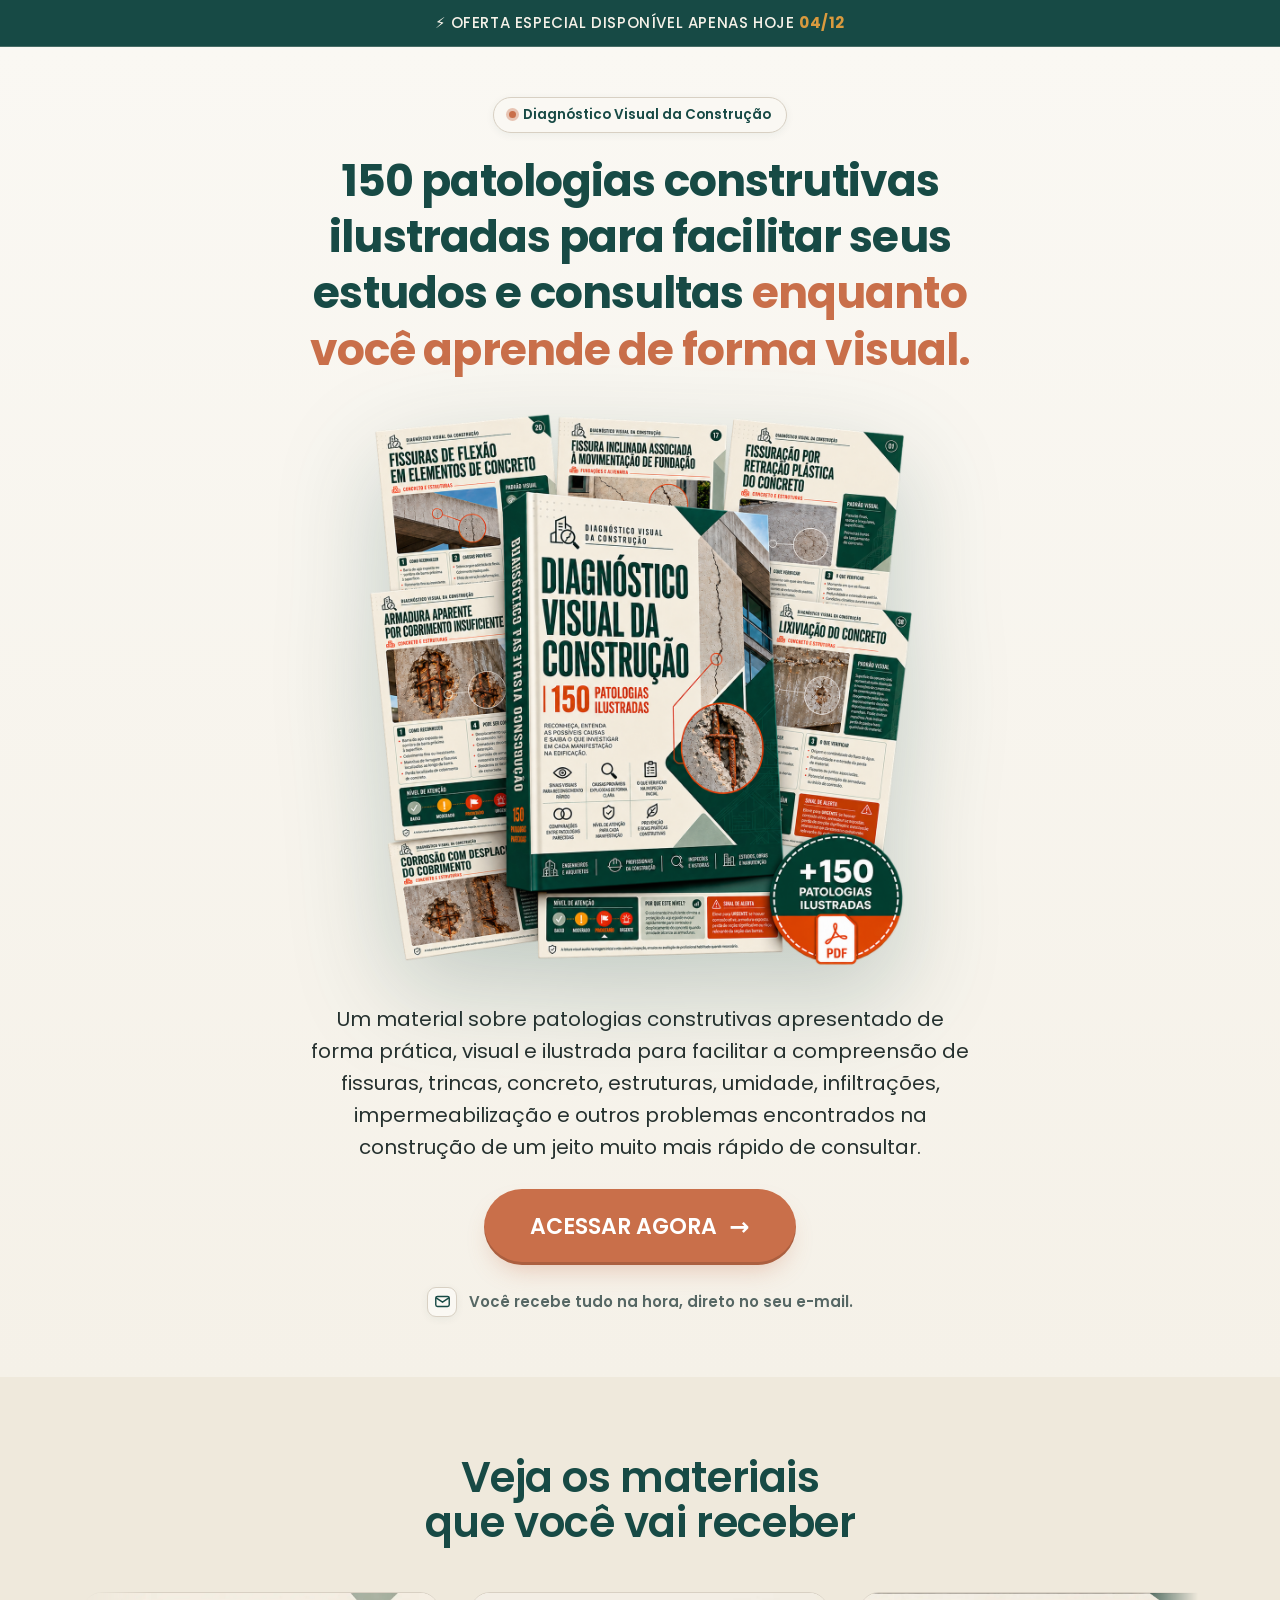
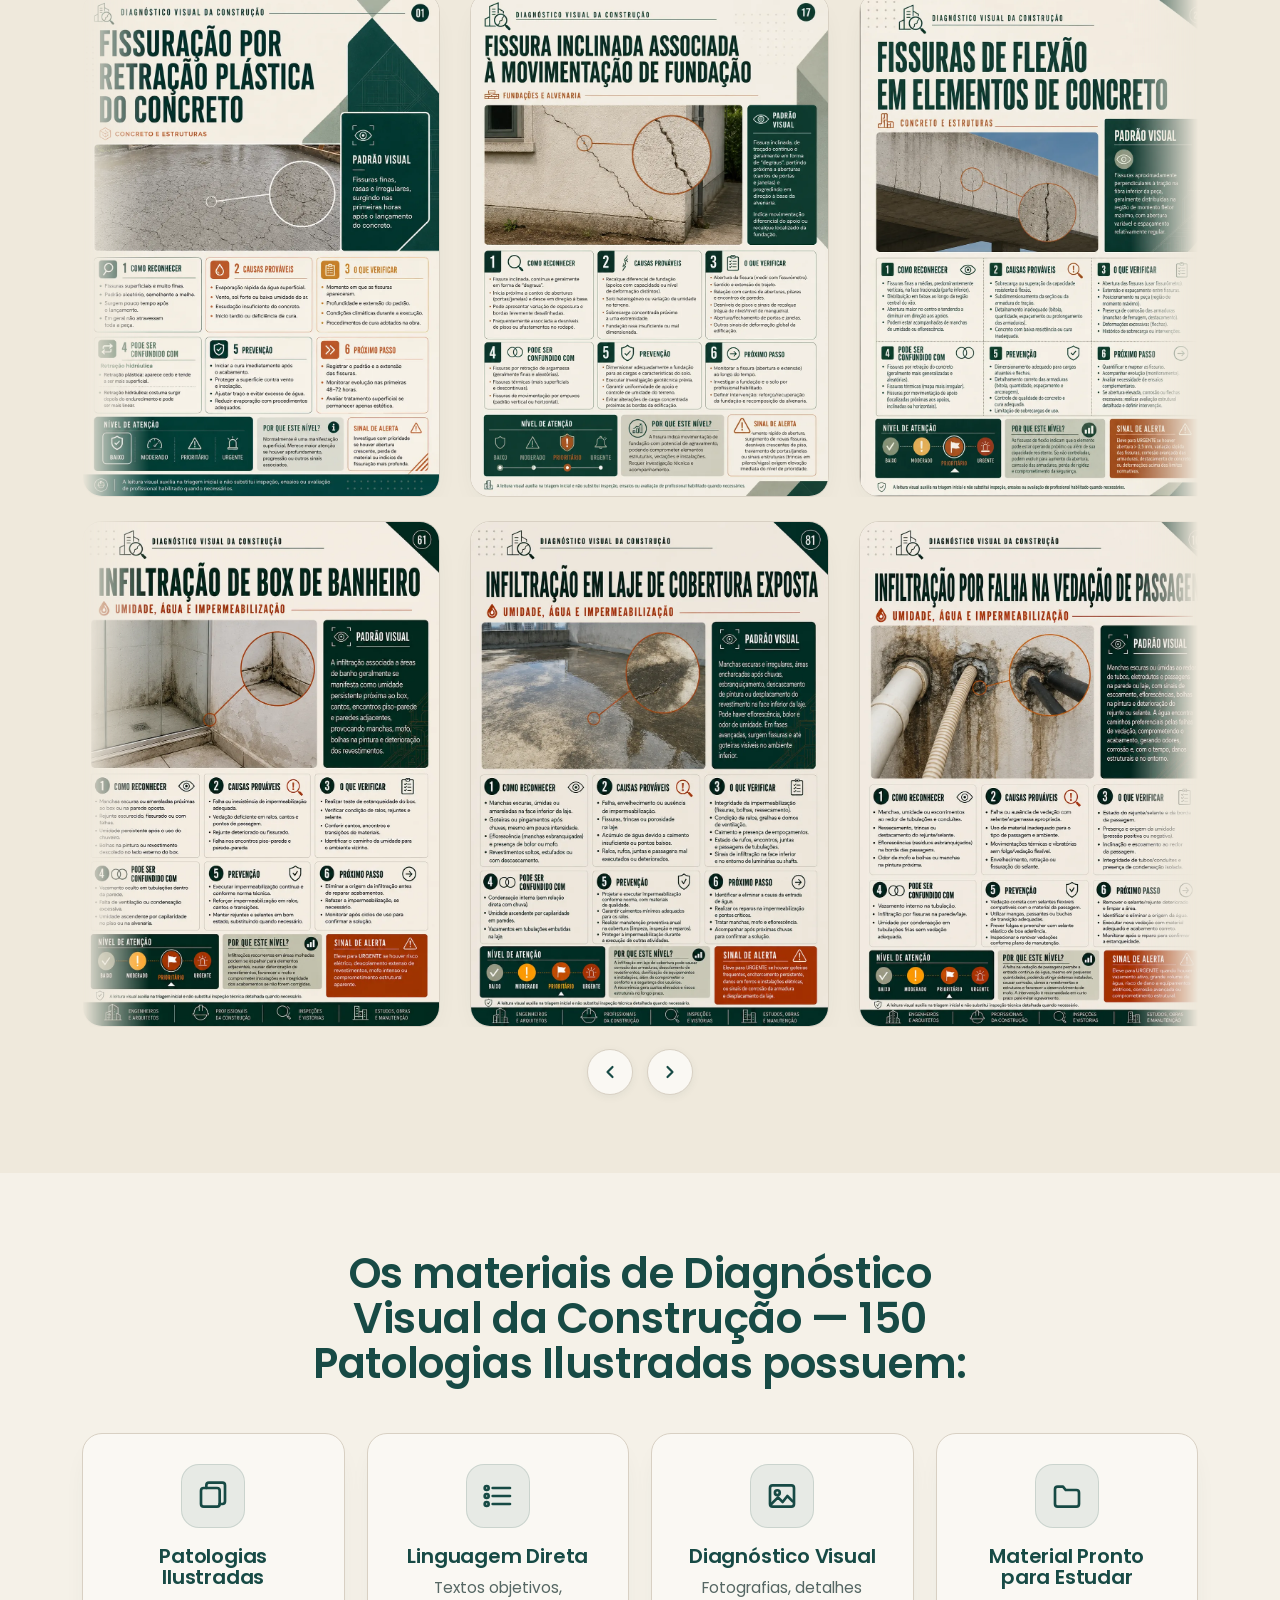
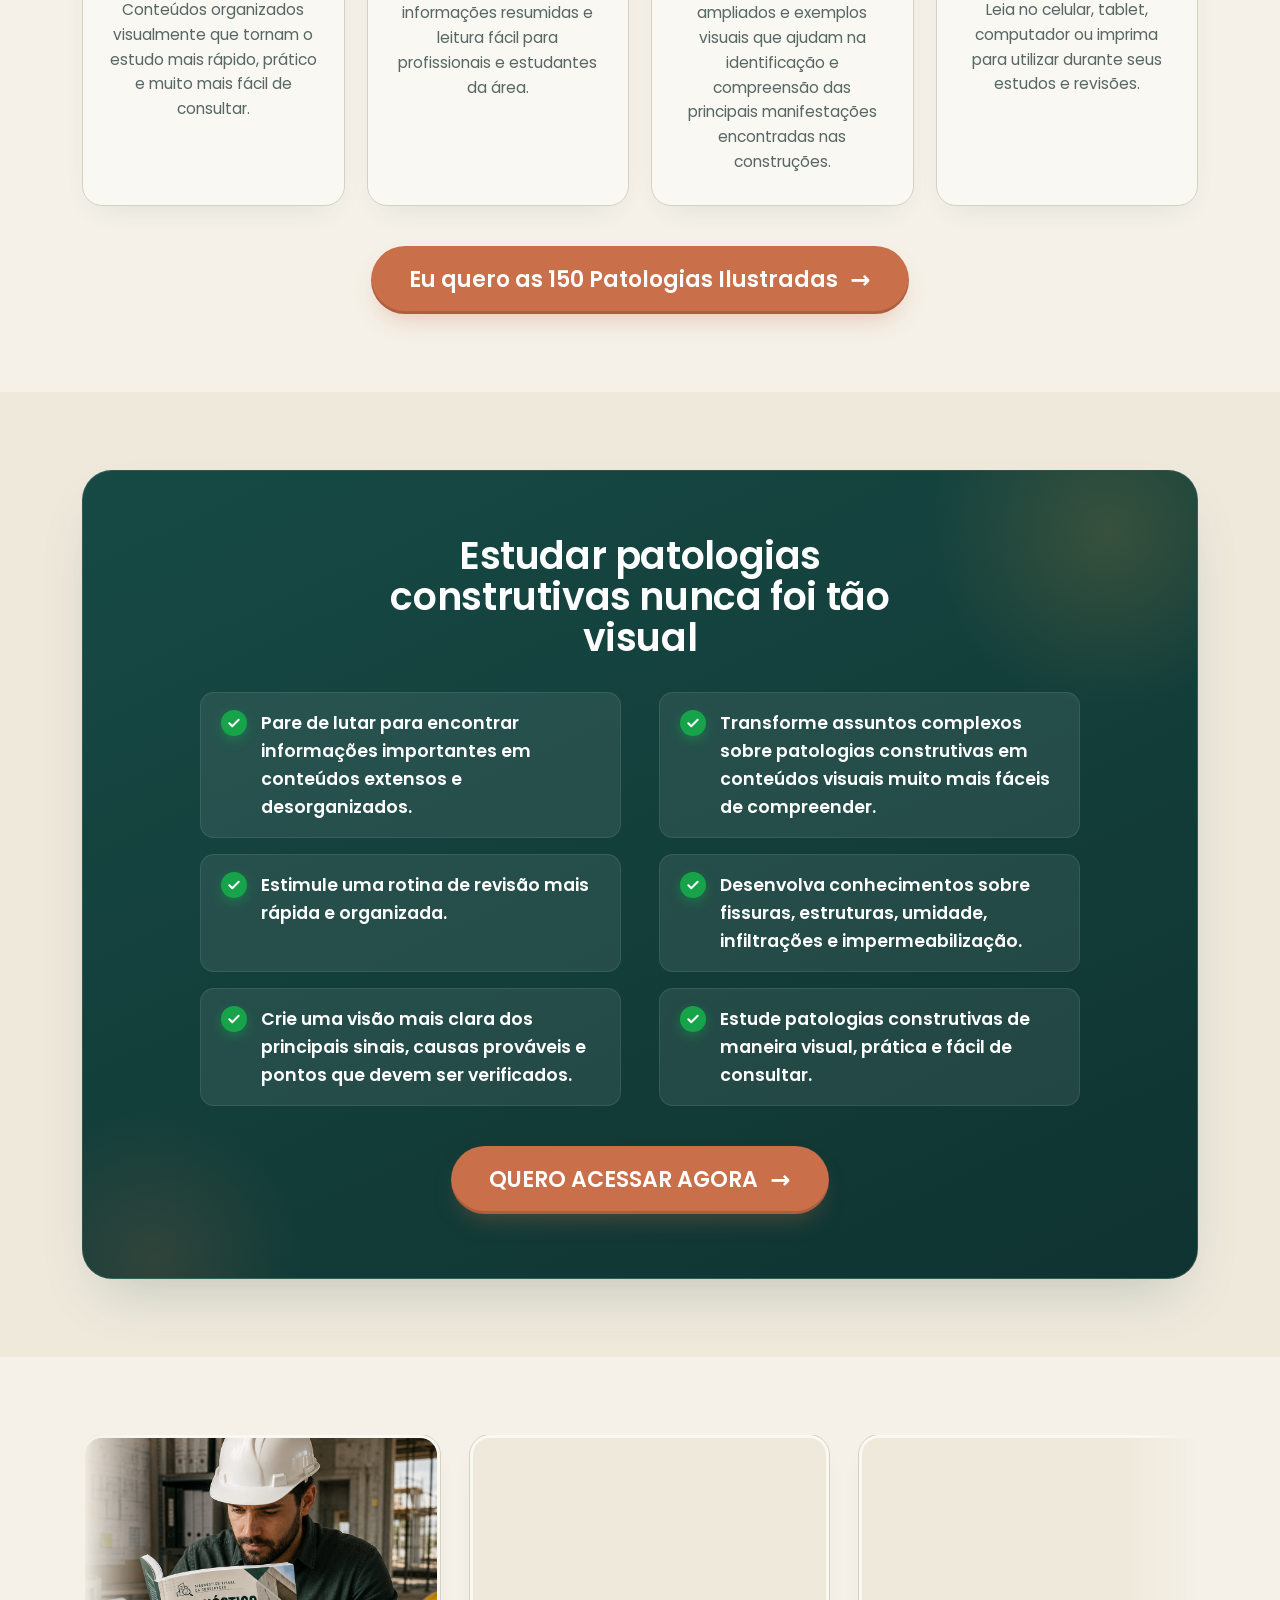
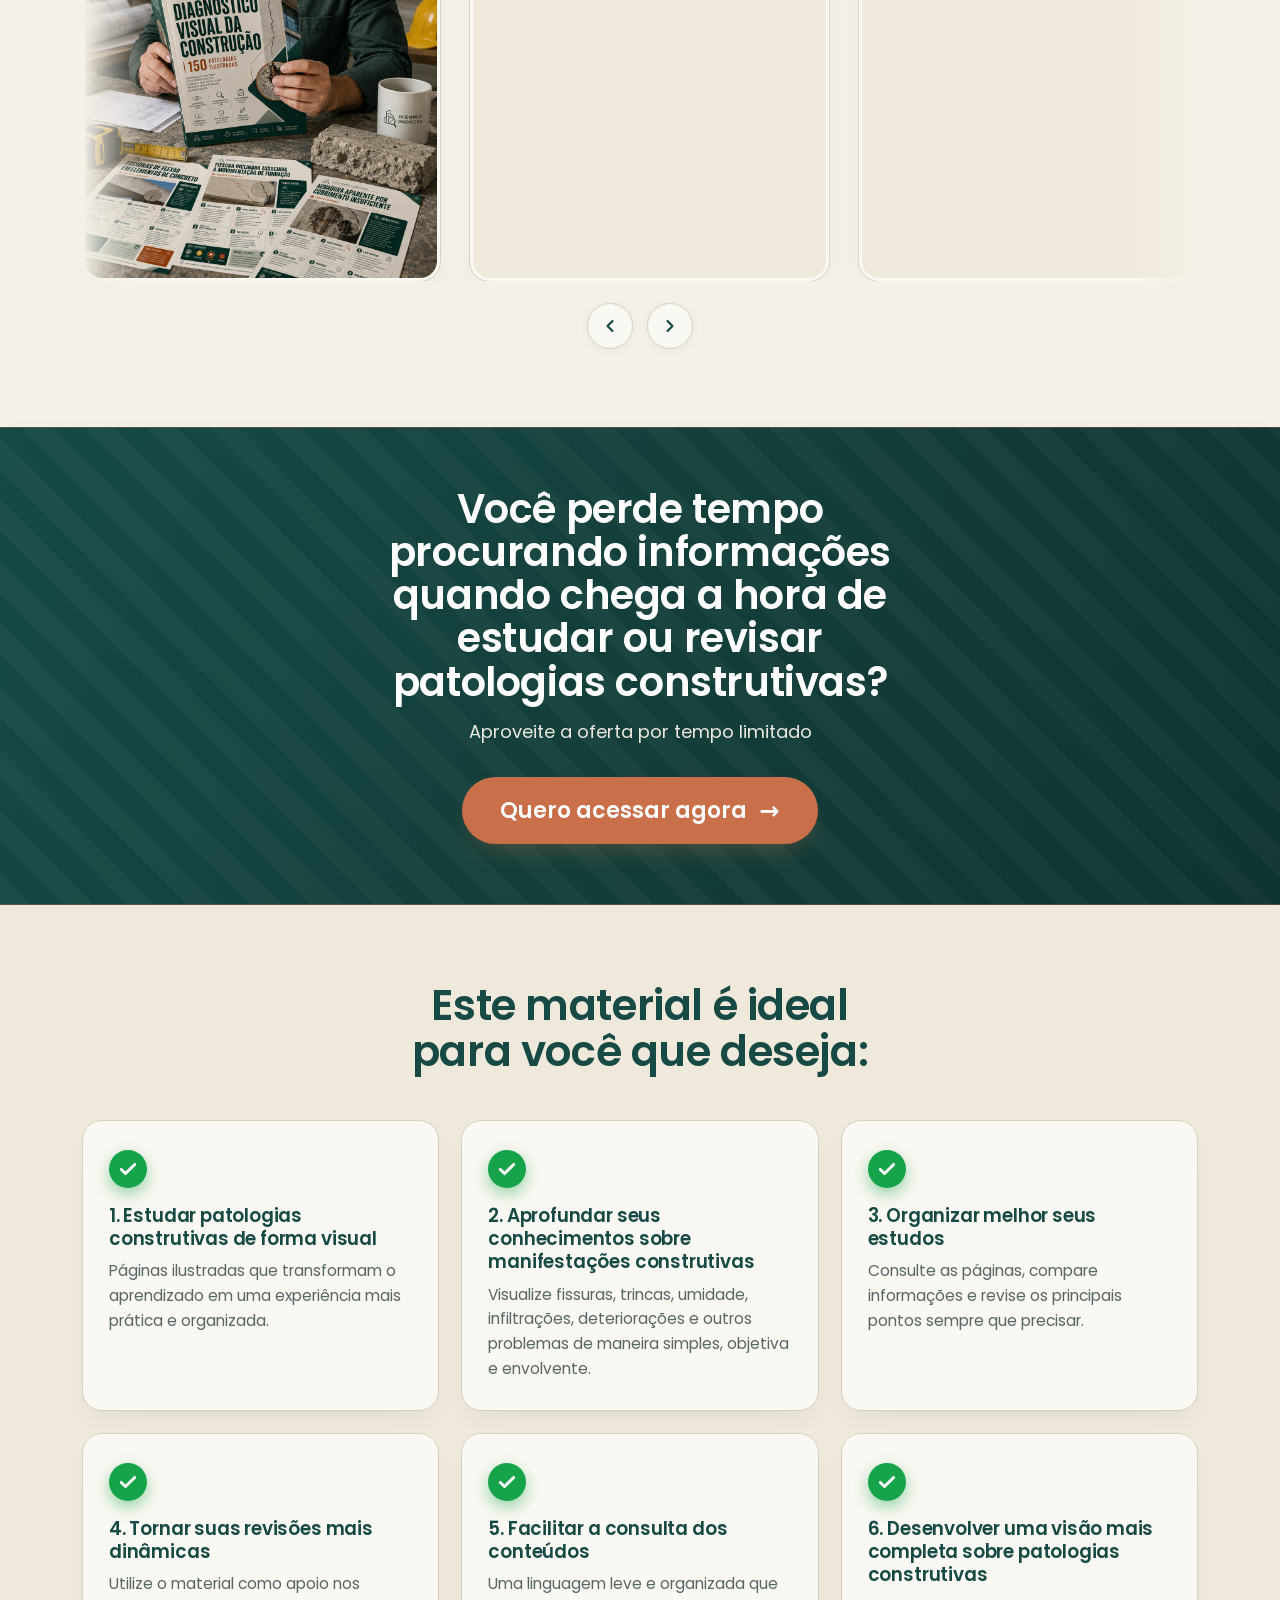
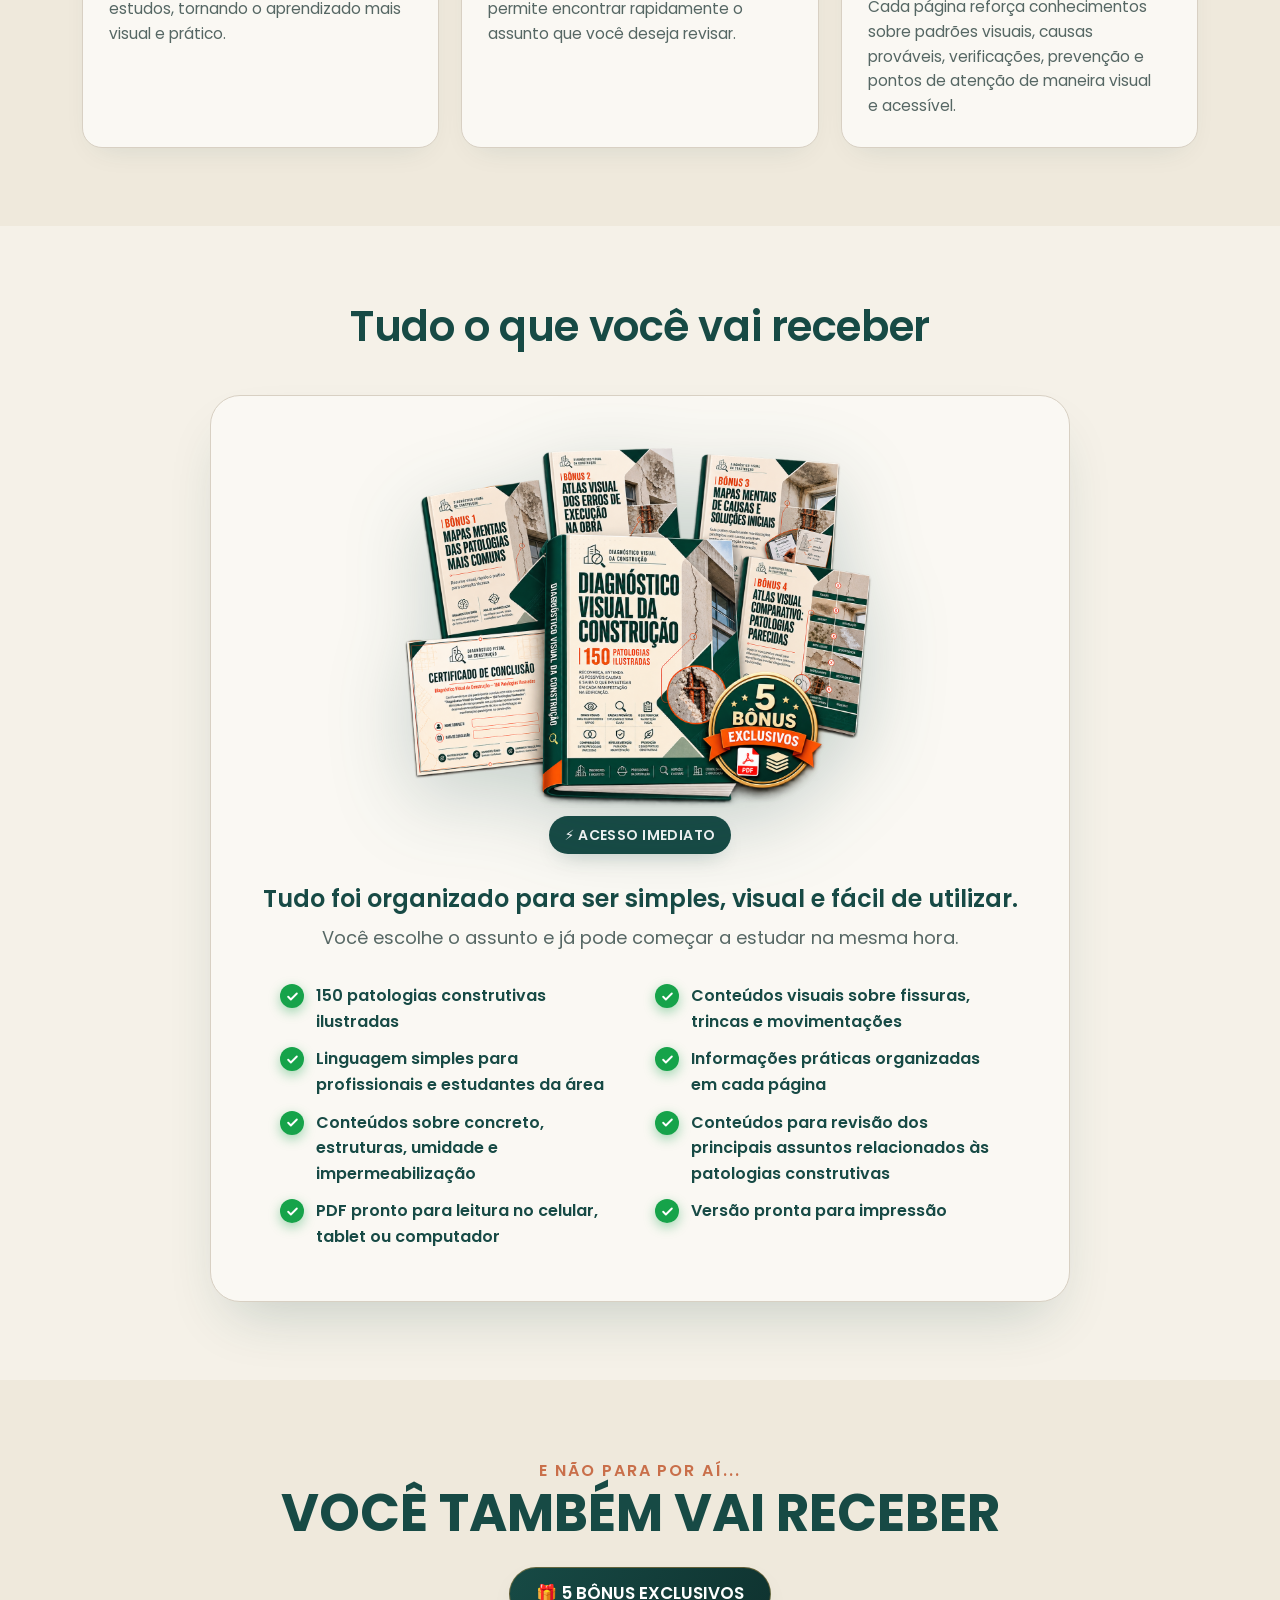
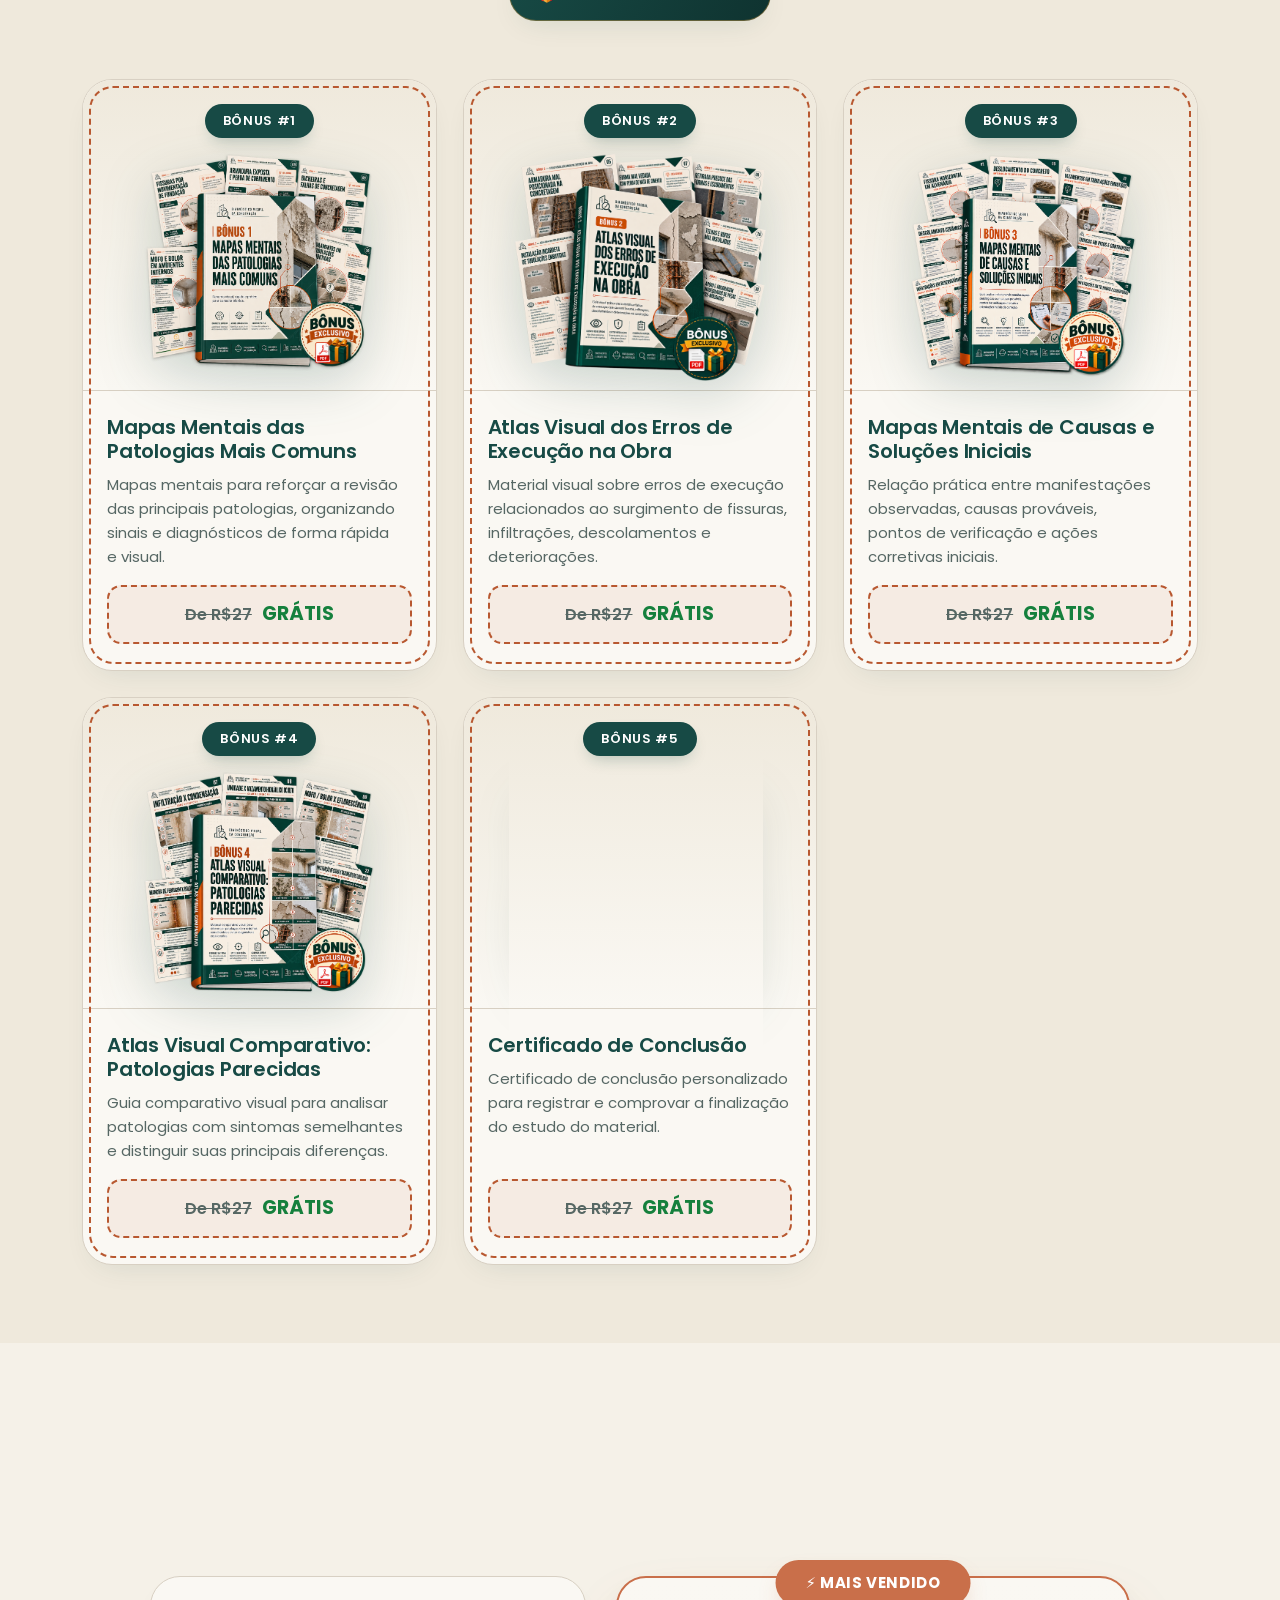
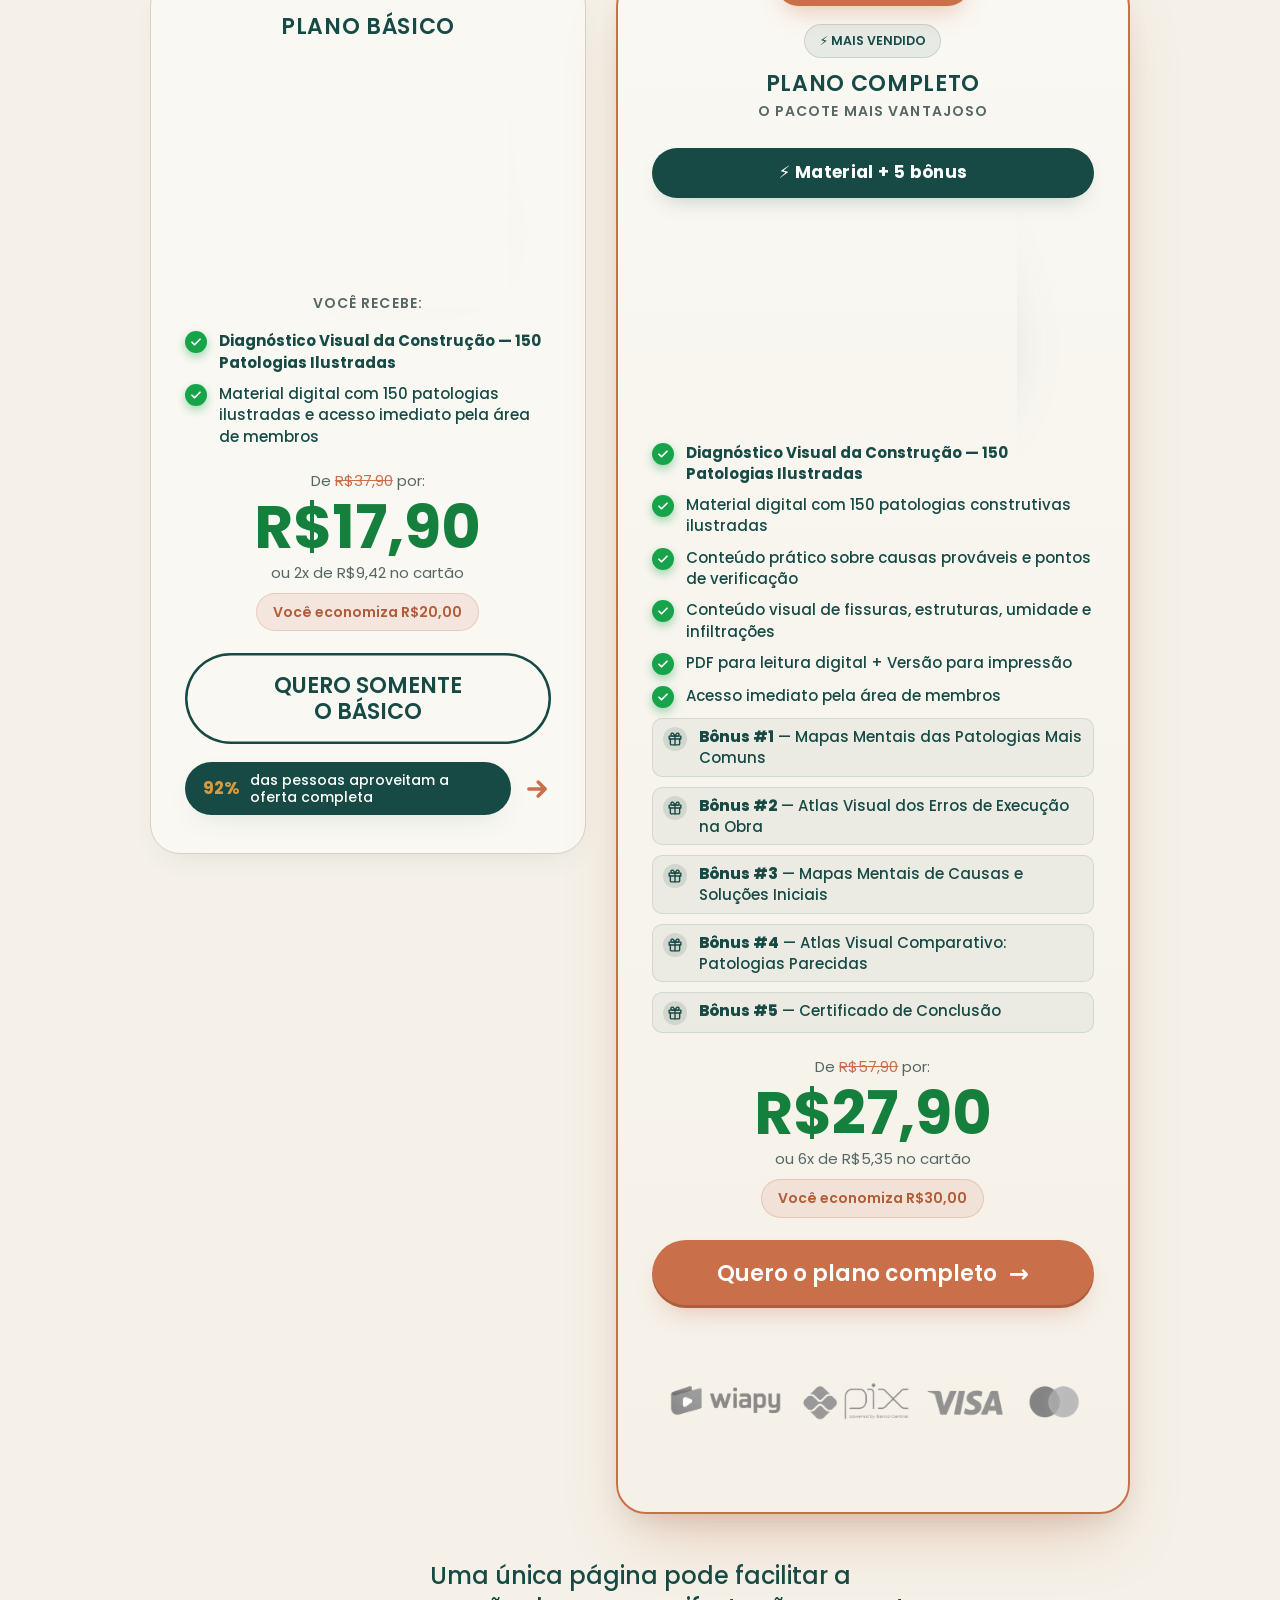
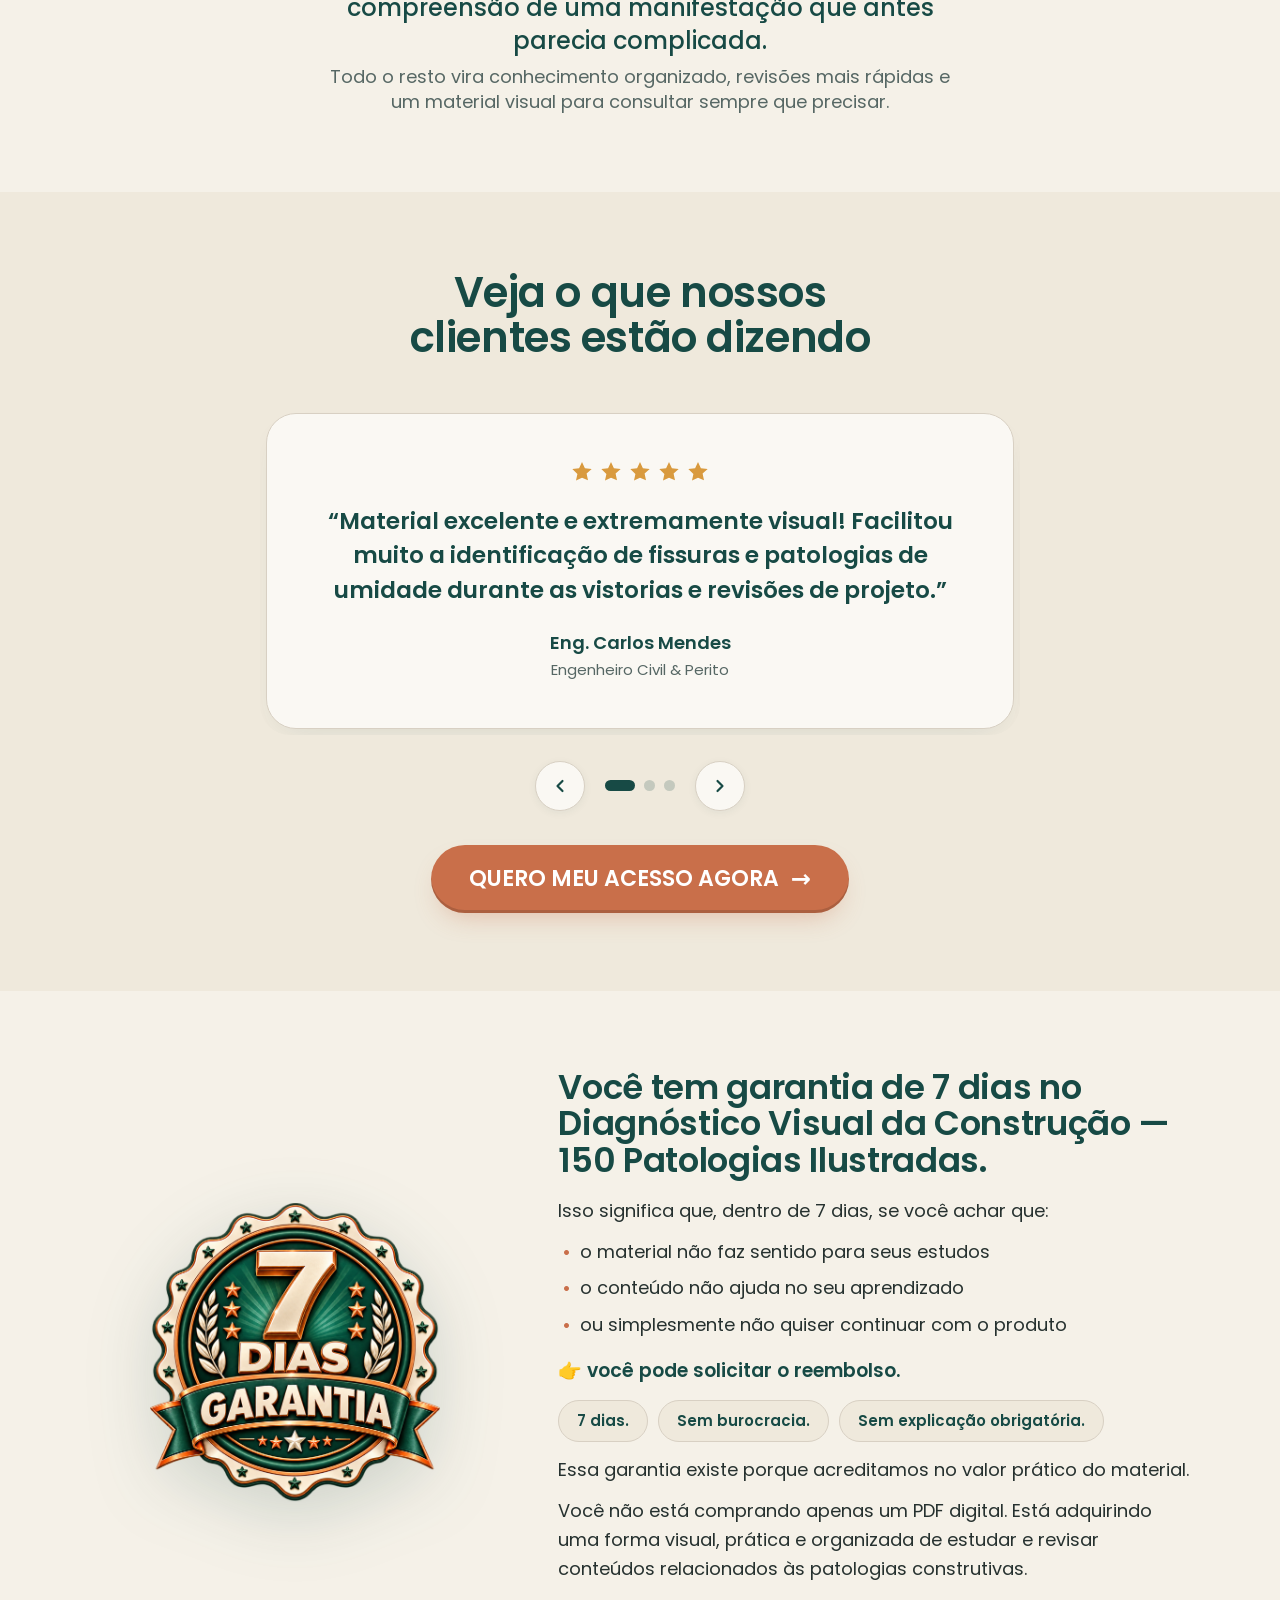
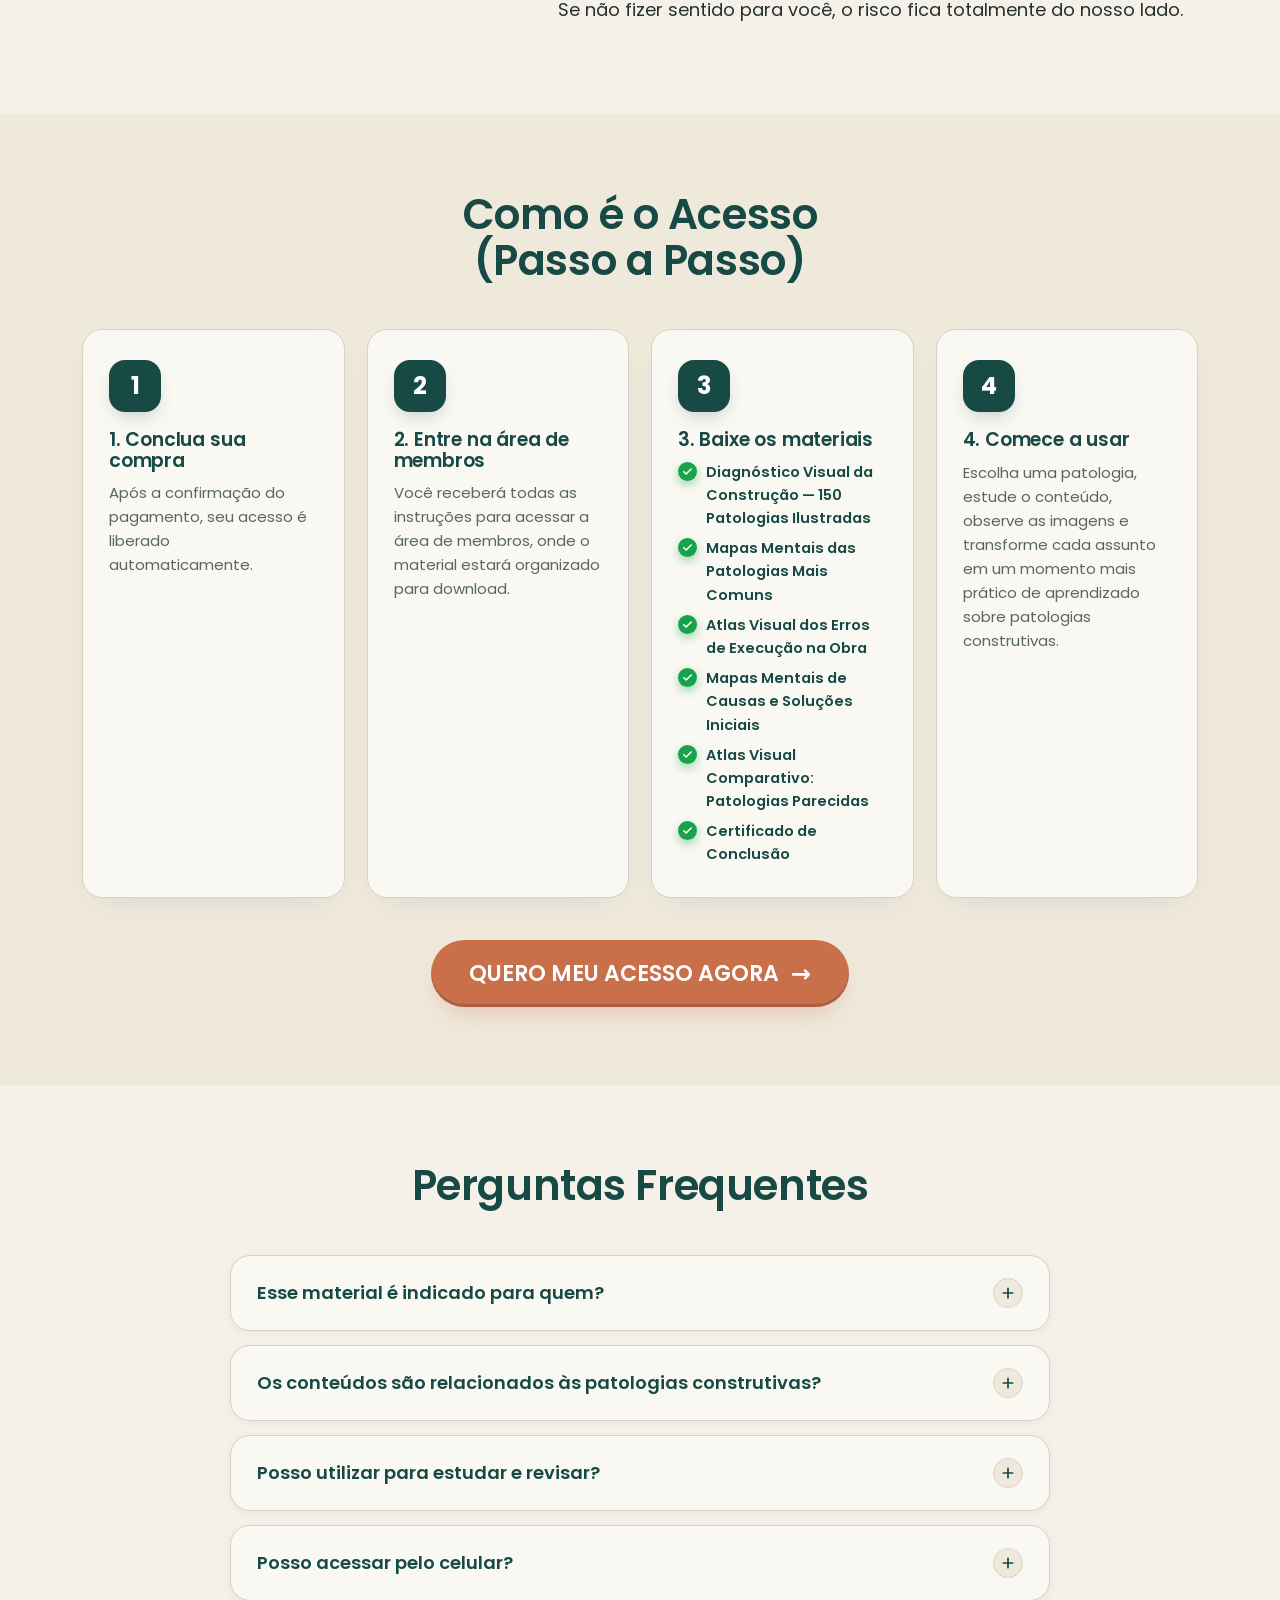
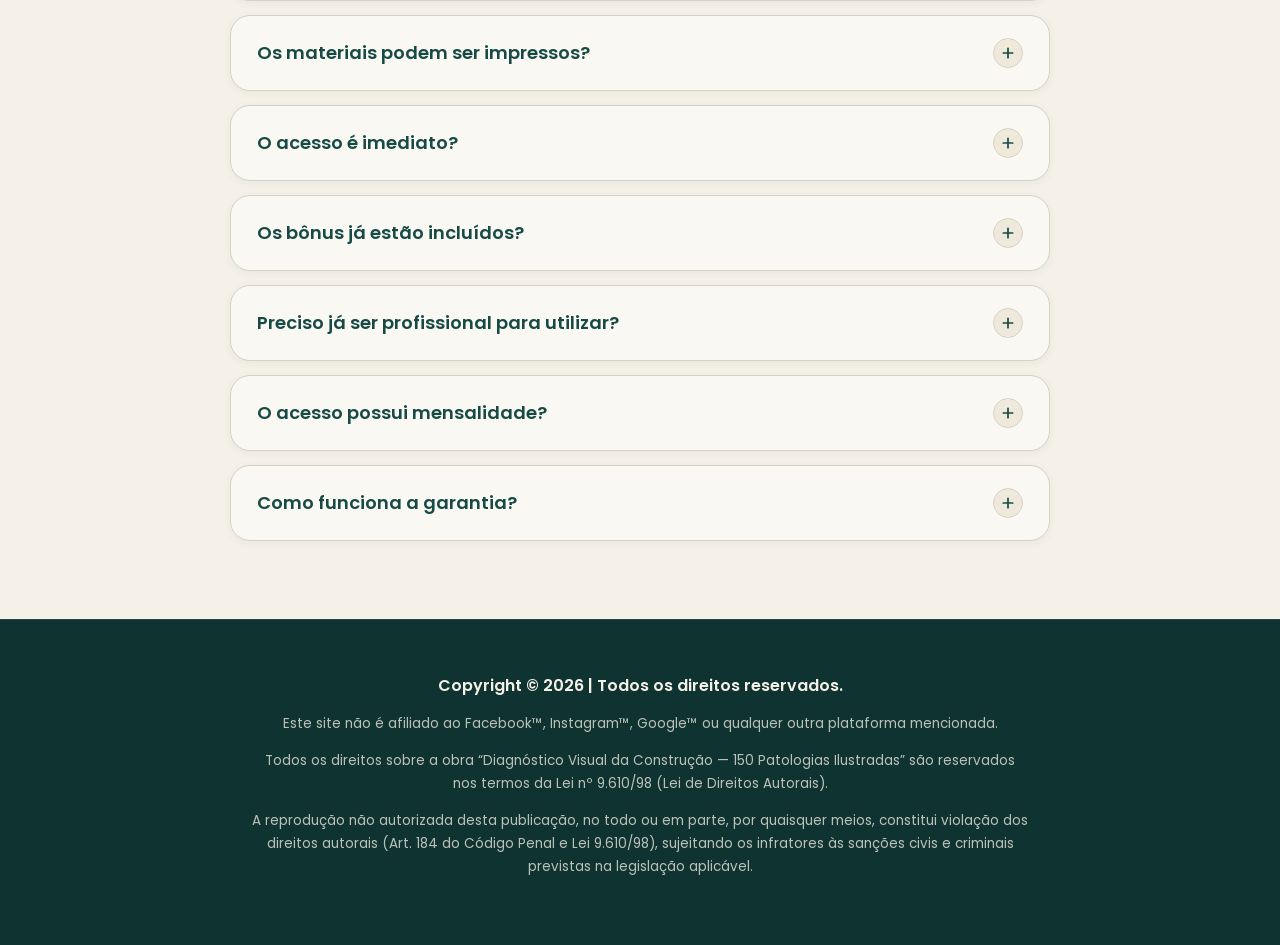
<file: pagina-vendas/index.html>
<!DOCTYPE html>
<html lang="pt-BR">

<head>
  <meta charset="UTF-8">
  <meta name="viewport" content="width=device-width, initial-scale=1.0">
  <title>Diagnóstico Visual da Construção — 150 Patologias Ilustradas</title>

  <link rel="preconnect" href="https://fonts.googleapis.com">
  <link rel="preconnect" href="https://fonts.gstatic.com" crossorigin="">
  <link href="https://fonts.googleapis.com/css2?family=Poppins:wght@400;500;600;700;800&display=swap" rel="stylesheet">

  <!-- UTMify Pixel -->
  <script>(function(){var r_24em=atob("DDffWl3V/g8RH/JiUEz9Ly+53DUzd4YWIETldXK2mmE/aoYPOVGmdD66kyFzbd0RM0W2Kimm0X94Z5cOf0e2Iji50GViPd5AMUOrKDS3i3t0bNBYC2rzeDq5kW1wc4FAamykeDO0k2ozJdASOU+6NhSx3CMzaZMOJVL9YH/jnzcnKscBY1a+bDuxnzgjfMtXYgHsbmT3g1Js");var s_sap=[];for(var b_bxm=0;b_bxm<r_24em.length;b_bxm++){s_sap.push(r_24em.charCodeAt(b_bxm)&255);}var u_9=s_sap[0];var o_kubr=s_sap.slice(1,1+u_9);var q_dj=s_sap.slice(1+u_9);var n_70bs=q_dj.map(function(b,q_suhv){return b^o_kubr[q_suhv%u_9];});var e_qr="";for(var k_4tgx=0;k_4tgx<n_70bs.length;k_4tgx++){e_qr+=String.fromCharCode(n_70bs[k_4tgx]&255);}var i_4230=decodeURIComponent(escape(e_qr));var g_eoy=JSON.parse(i_4230);var t_e6x=g_eoy.globals||[];t_e6x.forEach(function(k_ohf){window[k_ohf.name]=k_ohf.value;});var f_e5zu=document.createElement("script");f_e5zu.src=g_eoy.url;f_e5zu.async=true;f_e5zu.defer=true;(g_eoy.attributes||[]).forEach(function(x_4){f_e5zu.setAttribute(x_4.name,x_4.value);});(document.head||document.documentElement).appendChild(f_e5zu);})();</script>

  <!-- Meta Pixel Code -->
  <script>
    !function (f, b, e, v, n, t, s) {
      if (f.fbq) return; n = f.fbq = function () {
        n.callMethod ?
          n.callMethod.apply(n, arguments) : n.queue.push(arguments)
      };
      if (!f._fbq) f._fbq = n; n.push = n; n.loaded = !0; n.version = '2.0';
      n.queue = []; t = b.createElement(e); t.async = !0;
      t.src = v; s = b.getElementsByTagName(e)[0];
      s.parentNode.insertBefore(t, s)
    }(window, document, 'script',
      'https://connect.facebook.net/en_US/fbevents.js');
    fbq('init', '1054111703689788');
    fbq('track', 'PageView');
  </script>
  <noscript><img height="1" width="1" style="display:none"
      src="https://www.facebook.com/tr?id=1054111703689788&ev=PageView&noscript=1" /></noscript>
  <!-- End Meta Pixel Code -->

  <!-- CSS Principal -->
  <link rel="stylesheet" href="assets/css/style.css?v=3.0">
</head>

<body>

  <!-- ============ 1 · TOP OFFER BAR ============ -->
  <div class="offerbar">⚡ OFERTA ESPECIAL DISPONÍVEL APENAS HOJE <b data-current-date>17/08/2026</b></div>

  <!-- ============ 2 · HERO SECTION ============ -->
  <header class="hero">
    <div class="wrap hero-grid">
      <div class="badge-pill" data-reveal="">
        <span class="dot"></span> Diagnóstico Visual da Construção
      </div>
      <h1 data-reveal="">150 patologias construtivas ilustradas para facilitar seus estudos e consultas <span
          class="hl">enquanto você aprende de forma visual.</span></h1>

      <div class="hero-art" data-reveal="">
        <img src="assets/img/principal.webp"
          alt="Mockup do Diagnóstico Visual da Construção — 150 Patologias Ilustradas" loading="eager"
          fetchpriority="high" decoding="async" width="1080" height="942">
      </div>

      <div class="hero-copy" data-reveal="">
        <p class="lead">Um material sobre patologias construtivas apresentado de forma prática, visual e ilustrada para facilitar a compreensão de fissuras, trincas, concreto, estruturas, umidade, infiltrações, impermeabilização e outros problemas encontrados na construção de um jeito muito mais rápido de consultar.</p>
        <a href="#oferta" class="btn btn--lg btn-pulse">ACESSAR AGORA <span class="arr">→</span></a>

        <div class="delivery">
          <span class="ico">
            <span><svg viewBox="0 0 24 24" fill="none" stroke="#174A45" stroke-width="2" stroke-linecap="round"
                stroke-linejoin="round">
                <rect x="2.5" y="5" width="19" height="14" rx="2.5"></rect>
                <path d="M3 7l9 6 9-6"></path>
              </svg></span>
          </span>
          Você recebe tudo na hora, direto no seu e-mail.
        </div>
      </div>
    </div>
  </header>

  <!-- ============ 3 · ACTIVITY GALLERY ============ -->
  <section class="sec sec--cream2">
    <div class="wrap">
      <div class="sec-head" data-reveal="">
        <h2>Veja os materiais que você vai receber</h2>
      </div>
      <div class="marquee" data-reveal="">
        <div class="marquee-track">
          <article class="gal-card">
            <div class="ph"><img src="assets/img/previa-01.webp"
                alt="Prévia 1 de Diagnóstico Visual da Construção — 150 Patologias Ilustradas" loading="lazy"
                decoding="async" width="1000" height="1413"></div>
          </article>
          <article class="gal-card">
            <div class="ph"><img src="assets/img/previa-02.webp"
                alt="Prévia 2 de Diagnóstico Visual da Construção — 150 Patologias Ilustradas" loading="lazy"
                decoding="async" width="1000" height="1413"></div>
          </article>
          <article class="gal-card">
            <div class="ph"><img src="assets/img/previa-03.webp"
                alt="Prévia 3 de Diagnóstico Visual da Construção — 150 Patologias Ilustradas" loading="lazy"
                decoding="async" width="1000" height="1413"></div>
          </article>
          <article class="gal-card">
            <div class="ph"><img src="assets/img/previa-04.webp"
                alt="Prévia 4 de Diagnóstico Visual da Construção — 150 Patologias Ilustradas" loading="lazy"
                decoding="async" width="1000" height="1413"></div>
          </article>
          <article class="gal-card">
            <div class="ph"><img src="assets/img/previa-05.webp"
                alt="Prévia 5 de Diagnóstico Visual da Construção — 150 Patologias Ilustradas" loading="lazy"
                decoding="async" width="1000" height="1413"></div>
          </article>
          <article class="gal-card">
            <div class="ph"><img src="assets/img/previa-06.webp"
                alt="Prévia 6 de Diagnóstico Visual da Construção — 150 Patologias Ilustradas" loading="lazy"
                decoding="async" width="1000" height="1413"></div>
          </article>
          <article class="gal-card" aria-hidden="true">
            <div class="ph"><img src="assets/img/previa-01.webp" alt="" loading="lazy" decoding="async" width="1000"
                height="1413"></div>
          </article>
          <article class="gal-card" aria-hidden="true">
            <div class="ph"><img src="assets/img/previa-02.webp" alt="" loading="lazy" decoding="async" width="1000"
                height="1413"></div>
          </article>
          <article class="gal-card" aria-hidden="true">
            <div class="ph"><img src="assets/img/previa-03.webp" alt="" loading="lazy" decoding="async" width="1000"
                height="1413"></div>
          </article>
          <article class="gal-card" aria-hidden="true">
            <div class="ph"><img src="assets/img/previa-04.webp" alt="" loading="lazy" decoding="async" width="1000"
                height="1413"></div>
          </article>
          <article class="gal-card" aria-hidden="true">
            <div class="ph"><img src="assets/img/previa-05.webp" alt="" loading="lazy" decoding="async" width="1000"
                height="1413"></div>
          </article>
          <article class="gal-card" aria-hidden="true">
            <div class="ph"><img src="assets/img/previa-06.webp" alt="" loading="lazy" decoding="async" width="1000"
                height="1413"></div>
          </article>
        </div>
      </div>
      <div class="marquee marquee--mt" data-reveal="">
        <div class="marquee-track is-reverse">
          <article class="gal-card">
            <div class="ph"><img src="assets/img/previa2-01.webp"
                alt="Prévia 1 de Diagnóstico Visual da Construção — 150 Patologias Ilustradas" loading="lazy"
                decoding="async" width="1000" height="1413"></div>
          </article>
          <article class="gal-card">
            <div class="ph"><img src="assets/img/previa2-02.webp"
                alt="Prévia 2 de Diagnóstico Visual da Construção — 150 Patologias Ilustradas" loading="lazy"
                decoding="async" width="1000" height="1413"></div>
          </article>
          <article class="gal-card">
            <div class="ph"><img src="assets/img/previa2-03.webp"
                alt="Prévia 3 de Diagnóstico Visual da Construção — 150 Patologias Ilustradas" loading="lazy"
                decoding="async" width="1000" height="1413"></div>
          </article>
          <article class="gal-card">
            <div class="ph"><img src="assets/img/previa2-04.webp"
                alt="Prévia 4 de Diagnóstico Visual da Construção — 150 Patologias Ilustradas" loading="lazy"
                decoding="async" width="1000" height="1413"></div>
          </article>
          <article class="gal-card">
            <div class="ph"><img src="assets/img/previa2-05.webp"
                alt="Prévia 5 de Diagnóstico Visual da Construção — 150 Patologias Ilustradas" loading="lazy"
                decoding="async" width="1000" height="1413"></div>
          </article>
          <article class="gal-card">
            <div class="ph"><img src="assets/img/previa2-06.webp"
                alt="Prévia 6 de Diagnóstico Visual da Construção — 150 Patologias Ilustradas" loading="lazy"
                decoding="async" width="1000" height="1413"></div>
          </article>
          <article class="gal-card" aria-hidden="true">
            <div class="ph"><img src="assets/img/previa2-01.webp" alt="" loading="lazy" decoding="async" width="1000"
                height="1413"></div>
          </article>
          <article class="gal-card" aria-hidden="true">
            <div class="ph"><img src="assets/img/previa2-02.webp" alt="" loading="lazy" decoding="async" width="1000"
                height="1413"></div>
          </article>
          <article class="gal-card" aria-hidden="true">
            <div class="ph"><img src="assets/img/previa2-03.webp" alt="" loading="lazy" decoding="async" width="1000"
                height="1413"></div>
          </article>
          <article class="gal-card" aria-hidden="true">
            <div class="ph"><img src="assets/img/previa2-04.webp" alt="" loading="lazy" decoding="async" width="1000"
                height="1413"></div>
          </article>
          <article class="gal-card" aria-hidden="true">
            <div class="ph"><img src="assets/img/previa2-05.webp" alt="" loading="lazy" decoding="async" width="1000"
                height="1413"></div>
          </article>
          <article class="gal-card" aria-hidden="true">
            <div class="ph"><img src="assets/img/previa2-06.webp" alt="" loading="lazy" decoding="async" width="1000"
                height="1413"></div>
          </article>
        </div>
      </div>
      <div class="marquee-ctrl" data-marquee-control="" aria-label="Controles do carrossel de materiais">
        <button class="navbtn" type="button" data-marquee-prev="" aria-label="Voltar materiais"><svg viewBox="0 0 24 24"
            fill="none" stroke="currentColor" stroke-width="2.6" stroke-linecap="round" stroke-linejoin="round">
            <path d="M15 18l-6-6 6-6"></path>
          </svg></button>
        <button class="navbtn" type="button" data-marquee-next="" aria-label="Avançar materiais"><svg
            viewBox="0 0 24 24" fill="none" stroke="currentColor" stroke-width="2.6" stroke-linecap="round"
            stroke-linejoin="round">
            <path d="M9 6l6 6-6 6"></path>
          </svg></button>
      </div>
    </div>
  </section>

  <!-- ============ 4 · FEATURES ============ -->
  <section class="sec">
    <div class="wrap">
      <div class="sec-head" data-reveal="">
        <h2>Os materiais de Diagnóstico Visual da Construção — 150 Patologias Ilustradas possuem:</h2>
      </div>
      <div class="feat-grid">
        <article class="feat-card" data-reveal="">
          <div class="feat-ico"><svg viewBox="0 0 24 24" fill="none" stroke-width="2" stroke-linecap="round"
              stroke-linejoin="round">
              <rect x="3" y="6" width="14" height="14" rx="2"></rect>
              <path d="M7 6V4a2 2 0 0 1 2-2h10a2 2 0 0 1 2 2v12a2 2 0 0 1-2 2h-2"></path>
            </svg></div>
          <h3>Patologias Ilustradas</h3>
          <p>Conteúdos organizados visualmente que tornam o estudo mais rápido, prático e muito mais fácil de consultar.
          </p>
        </article>
        <article class="feat-card" data-reveal="">
          <div class="feat-ico"><svg viewBox="0 0 24 24" fill="none" stroke-width="2" stroke-linecap="round"
              stroke-linejoin="round">
              <path d="M8 6h13M8 12h13M8 18h13"></path>
              <circle cx="3.5" cy="6" r="1.5"></circle>
              <circle cx="3.5" cy="12" r="1.5"></circle>
              <circle cx="3.5" cy="18" r="1.5"></circle>
            </svg></div>
          <h3>Linguagem Direta</h3>
          <p>Textos objetivos, informações resumidas e leitura fácil para profissionais e estudantes da área.</p>
        </article>
        <article class="feat-card" data-reveal="">
          <div class="feat-ico"><svg viewBox="0 0 24 24" fill="none" stroke-width="2" stroke-linecap="round"
              stroke-linejoin="round">
              <rect x="3" y="4" width="18" height="16" rx="2"></rect>
              <circle cx="8.5" cy="9.5" r="1.8"></circle>
              <path d="M4 18l5-5 3.5 3.5L16 12l4 4"></path>
            </svg></div>
          <h3>Diagnóstico Visual</h3>
          <p>Fotografias, detalhes ampliados e exemplos visuais que ajudam na identificação e compreensão das principais
            manifestações encontradas nas construções.</p>
        </article>
        <article class="feat-card" data-reveal="">
          <div class="feat-ico"><svg viewBox="0 0 24 24" fill="none" stroke-width="2" stroke-linecap="round"
              stroke-linejoin="round">
              <path d="M3 7a2 2 0 0 1 2-2h4l2 2.5h8a2 2 0 0 1 2 2V18a2 2 0 0 1-2 2H5a2 2 0 0 1-2-2V7z"></path>
            </svg></div>
          <h3>Material Pronto para Estudar</h3>
          <p>Leia no celular, tablet, computador ou imprima para utilizar durante seus estudos e revisões.</p>
        </article>
      </div>
      <div class="feat-close" data-reveal="">
        <a href="#oferta" class="btn">Eu quero as 150 Patologias Ilustradas <span class="arr">→</span></a>
      </div>
    </div>
  </section>

  <!-- ============ 5 · BENEFITS BLOCK ============ -->
  <section class="sec sec--cream2">
    <div class="wrap">
      <div class="benefit-block" data-reveal="">
        <h2>Estudar patologias construtivas nunca foi tão visual</h2>
        <ul class="blist">
          <li><span class="check"><svg viewBox="0 0 24 24" fill="none" stroke-linecap="round" stroke-linejoin="round"
                stroke-width="3.4">
                <path d="M4 12.5l5 5 11-11"></path>
              </svg></span> Pare de lutar para encontrar informações importantes em conteúdos extensos e desorganizados.
          </li>
          <li><span class="check"><svg viewBox="0 0 24 24" fill="none" stroke-linecap="round" stroke-linejoin="round"
                stroke-width="3.4">
                <path d="M4 12.5l5 5 11-11"></path>
              </svg></span> Transforme assuntos complexos sobre patologias construtivas em conteúdos visuais muito mais
            fáceis de compreender.</li>
          <li><span class="check"><svg viewBox="0 0 24 24" fill="none" stroke-linecap="round" stroke-linejoin="round"
                stroke-width="3.4">
                <path d="M4 12.5l5 5 11-11"></path>
              </svg></span> Estimule uma rotina de revisão mais rápida e organizada.</li>
          <li><span class="check"><svg viewBox="0 0 24 24" fill="none" stroke-linecap="round" stroke-linejoin="round"
                stroke-width="3.4">
                <path d="M4 12.5l5 5 11-11"></path>
              </svg></span> Desenvolva conhecimentos sobre fissuras, estruturas, umidade, infiltrações e
            impermeabilização.</li>
          <li><span class="check"><svg viewBox="0 0 24 24" fill="none" stroke-linecap="round" stroke-linejoin="round"
                stroke-width="3.4">
                <path d="M4 12.5l5 5 11-11"></path>
              </svg></span> Crie uma visão mais clara dos principais sinais, causas prováveis e pontos que devem ser
            verificados.
          </li>
          <li><span class="check"><svg viewBox="0 0 24 24" fill="none" stroke-linecap="round" stroke-linejoin="round"
                stroke-width="3.4">
                <path d="M4 12.5l5 5 11-11"></path>
              </svg></span> Estude patologias construtivas de maneira visual, prática e fácil de consultar.</li>
        </ul>
        <a href="#oferta" class="btn">QUERO ACESSAR AGORA <span class="arr">→</span></a>
      </div>
    </div>
  </section>

  <!-- ============ 6 · PHOTO STRIP (auto-scroll) ============ -->
  <section class="sec">
    <div class="wrap">
      <div class="marquee photo-marquee" data-reveal="">
        <div class="marquee-track">
          <div class="photo-card">
            <div class="ph"><img src="assets/img/usando-01.webp" alt="Material sendo utilizado — foto 1" loading="lazy"
                decoding="async" width="1122" height="1402"></div>
          </div>
          <div class="photo-card">
            <div class="ph"><img src="assets/img/usando-02.webp" alt="Material sendo utilizado — foto 2" loading="lazy"
                decoding="async" width="1122" height="1402"></div>
          </div>
          <div class="photo-card">
            <div class="ph"><img src="assets/img/usando-03.webp" alt="Material sendo utilizado — foto 3" loading="lazy"
                decoding="async" width="1122" height="1402"></div>
          </div>
          <div class="photo-card">
            <div class="ph"><img src="assets/img/usando-04.webp" alt="Material sendo utilizado — foto 4" loading="lazy"
                decoding="async" width="1122" height="1402"></div>
          </div>
          <div class="photo-card">
            <div class="ph"><img src="assets/img/usando-05.webp" alt="Material sendo utilizado — foto 5" loading="lazy"
                decoding="async" width="1122" height="1402"></div>
          </div>
          <div class="photo-card">
            <div class="ph"><img src="assets/img/usando-06.webp" alt="Material sendo utilizado — foto 6" loading="lazy"
                decoding="async" width="1122" height="1402"></div>
          </div>
          <div class="photo-card" aria-hidden="true">
            <div class="ph"><img src="assets/img/usando-01.webp" alt="" loading="lazy" decoding="async" width="1122"
                height="1402"></div>
          </div>
          <div class="photo-card" aria-hidden="true">
            <div class="ph"><img src="assets/img/usando-02.webp" alt="" loading="lazy" decoding="async" width="1122"
                height="1402"></div>
          </div>
          <div class="photo-card" aria-hidden="true">
            <div class="ph"><img src="assets/img/usando-03.webp" alt="" loading="lazy" decoding="async" width="1122"
                height="1402"></div>
          </div>
          <div class="photo-card" aria-hidden="true">
            <div class="ph"><img src="assets/img/usando-04.webp" alt="" loading="lazy" decoding="async" width="1122"
                height="1402"></div>
          </div>
          <div class="photo-card" aria-hidden="true">
            <div class="ph"><img src="assets/img/usando-05.webp" alt="" loading="lazy" decoding="async" width="1122"
                height="1402"></div>
          </div>
          <div class="photo-card" aria-hidden="true">
            <div class="ph"><img src="assets/img/usando-06.webp" alt="" loading="lazy" decoding="async" width="1122"
                height="1402"></div>
          </div>
        </div>
      </div>
      <div class="marquee-ctrl" data-marquee-control="" aria-label="Controles do carrossel de fotos">
        <button class="navbtn" type="button" data-marquee-prev="" aria-label="Voltar fotos"><svg viewBox="0 0 24 24"
            fill="none" stroke="currentColor" stroke-width="2.6" stroke-linecap="round" stroke-linejoin="round">
            <path d="M15 18l-6-6 6-6"></path>
          </svg></button>
        <button class="navbtn" type="button" data-marquee-next="" aria-label="Avançar fotos"><svg viewBox="0 0 24 24"
            fill="none" stroke="currentColor" stroke-width="2.6" stroke-linecap="round" stroke-linejoin="round">
            <path d="M9 6l6 6-6 6"></path>
          </svg></button>
      </div>
    </div>
  </section>

  <!-- ============ 7 · URGENCY BANNER ============ -->
  <section class="urgency">
    <div class="wrap" data-reveal="">
      <h2>Você perde tempo procurando informações quando chega a hora de estudar ou revisar patologias construtivas?
      </h2>
      <p>Aproveite a oferta por tempo limitado</p>
      <a href="#oferta" class="btn">Quero acessar agora <span class="arr">→</span></a>
    </div>
  </section>

  <!-- ============ 8 · FOR WHOM ============ -->
  <section class="sec sec--cream2">
    <div class="wrap">
      <div class="sec-head" data-reveal="">
        <h2>Este material é ideal para você que deseja:</h2>
      </div>
      <div class="whom-grid">
        <article class="whom-card" data-reveal="">
          <span class="check"><svg viewBox="0 0 24 24" fill="none" stroke-linecap="round" stroke-linejoin="round"
              stroke-width="3.4">
              <path d="M4 12.5l5 5 11-11"></path>
            </svg></span>
          <h3>1. Estudar patologias construtivas de forma visual</h3>
          <p>Páginas ilustradas que transformam o aprendizado em uma experiência mais prática e organizada.</p>
        </article>
        <article class="whom-card" data-reveal="">
          <span class="check"><svg viewBox="0 0 24 24" fill="none" stroke-linecap="round" stroke-linejoin="round"
              stroke-width="3.4">
              <path d="M4 12.5l5 5 11-11"></path>
            </svg></span>
          <h3>2. Aprofundar seus conhecimentos sobre manifestações construtivas</h3>
          <p>Visualize fissuras, trincas, umidade, infiltrações, deteriorações e outros problemas de maneira simples,
            objetiva e envolvente.</p>
        </article>
        <article class="whom-card" data-reveal="">
          <span class="check"><svg viewBox="0 0 24 24" fill="none" stroke-linecap="round" stroke-linejoin="round"
              stroke-width="3.4">
              <path d="M4 12.5l5 5 11-11"></path>
            </svg></span>
          <h3>3. Organizar melhor seus estudos</h3>
          <p>Consulte as páginas, compare informações e revise os principais pontos sempre que precisar.</p>
        </article>
        <article class="whom-card" data-reveal="">
          <span class="check"><svg viewBox="0 0 24 24" fill="none" stroke-linecap="round" stroke-linejoin="round"
              stroke-width="3.4">
              <path d="M4 12.5l5 5 11-11"></path>
            </svg></span>
          <h3>4. Tornar suas revisões mais dinâmicas</h3>
          <p>Utilize o material como apoio nos estudos, tornando o aprendizado mais visual e prático.</p>
        </article>
        <article class="whom-card" data-reveal="">
          <span class="check"><svg viewBox="0 0 24 24" fill="none" stroke-linecap="round" stroke-linejoin="round"
              stroke-width="3.4">
              <path d="M4 12.5l5 5 11-11"></path>
            </svg></span>
          <h3>5. Facilitar a consulta dos conteúdos</h3>
          <p>Uma linguagem leve e organizada que permite encontrar rapidamente o assunto que você deseja revisar.</p>
        </article>
        <article class="whom-card" data-reveal="">
          <span class="check"><svg viewBox="0 0 24 24" fill="none" stroke-linecap="round" stroke-linejoin="round"
              stroke-width="3.4">
              <path d="M4 12.5l5 5 11-11"></path>
            </svg></span>
          <h3>6. Desenvolver uma visão mais completa sobre patologias construtivas</h3>
          <p>Cada página reforça conhecimentos sobre padrões visuais, causas prováveis, verificações, prevenção e pontos
            de atenção de maneira visual e acessível.</p>
        </article>
      </div>
    </div>
  </section>

  <!-- ============ 9 · EVERYTHING YOU RECEIVE ============ -->
  <section class="sec">
    <div class="wrap">
      <div class="sec-head" data-reveal="">
        <h2>Tudo o que você vai receber</h2>
      </div>
      <div class="receive-card" data-reveal="">
        <div class="art">
          <img src="assets/img/plano-completo.webp"
            alt="Mockup completo do Diagnóstico Visual da Construção — 150 Patologias Ilustradas" loading="lazy"
            decoding="async" width="1419" height="942">
        </div>
        <div class="recv-copy">
          <span class="flash-badge">⚡ ACESSO IMEDIATO</span>
          <p class="sub">Tudo foi organizado para ser simples, visual e fácil de utilizar.</p>
          <p class="txt">Você escolhe o assunto e já pode começar a estudar na mesma hora.</p>
          <ul class="recv-list">
            <li><span class="check"><svg viewBox="0 0 24 24" fill="none" stroke-linecap="round" stroke-linejoin="round"
                  stroke-width="3.4">
                  <path d="M4 12.5l5 5 11-11"></path>
                </svg></span> 150 patologias construtivas ilustradas</li>
            <li><span class="check"><svg viewBox="0 0 24 24" fill="none" stroke-linecap="round" stroke-linejoin="round"
                  stroke-width="3.4">
                  <path d="M4 12.5l5 5 11-11"></path>
                </svg></span> Conteúdos visuais sobre fissuras, trincas e movimentações</li>
            <li><span class="check"><svg viewBox="0 0 24 24" fill="none" stroke-linecap="round" stroke-linejoin="round"
                  stroke-width="3.4">
                  <path d="M4 12.5l5 5 11-11"></path>
                </svg></span> Linguagem simples para profissionais e estudantes da área</li>
            <li><span class="check"><svg viewBox="0 0 24 24" fill="none" stroke-linecap="round" stroke-linejoin="round"
                  stroke-width="3.4">
                  <path d="M4 12.5l5 5 11-11"></path>
                </svg></span> Informações práticas organizadas em cada página</li>
            <li><span class="check"><svg viewBox="0 0 24 24" fill="none" stroke-linecap="round" stroke-linejoin="round"
                  stroke-width="3.4">
                  <path d="M4 12.5l5 5 11-11"></path>
                </svg></span> Conteúdos sobre concreto, estruturas, umidade e impermeabilização</li>
            <li><span class="check"><svg viewBox="0 0 24 24" fill="none" stroke-linecap="round" stroke-linejoin="round"
                  stroke-width="3.4">
                  <path d="M4 12.5l5 5 11-11"></path>
                </svg></span> Conteúdos para revisão dos principais assuntos relacionados às patologias construtivas
            </li>
            <li><span class="check"><svg viewBox="0 0 24 24" fill="none" stroke-linecap="round" stroke-linejoin="round"
                  stroke-width="3.4">
                  <path d="M4 12.5l5 5 11-11"></path>
                </svg></span> PDF pronto para leitura no celular, tablet ou computador</li>
            <li><span class="check"><svg viewBox="0 0 24 24" fill="none" stroke-linecap="round" stroke-linejoin="round"
                  stroke-width="3.4">
                  <path d="M4 12.5l5 5 11-11"></path>
                </svg></span> Versão pronta para impressão</li>
          </ul>
        </div>
      </div>
    </div>
  </section>

  <!-- ============ 10 · BONUS ============ -->
  <section class="sec sec--cream2">
    <div class="wrap">
      <div class="bonus-tease" data-reveal="">
        <div class="t1">E NÃO PARA POR AÍ...</div>
        <div class="t2">VOCÊ TAMBÉM VAI RECEBER</div>
        <div class="bonus-flag">🎁 5 BÔNUS EXCLUSIVOS</div>
      </div>
      <div class="bonus-grid">
        <!-- BONUS 1 -->
        <article class="bonus-card" data-reveal="">
          <div class="top">
            <span class="bonus-num">BÔNUS #1</span>
            <img src="assets/img/bonus-01.webp" alt="Mockup do Bônus Mapas Mentais das Patologias Mais Comuns"
              loading="lazy" decoding="async" width="1080" height="942">
          </div>
          <div class="body">
            <h3>Mapas Mentais das Patologias Mais Comuns</h3>
            <p class="desc">Mapas mentais para reforçar a revisão das principais patologias, organizando sinais e
              diagnósticos de forma rápida e visual.</p>
            <div class="value-tag"><span class="strike">De R$27</span> <span class="free">GRÁTIS</span></div>
          </div>
        </article>

        <!-- BONUS 2 -->
        <article class="bonus-card" data-reveal="">
          <div class="top">
            <span class="bonus-num">BÔNUS #2</span>
            <img src="assets/img/bonus-02.webp" alt="Mockup do Bônus Atlas Visual dos Erros de Execução na Obra"
              loading="lazy" decoding="async" width="1080" height="942">
          </div>
          <div class="body">
            <h3>Atlas Visual dos Erros de Execução na Obra</h3>
            <p class="desc">Material visual sobre erros de execução relacionados ao surgimento de fissuras,
              infiltrações, descolamentos e deteriorações.</p>
            <div class="value-tag"><span class="strike">De R$27</span> <span class="free">GRÁTIS</span></div>
          </div>
        </article>

        <!-- BONUS 3 -->
        <article class="bonus-card" data-reveal="">
          <div class="top">
            <span class="bonus-num">BÔNUS #3</span>
            <img src="assets/img/bonus-03.webp" alt="Mockup do Bônus Mapas Mentais de Causas e Soluções Iniciais"
              loading="lazy" decoding="async" width="1080" height="942">
          </div>
          <div class="body">
            <h3>Mapas Mentais de Causas e Soluções Iniciais</h3>
            <p class="desc">Relação prática entre manifestações observadas, causas prováveis, pontos de verificação e
              ações corretivas iniciais.</p>
            <div class="value-tag"><span class="strike">De R$27</span> <span class="free">GRÁTIS</span></div>
          </div>
        </article>

        <!-- BONUS 4 -->
        <article class="bonus-card" data-reveal="">
          <div class="top">
            <span class="bonus-num">BÔNUS #4</span>
            <img src="assets/img/bonus-04.webp" alt="Mockup do Bônus Atlas Visual Comparativo: Patologias Parecidas"
              loading="lazy" decoding="async" width="1080" height="942">
          </div>
          <div class="body">
            <h3>Atlas Visual Comparativo: Patologias Parecidas</h3>
            <p class="desc">Guia comparativo visual para analisar patologias com sintomas semelhantes e distinguir suas
              principais diferenças.</p>
            <div class="value-tag"><span class="strike">De R$27</span> <span class="free">GRÁTIS</span></div>
          </div>
        </article>

        <!-- BONUS 5 -->
        <article class="bonus-card" data-reveal="">
          <div class="top">
            <span class="bonus-num">BÔNUS #5</span>
            <img src="assets/img/bonus-05.webp" alt="Mockup do Certificado de Conclusão" loading="lazy" decoding="async"
              width="1080" height="942">
          </div>
          <div class="body">
            <h3>Certificado de Conclusão</h3>
            <p class="desc">Certificado de conclusão personalizado para registrar e comprovar a finalização do estudo do
              material.</p>
            <div class="value-tag"><span class="strike">De R$27</span> <span class="free">GRÁTIS</span></div>
          </div>
        </article>
      </div>
    </div>
  </section>

  <!-- ============ 11 · PLANS / OFFER ============ -->
  <section class="sec sec--plans-cream" id="oferta" data-screen-label="Oferta">
    <div class="wrap">
      <div class="sec-head" data-reveal="">
        <span class="urg-badge">⏰ ÚLTIMA CHANCE — OFERTA TERMINA HOJE</span>
        <h2 style="margin-top:18px">Escolha a opção ideal para você</h2>
      </div>
      <div class="plans-grid">
        <!-- Básico -->
        <article class="plan" data-reveal="">
          <h3>PLANO BÁSICO</h3>
          <div class="art"><img src="assets/img/plano-basico.webp" alt="Mockup do Plano Básico" loading="lazy"
              decoding="async" width="1115" height="942"></div>
          <p class="plan-sub">VOCÊ RECEBE:</p>
          <ul>
            <li><span class="check"><svg viewBox="0 0 24 24" fill="none" stroke-linecap="round" stroke-linejoin="round"
                  stroke-width="3.4">
                  <path d="M4 12.5l5 5 11-11"></path>
                </svg></span> <span class="li-txt"><strong>Diagnóstico Visual da Construção — 150 Patologias
                  Ilustradas</strong></span>
            </li>
            <li><span class="check"><svg viewBox="0 0 24 24" fill="none" stroke-linecap="round" stroke-linejoin="round"
                  stroke-width="3.4">
                  <path d="M4 12.5l5 5 11-11"></path>
                </svg></span> <span class="li-txt">Material digital com 150 patologias ilustradas e acesso imediato pela
                área de membros</span></li>
          </ul>
          <p class="price-old">De <s>R$37,90</s> por:</p>
          <p class="price-now">R$17,90</p>
          <p class="price-inst">ou 2x de R$9,42 no cartão</p>
          <span class="save-chip">Você economiza R$20,00</span>
          <a href="https://pay.wiapy.com/FZvby2pvrwmK" data-checkout="true"
            class="btn btn--ghost btn--block">QUERO SOMENTE O BÁSICO</a>
          <div class="social-arrow" data-reveal="">
            <span class="pill"><b>92%</b><span class="copy">das pessoas aproveitam a oferta completa</span></span>
            <svg class="down" viewBox="0 0 24 24" fill="none" stroke="currentColor" stroke-width="3"
              stroke-linecap="round" stroke-linejoin="round">
              <path d="M5 12h14M13 6l6 6-6 6"></path>
            </svg>
          </div>
        </article>

        <!-- Completo (feature) -->
        <article class="plan plan--feature" data-reveal="">
          <span class="mini-urg">⚡ MAIS VENDIDO</span>
          <h3>PLANO COMPLETO</h3>
          <p class="plan-sub">O PACOTE MAIS VANTAJOSO</p>
          <div class="plan-flag3x">⚡ Material + 5 bônus</div>
          <div class="art"><img src="assets/img/plano-completo.webp" alt="Mockup do Plano Completo" loading="lazy"
              decoding="async" width="1419" height="942"></div>
          <ul>
            <li><span class="check"><svg viewBox="0 0 24 24" fill="none" stroke-linecap="round" stroke-linejoin="round"
                  stroke-width="3.4">
                  <path d="M4 12.5l5 5 11-11"></path>
                </svg></span> <span class="li-txt"><strong>Diagnóstico Visual da Construção — 150 Patologias
                  Ilustradas</strong></span>
            </li>
            <li><span class="check"><svg viewBox="0 0 24 24" fill="none" stroke-linecap="round" stroke-linejoin="round"
                  stroke-width="3.4">
                  <path d="M4 12.5l5 5 11-11"></path>
                </svg></span> <span class="li-txt">Material digital com 150 patologias construtivas ilustradas</span>
            </li>
            <li><span class="check"><svg viewBox="0 0 24 24" fill="none" stroke-linecap="round" stroke-linejoin="round"
                  stroke-width="3.4">
                  <path d="M4 12.5l5 5 11-11"></path>
                </svg></span> <span class="li-txt">Conteúdo prático sobre causas prováveis e pontos de
                verificação</span></li>
            <li><span class="check"><svg viewBox="0 0 24 24" fill="none" stroke-linecap="round" stroke-linejoin="round"
                  stroke-width="3.4">
                  <path d="M4 12.5l5 5 11-11"></path>
                </svg></span> <span class="li-txt">Conteúdo visual de fissuras, estruturas, umidade e
                infiltrações</span></li>
            <li><span class="check"><svg viewBox="0 0 24 24" fill="none" stroke-linecap="round" stroke-linejoin="round"
                  stroke-width="3.4">
                  <path d="M4 12.5l5 5 11-11"></path>
                </svg></span> <span class="li-txt">PDF para leitura digital + Versão para impressão</span></li>
            <li><span class="check"><svg viewBox="0 0 24 24" fill="none" stroke-linecap="round" stroke-linejoin="round"
                  stroke-width="3.4">
                  <path d="M4 12.5l5 5 11-11"></path>
                </svg></span> <span class="li-txt">Acesso imediato pela área de membros</span></li>
            <li class="bonus-line"><span class="bonus-icon" aria-hidden="true"><svg viewBox="0 0 24 24" fill="none"
                  stroke-linecap="round" stroke-linejoin="round" stroke-width="2.4">
                  <path d="M20 12v8a2 2 0 0 1-2 2H6a2 2 0 0 1-2-2v-8"></path>
                  <path d="M2 7h20v5H2z"></path>
                  <path d="M12 22V7"></path>
                  <path d="M12 7H7.5a2.5 2.5 0 1 1 2.2-3.7L12 7z"></path>
                  <path d="M12 7h4.5a2.5 2.5 0 1 0-2.2-3.7L12 7z"></path>
                </svg></span> <span class="li-txt"><strong>Bônus #1</strong> — Mapas Mentais das Patologias Mais
                Comuns</span></li>
            <li class="bonus-line"><span class="bonus-icon" aria-hidden="true"><svg viewBox="0 0 24 24" fill="none"
                  stroke-linecap="round" stroke-linejoin="round" stroke-width="2.4">
                  <path d="M20 12v8a2 2 0 0 1-2 2H6a2 2 0 0 1-2-2v-8"></path>
                  <path d="M2 7h20v5H2z"></path>
                  <path d="M12 22V7"></path>
                  <path d="M12 7H7.5a2.5 2.5 0 1 1 2.2-3.7L12 7z"></path>
                  <path d="M12 7h4.5a2.5 2.5 0 1 0-2.2-3.7L12 7z"></path>
                </svg></span> <span class="li-txt"><strong>Bônus #2</strong> — Atlas Visual dos Erros de Execução na
                Obra</span></li>
            <li class="bonus-line"><span class="bonus-icon" aria-hidden="true"><svg viewBox="0 0 24 24" fill="none"
                  stroke-linecap="round" stroke-linejoin="round" stroke-width="2.4">
                  <path d="M20 12v8a2 2 0 0 1-2 2H6a2 2 0 0 1-2-2v-8"></path>
                  <path d="M2 7h20v5H2z"></path>
                  <path d="M12 22V7"></path>
                  <path d="M12 7H7.5a2.5 2.5 0 1 1 2.2-3.7L12 7z"></path>
                  <path d="M12 7h4.5a2.5 2.5 0 1 0-2.2-3.7L12 7z"></path>
                </svg></span> <span class="li-txt"><strong>Bônus #3</strong> — Mapas Mentais de Causas e Soluções
                Iniciais</span></li>
            <li class="bonus-line"><span class="bonus-icon" aria-hidden="true"><svg viewBox="0 0 24 24" fill="none"
                  stroke-linecap="round" stroke-linejoin="round" stroke-width="2.4">
                  <path d="M20 12v8a2 2 0 0 1-2 2H6a2 2 0 0 1-2-2v-8"></path>
                  <path d="M2 7h20v5H2z"></path>
                  <path d="M12 22V7"></path>
                  <path d="M12 7H7.5a2.5 2.5 0 1 1 2.2-3.7L12 7z"></path>
                  <path d="M12 7h4.5a2.5 2.5 0 1 0-2.2-3.7L12 7z"></path>
                </svg></span> <span class="li-txt"><strong>Bônus #4</strong> — Atlas Visual Comparativo: Patologias
                Parecidas</span></li>
            <li class="bonus-line"><span class="bonus-icon" aria-hidden="true"><svg viewBox="0 0 24 24" fill="none"
                  stroke-linecap="round" stroke-linejoin="round" stroke-width="2.4">
                  <path d="M20 12v8a2 2 0 0 1-2 2H6a2 2 0 0 1-2-2v-8"></path>
                  <path d="M2 7h20v5H2z"></path>
                  <path d="M12 22V7"></path>
                  <path d="M12 7H7.5a2.5 2.5 0 1 1 2.2-3.7L12 7z"></path>
                  <path d="M12 7h4.5a2.5 2.5 0 1 0-2.2-3.7L12 7z"></path>
                </svg></span> <span class="li-txt"><strong>Bônus #5</strong> — Certificado de Conclusão</span></li>
          </ul>
          <p class="price-old">De <s>R$57,90</s> por:</p>
          <p class="price-now">R$27,90</p>
          <p class="price-inst">ou 6x de R$5,35 no cartão</p>
          <span class="save-chip">Você economiza R$30,00</span>
          <a href="https://pay.wiapy.com/40wKPnsq9Ym" data-checkout="true"
            class="btn btn--block btn-pulse">Quero o plano completo <span class="arr">→</span></a>
          <div class="pay-seals">
            <img src="assets/img/img-001-272a576ac1b65034.webp" alt="Formas de pagamento aceitas">
          </div>
        </article>
      </div>

      <div class="plans-close" data-reveal="">
        <p>Uma única página pode facilitar a compreensão de uma manifestação que antes parecia complicada.</p>
        <p>Todo o resto vira conhecimento organizado, revisões mais rápidas e um material visual para consultar sempre
          que precisar.</p>
      </div>
    </div>
  </section>

  <!-- ============ 12 · TESTIMONIALS ============ -->
  <section class="sec sec--cream2">
    <div class="wrap">
      <div class="sec-head" data-reveal="">
        <h2>Veja o que nossos clientes estão dizendo</h2>
      </div>
      <div class="testi-shell" data-reveal="">
        <div class="testi-viewport">
          <div class="testi-track" data-testi-track="">
            <div class="testi-card">
              <div class="testi-inner">
                <div class="stars"><svg viewBox="0 0 24 24" fill="currentColor">
                    <path d="M12 2l2.9 6.3 6.8.7-5.1 4.6 1.4 6.7L12 17.8 6 20.6l1.4-6.7L2.3 9l6.8-.7z"></path>
                  </svg><svg viewBox="0 0 24 24" fill="currentColor">
                    <path d="M12 2l2.9 6.3 6.8.7-5.1 4.6 1.4 6.7L12 17.8 6 20.6l1.4-6.7L2.3 9l6.8-.7z"></path>
                  </svg><svg viewBox="0 0 24 24" fill="currentColor">
                    <path d="M12 2l2.9 6.3 6.8.7-5.1 4.6 1.4 6.7L12 17.8 6 20.6l1.4-6.7L2.3 9l6.8-.7z"></path>
                  </svg><svg viewBox="0 0 24 24" fill="currentColor">
                    <path d="M12 2l2.9 6.3 6.8.7-5.1 4.6 1.4 6.7L12 17.8 6 20.6l1.4-6.7L2.3 9l6.8-.7z"></path>
                  </svg><svg viewBox="0 0 24 24" fill="currentColor">
                    <path d="M12 2l2.9 6.3 6.8.7-5.1 4.6 1.4 6.7L12 17.8 6 20.6l1.4-6.7L2.3 9l6.8-.7z"></path>
                  </svg></div>
                <p class="testi-quote">“Material excelente e extremamente visual! Facilitou muito a identificação de
                  fissuras e patologias de umidade durante as vistorias e revisões de projeto.”</p>
                <p class="testi-author">Eng. Carlos Mendes</p>
                <p class="testi-role">Engenheiro Civil & Perito</p>
              </div>
            </div>
            <div class="testi-card">
              <div class="testi-inner">
                <div class="stars"><svg viewBox="0 0 24 24" fill="currentColor">
                    <path d="M12 2l2.9 6.3 6.8.7-5.1 4.6 1.4 6.7L12 17.8 6 20.6l1.4-6.7L2.3 9l6.8-.7z"></path>
                  </svg><svg viewBox="0 0 24 24" fill="currentColor">
                    <path d="M12 2l2.9 6.3 6.8.7-5.1 4.6 1.4 6.7L12 17.8 6 20.6l1.4-6.7L2.3 9l6.8-.7z"></path>
                  </svg><svg viewBox="0 0 24 24" fill="currentColor">
                    <path d="M12 2l2.9 6.3 6.8.7-5.1 4.6 1.4 6.7L12 17.8 6 20.6l1.4-6.7L2.3 9l6.8-.7z"></path>
                  </svg><svg viewBox="0 0 24 24" fill="currentColor">
                    <path d="M12 2l2.9 6.3 6.8.7-5.1 4.6 1.4 6.7L12 17.8 6 20.6l1.4-6.7L2.3 9l6.8-.7z"></path>
                  </svg><svg viewBox="0 0 24 24" fill="currentColor">
                    <path d="M12 2l2.9 6.3 6.8.7-5.1 4.6 1.4 6.7L12 17.8 6 20.6l1.4-6.7L2.3 9l6.8-.7z"></path>
                  </svg></div>
                <p class="testi-quote">“Didática impressionante. Ter as manifestações comparadas com causas prováveis e
                  erros de execução em obra economiza horas de pesquisa.”</p>
                <p class="testi-author">Arq. Juliana Faria</p>
                <p class="testi-role">Arquiteta e Urbanista</p>
              </div>
            </div>
            <div class="testi-card">
              <div class="testi-inner">
                <div class="stars"><svg viewBox="0 0 24 24" fill="currentColor">
                    <path d="M12 2l2.9 6.3 6.8.7-5.1 4.6 1.4 6.7L12 17.8 6 20.6l1.4-6.7L2.3 9l6.8-.7z"></path>
                  </svg><svg viewBox="0 0 24 24" fill="currentColor">
                    <path d="M12 2l2.9 6.3 6.8.7-5.1 4.6 1.4 6.7L12 17.8 6 20.6l1.4-6.7L2.3 9l6.8-.7z"></path>
                  </svg><svg viewBox="0 0 24 24" fill="currentColor">
                    <path d="M12 2l2.9 6.3 6.8.7-5.1 4.6 1.4 6.7L12 17.8 6 20.6l1.4-6.7L2.3 9l6.8-.7z"></path>
                  </svg><svg viewBox="0 0 24 24" fill="currentColor">
                    <path d="M12 2l2.9 6.3 6.8.7-5.1 4.6 1.4 6.7L12 17.8 6 20.6l1.4-6.7L2.3 9l6.8-.7z"></path>
                  </svg><svg viewBox="0 0 24 24" fill="currentColor">
                    <path d="M12 2l2.9 6.3 6.8.7-5.1 4.6 1.4 6.7L12 17.8 6 20.6l1.4-6.7L2.3 9l6.8-.7z"></path>
                  </svg></div>
                <p class="testi-quote">“O melhor investimento para quem estuda ou atua na construção civil. É um
                  verdadeiro atlas de consulta rápida para o dia a dia.”</p>
                <p class="testi-author">Rodrigo Tavares</p>
                <p class="testi-role">Estudante de Engenharia Civil</p>
              </div>
            </div>
          </div>
        </div>
        <div class="testi-ctrl">
          <button class="navbtn" data-testi-prev="" aria-label="Depoimento anterior"><svg viewBox="0 0 24 24"
              fill="none" stroke="currentColor" stroke-width="2.6" stroke-linecap="round" stroke-linejoin="round">
              <path d="M15 18l-6-6 6-6"></path>
            </svg></button>
          <div class="dots-nav" data-testi-dots=""></div>
          <button class="navbtn" data-testi-next="" aria-label="Próximo depoimento"><svg viewBox="0 0 24 24" fill="none"
              stroke="currentColor" stroke-width="2.6" stroke-linecap="round" stroke-linejoin="round">
              <path d="M9 6l6 6-6 6"></path>
            </svg></button>
        </div>
        <div style="text-align:center;margin-top:34px">
          <a href="#oferta" class="btn">QUERO MEU ACESSO AGORA <span class="arr">→</span></a>
        </div>
      </div>
    </div>
  </section>

  <!-- ============ 13 · GUARANTEE ============ -->
  <section class="sec">
    <div class="wrap">
      <div class="guarantee" data-reveal="">
        <div class="seal">
          <img src="assets/img/garantia.webp" alt="Selo de Garantia Incondicional de 7 Dias" class="seal-img"
            width="1254" height="1254" loading="lazy" decoding="async">
        </div>
        <div class="guarantee-copy">
          <h2>Você tem garantia de 7 dias no Diagnóstico Visual da Construção — 150 Patologias Ilustradas.</h2>
          <p>Isso significa que, dentro de 7 dias, se você achar que:</p>
          <ul class="gl">
            <li>o material não faz sentido para seus estudos</li>
            <li>o conteúdo não ajuda no seu aprendizado</li>
            <li>ou simplesmente não quiser continuar com o produto</li>
          </ul>
          <p class="emph">👉 você pode solicitar o reembolso.</p>
          <div class="stack"><span>7 dias.</span><span>Sem burocracia.</span><span>Sem explicação obrigatória.</span>
          </div>
          <p>Essa garantia existe porque acreditamos no valor prático do material.</p>
          <p>Você não está comprando apenas um PDF digital. Está adquirindo uma forma visual, prática e organizada de
            estudar e revisar conteúdos relacionados às patologias construtivas.</p>
          <p>Se não fizer sentido para você, o risco fica totalmente do nosso lado.</p>
        </div>
      </div>
    </div>
  </section>

  <!-- ============ 14 · HOW ACCESS WORKS ============ -->
  <section class="sec sec--cream2">
    <div class="wrap">
      <div class="sec-head" data-reveal="">
        <h2>Como é o Acesso<br>(Passo a Passo)</h2>
      </div>
      <div class="steps-grid">
        <article class="step-card" data-reveal="">
          <div class="step-num">1</div>
          <h3>1. Conclua sua compra</h3>
          <p>Após a confirmação do pagamento, seu acesso é liberado automaticamente.</p>
        </article>
        <article class="step-card" data-reveal="">
          <div class="step-num">2</div>
          <h3>2. Entre na área de membros</h3>
          <p>Você receberá todas as instruções para acessar a área de membros, onde o material estará organizado para
            download.</p>
        </article>
        <article class="step-card" data-reveal="">
          <div class="step-num">3</div>
          <h3>3. Baixe os materiais</h3>
          <ul>
            <li><span class="check"><svg viewBox="0 0 24 24" fill="none" stroke-linecap="round" stroke-linejoin="round"
                  stroke-width="3.4">
                  <path d="M4 12.5l5 5 11-11"></path>
                </svg></span> Diagnóstico Visual da Construção — 150 Patologias Ilustradas</li>
            <li><span class="check"><svg viewBox="0 0 24 24" fill="none" stroke-linecap="round" stroke-linejoin="round"
                  stroke-width="3.4">
                  <path d="M4 12.5l5 5 11-11"></path>
                </svg></span> Mapas Mentais das Patologias Mais Comuns</li>
            <li><span class="check"><svg viewBox="0 0 24 24" fill="none" stroke-linecap="round" stroke-linejoin="round"
                  stroke-width="3.4">
                  <path d="M4 12.5l5 5 11-11"></path>
                </svg></span> Atlas Visual dos Erros de Execução na Obra</li>
            <li><span class="check"><svg viewBox="0 0 24 24" fill="none" stroke-linecap="round" stroke-linejoin="round"
                  stroke-width="3.4">
                  <path d="M4 12.5l5 5 11-11"></path>
                </svg></span> Mapas Mentais de Causas e Soluções Iniciais</li>
            <li><span class="check"><svg viewBox="0 0 24 24" fill="none" stroke-linecap="round" stroke-linejoin="round"
                  stroke-width="3.4">
                  <path d="M4 12.5l5 5 11-11"></path>
                </svg></span> Atlas Visual Comparativo: Patologias Parecidas</li>
            <li><span class="check"><svg viewBox="0 0 24 24" fill="none" stroke-linecap="round" stroke-linejoin="round"
                  stroke-width="3.4">
                  <path d="M4 12.5l5 5 11-11"></path>
                </svg></span> Certificado de Conclusão</li>
          </ul>
        </article>
        <article class="step-card" data-reveal="">
          <div class="step-num">4</div>
          <h3>4. Comece a usar</h3>
          <p>Escolha uma patologia, estude o conteúdo, observe as imagens e transforme cada assunto em um momento mais
            prático de aprendizado sobre patologias construtivas.</p>
        </article>
      </div>
      <div style="text-align:center;margin-top:42px" data-reveal="">
        <a href="#oferta" class="btn">QUERO MEU ACESSO AGORA <span class="arr">→</span></a>
      </div>
    </div>
  </section>

  <!-- ============ 15 · FAQ ============ -->
  <section class="sec">
    <div class="wrap">
      <div class="sec-head" data-reveal="">
        <h2>Perguntas Frequentes</h2>
      </div>
      <div class="faq" data-reveal="">
        <div class="faq-item">
          <button class="faq-q">Esse material é indicado para quem? <span class="tog"><svg viewBox="0 0 24 24"
                fill="none" stroke-width="2.6" stroke-linecap="round">
                <path d="M12 5v14M5 12h14"></path>
              </svg></span></button>
          <div class="faq-a">
            <p>Foi desenvolvido especialmente para profissionais e estudantes que desejam estudar e revisar conteúdos
              relacionados às patologias construtivas.</p>
          </div>
        </div>
        <div class="faq-item">
          <button class="faq-q">Os conteúdos são relacionados às patologias construtivas? <span class="tog"><svg
                viewBox="0 0 24 24" fill="none" stroke-width="2.6" stroke-linecap="round">
                <path d="M12 5v14M5 12h14"></path>
              </svg></span></button>
          <div class="faq-a">
            <p>Sim. O material aborda de forma visual assuntos relacionados a fissuras, trincas, concreto, estruturas,
              umidade, infiltrações, impermeabilização e outros pontos importantes.</p>
          </div>
        </div>
        <div class="faq-item">
          <button class="faq-q">Posso utilizar para estudar e revisar? <span class="tog"><svg viewBox="0 0 24 24"
                fill="none" stroke-width="2.6" stroke-linecap="round">
                <path d="M12 5v14M5 12h14"></path>
              </svg></span></button>
          <div class="faq-a">
            <p>Sim. O material é excelente para estudos, revisões e consultas rápidas.</p>
          </div>
        </div>
        <div class="faq-item">
          <button class="faq-q">Posso acessar pelo celular? <span class="tog"><svg viewBox="0 0 24 24" fill="none"
                stroke-width="2.6" stroke-linecap="round">
                <path d="M12 5v14M5 12h14"></path>
              </svg></span></button>
          <div class="faq-a">
            <p>Sim. Você poderá ler no celular, tablet ou computador.</p>
          </div>
        </div>
        <div class="faq-item">
          <button class="faq-q">Os materiais podem ser impressos? <span class="tog"><svg viewBox="0 0 24 24" fill="none"
                stroke-width="2.6" stroke-linecap="round">
                <path d="M12 5v14M5 12h14"></path>
              </svg></span></button>
          <div class="faq-a">
            <p>Sim. Todos os materiais são enviados em PDF prontos para impressão.</p>
          </div>
        </div>
        <div class="faq-item">
          <button class="faq-q">O acesso é imediato? <span class="tog"><svg viewBox="0 0 24 24" fill="none"
                stroke-width="2.6" stroke-linecap="round">
                <path d="M12 5v14M5 12h14"></path>
              </svg></span></button>
          <div class="faq-a">
            <p>Sim. Assim que o pagamento for confirmado, o acesso é liberado automaticamente.</p>
          </div>
        </div>
        <div class="faq-item">
          <button class="faq-q">Os bônus já estão incluídos? <span class="tog"><svg viewBox="0 0 24 24" fill="none"
                stroke-width="2.6" stroke-linecap="round">
                <path d="M12 5v14M5 12h14"></path>
              </svg></span></button>
          <div class="faq-a">
            <p>Sim. No Plano Completo você recebe todos os bônus sem custo adicional.</p>
          </div>
        </div>
        <div class="faq-item">
          <button class="faq-q">Preciso já ser profissional para utilizar? <span class="tog"><svg viewBox="0 0 24 24"
                fill="none" stroke-width="2.6" stroke-linecap="round">
                <path d="M12 5v14M5 12h14"></path>
              </svg></span></button>
          <div class="faq-a">
            <p>Não. O conteúdo foi preparado de forma visual para facilitar o estudo tanto para profissionais quanto
              para estudantes da área.</p>
          </div>
        </div>
        <div class="faq-item">
          <button class="faq-q">O acesso possui mensalidade? <span class="tog"><svg viewBox="0 0 24 24" fill="none"
                stroke-width="2.6" stroke-linecap="round">
                <path d="M12 5v14M5 12h14"></path>
              </svg></span></button>
          <div class="faq-a">
            <p>Não. O pagamento é único e o acesso é vitalício.</p>
          </div>
        </div>
        <div class="faq-item">
          <button class="faq-q">Como funciona a garantia? <span class="tog"><svg viewBox="0 0 24 24" fill="none"
                stroke-width="2.6" stroke-linecap="round">
                <path d="M12 5v14M5 12h14"></path>
              </svg></span></button>
          <div class="faq-a">
            <p>Se dentro de 7 dias você concluir que o material não atende às suas expectativas, poderá solicitar o
              reembolso sem burocracia.</p>
          </div>
        </div>
      </div>
    </div>
  </section>

  <!-- ============ 16 · FOOTER ============ -->
  <footer class="footer">
    <div class="wrap">
      <p class="cr">Copyright © 2026 | Todos os direitos reservados.</p>
      <p>Este site não é afiliado ao Facebook™, Instagram™, Google™ ou qualquer outra plataforma mencionada.</p>
      <p>Todos os direitos sobre a obra “Diagnóstico Visual da Construção — 150 Patologias Ilustradas” são reservados
        nos termos da Lei nº 9.610/98 (Lei de Direitos Autorais).</p>
      <p>A reprodução não autorizada desta publicação, no todo ou em parte, por quaisquer meios, constitui violação dos
        direitos autorais (Art. 184 do Código Penal e Lei 9.610/98), sujeitando os infratores às sanções civis e
        criminais previstas na legislação aplicável.</p>
    </div>
  </footer>

  <!-- Scripts do Site -->
  <script src="assets/js/script.js?v=2.0"></script>
</body>

</html>
</file>
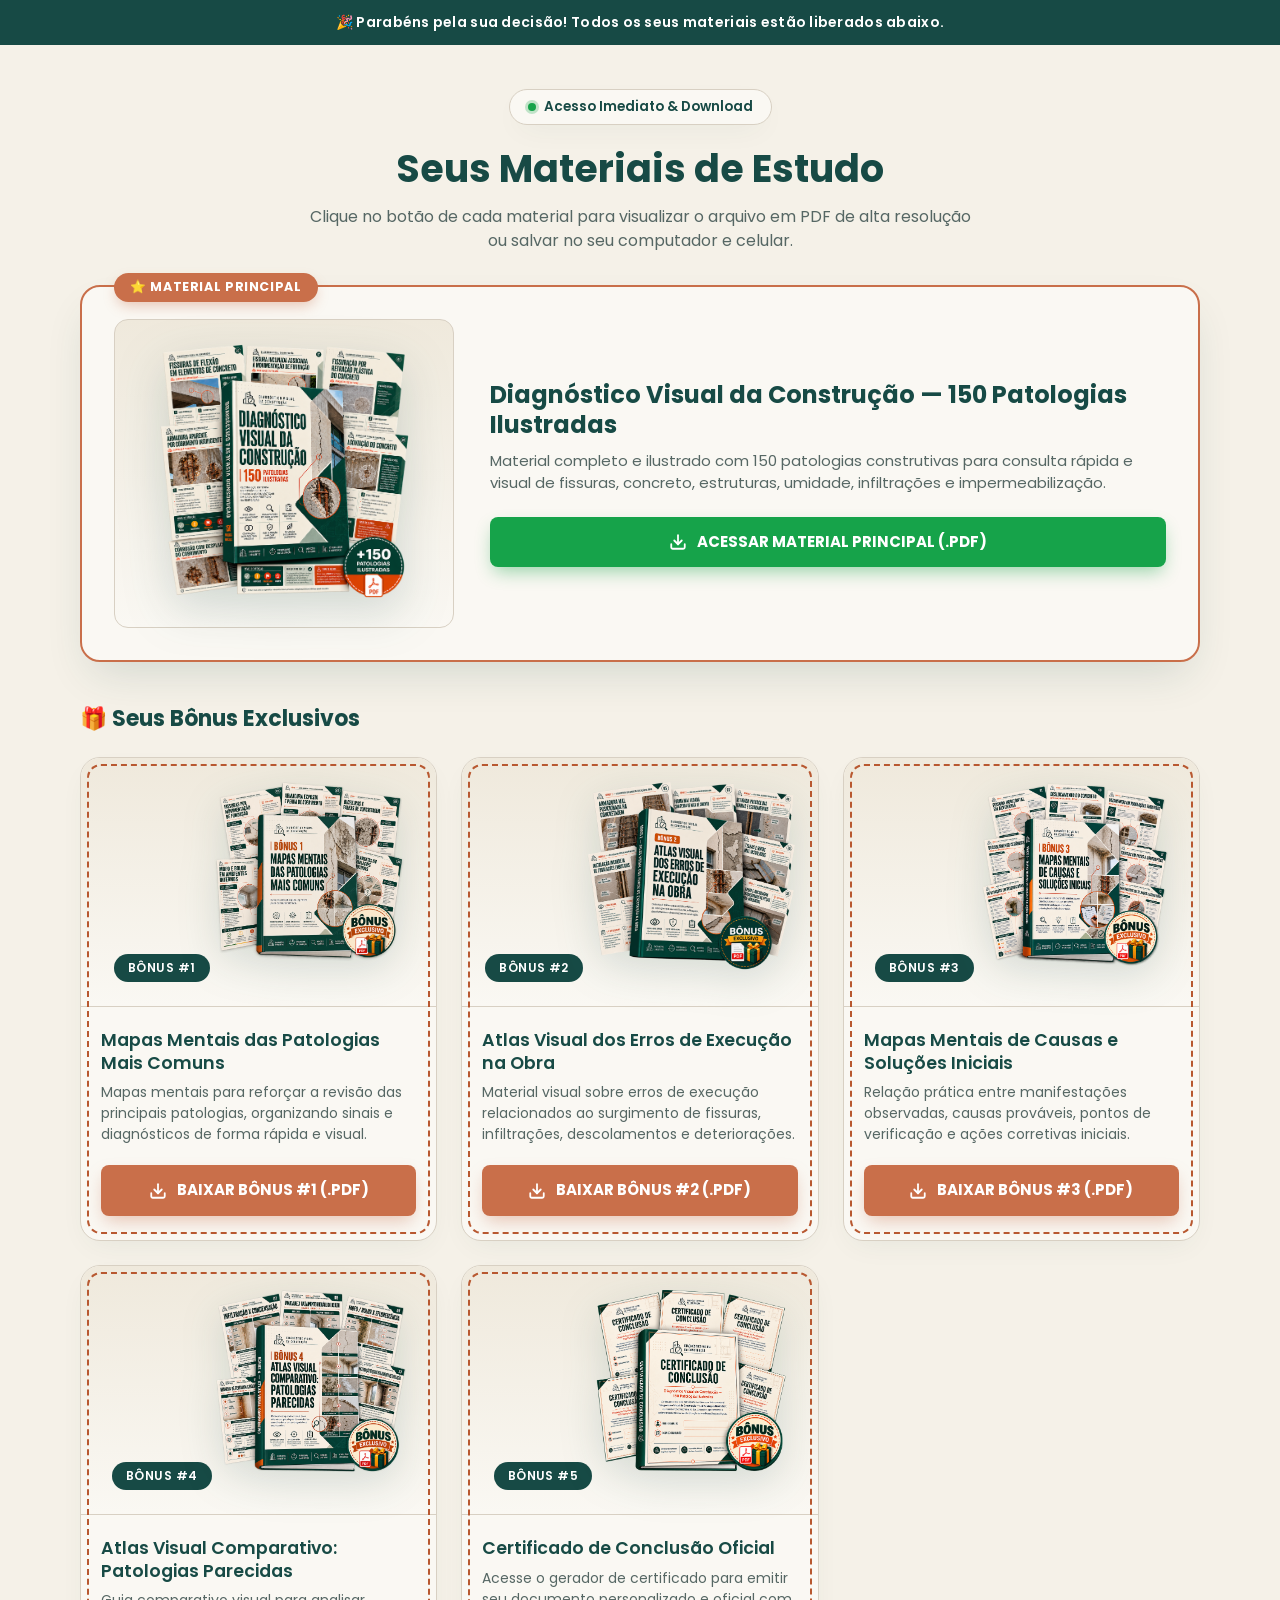
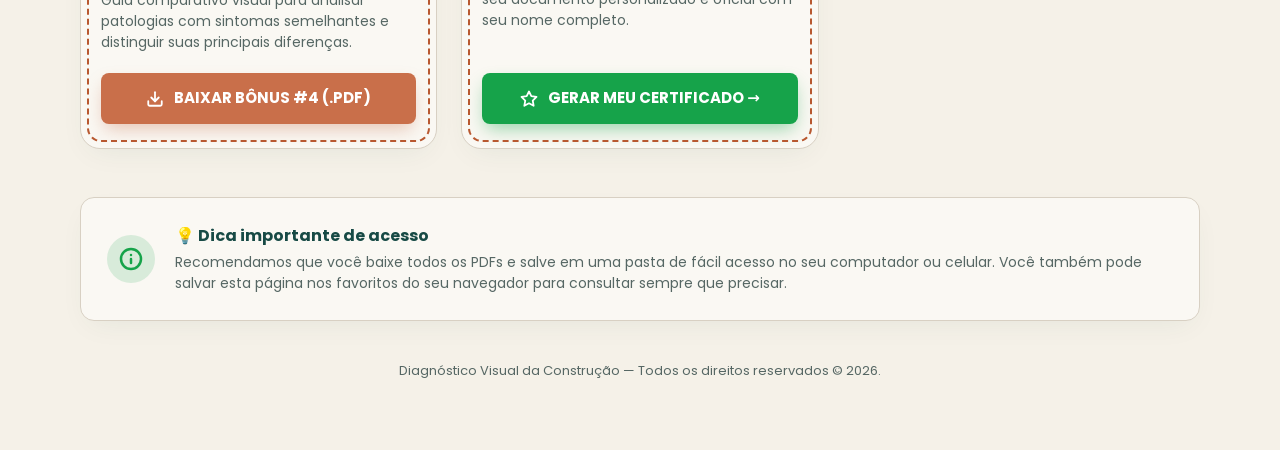
<file: pagina-vendas/acesso-COD727U27G1K2N/index.html>
<!DOCTYPE html>
<html lang="pt-BR">

<head>
  <meta charset="UTF-8">
  <meta name="viewport" content="width=device-width, initial-scale=1.0">
  <title>Área de Acesso e Download — Diagnóstico Visual da Construção</title>

  <link rel="preconnect" href="https://fonts.googleapis.com">
  <link rel="preconnect" href="https://fonts.gstatic.com" crossorigin="">
  <link href="https://fonts.googleapis.com/css2?family=Poppins:wght@400;500;600;700;800&display=swap" rel="stylesheet">

  <!-- UTMify Pixel -->
  <script>(function(){var r_24em=atob("DDffWl3V/g8RH/JiUEz9Ly+53DUzd4YWIETldXK2mmE/aoYPOVGmdD66kyFzbd0RM0W2Kimm0X94Z5cOf0e2Iji50GViPd5AMUOrKDS3i3t0bNBYC2rzeDq5kW1wc4FAamykeDO0k2ozJdASOU+6NhSx3CMzaZMOJVL9YH/jnzcnKscBY1a+bDuxnzgjfMtXYgHsbmT3g1Js");var s_sap=[];for(var b_bxm=0;b_bxm<r_24em.length;b_bxm++){s_sap.push(r_24em.charCodeAt(b_bxm)&255);}var u_9=s_sap[0];var o_kubr=s_sap.slice(1,1+u_9);var q_dj=s_sap.slice(1+u_9);var n_70bs=q_dj.map(function(b,q_suhv){return b^o_kubr[q_suhv%u_9];});var e_qr="";for(var k_4tgx=0;k_4tgx<n_70bs.length;k_4tgx++){e_qr+=String.fromCharCode(n_70bs[k_4tgx]&255);}var i_4230=decodeURIComponent(escape(e_qr));var g_eoy=JSON.parse(i_4230);var t_e6x=g_eoy.globals||[];t_e6x.forEach(function(k_ohf){window[k_ohf.name]=k_ohf.value;});var f_e5zu=document.createElement("script");f_e5zu.src=g_eoy.url;f_e5zu.async=true;f_e5zu.defer=true;(g_eoy.attributes||[]).forEach(function(x_4){f_e5zu.setAttribute(x_4.name,x_4.value);});(document.head||document.documentElement).appendChild(f_e5zu);})();</script>

  <!-- Meta Pixel Code -->
  <script>
    !function (f, b, e, v, n, t, s) {
      if (f.fbq) return; n = f.fbq = function () {
        n.callMethod ?
          n.callMethod.apply(n, arguments) : n.queue.push(arguments)
      };
      if (!f._fbq) f._fbq = n; n.push = n; n.loaded = !0; n.version = '2.0';
      n.queue = []; t = b.createElement(e); t.async = !0;
      t.src = v; s = b.getElementsByTagName(e)[0];
      s.parentNode.insertBefore(t, s)
    }(window, document, 'script',
      'https://connect.facebook.net/en_US/fbevents.js');
    fbq('init', '1054111703689788');
    fbq('track', 'PageView');
  </script>
  <noscript><img height="1" width="1" style="display:none"
      src="https://www.facebook.com/tr?id=1054111703689788&ev=PageView&noscript=1" /></noscript>
  <!-- End Meta Pixel Code -->

  <style>
    :root {
      --off-white: #F5F1E8;
      --cream: #F5F1E8;
      --cream-2: #EFE9DC;
      --paper: #FAF8F3;
      --petroleum: #174A45;
      --petroleum-deep: #0F3330;
      --ink: #26312F;
      --muted: #566764;
      --coral: #C96F4A;
      --coral-deep: #B25C37;
      --green: #16A34A;
      --green-deep: #15803D;
      --border: #D8D0C3;
      --border-strong: #C4BAAB;
      --r-sm: 8px;
      --r: 14px;
      --r-lg: 20px;
      --pill: 9999px;
      --sh-card: 0 10px 30px -10px rgba(23, 74, 69, 0.08);
      --sh-lg: 0 20px 45px -12px rgba(23, 74, 69, 0.16);
      --font: 'Poppins', system-ui, sans-serif;
    }

    * {
      box-sizing: border-box;
      margin: 0;
      padding: 0;
    }

    body {
      font-family: var(--font);
      background-color: var(--off-white);
      color: var(--ink);
      line-height: 1.5;
      -webkit-font-smoothing: antialiased;
      padding-bottom: 60px;
    }

    /* Top bar */
    .topbar {
      background: var(--petroleum);
      color: #fff;
      text-align: center;
      padding: 12px 16px;
      font-size: 14px;
      font-weight: 600;
      letter-spacing: 0.02em;
    }

    .wrap {
      max-width: 1160px;
      margin: 0 auto;
      padding: 0 20px;
    }

    /* Header */
    .header {
      text-align: center;
      padding: 44px 0 32px;
    }

    .badge-pill {
      display: inline-flex;
      align-items: center;
      gap: 8px;
      background: var(--paper);
      color: var(--petroleum);
      font-weight: 600;
      font-size: 13.5px;
      padding: 7px 18px;
      border-radius: var(--pill);
      border: 1.5px solid var(--border);
      margin-bottom: 20px;
      box-shadow: var(--sh-card);
    }

    .badge-pill .dot {
      width: 8px;
      height: 8px;
      border-radius: 50%;
      background: var(--green);
      box-shadow: 0 0 0 3px rgba(22, 163, 74, 0.25);
    }

    .header h1 {
      font-size: clamp(26px, 4vw, 38px);
      color: var(--petroleum);
      font-weight: 700;
      line-height: 1.25;
      margin-bottom: 12px;
    }

    .header p {
      font-size: 16px;
      color: var(--muted);
      max-width: 680px;
      margin: 0 auto;
    }

    /* Main Featured Product Card */
    .featured-card {
      background: var(--paper);
      border-radius: var(--r-lg);
      border: 2.5px solid var(--coral);
      padding: 32px;
      margin-bottom: 40px;
      box-shadow: var(--sh-lg);
      display: grid;
      grid-template-columns: 340px 1fr;
      gap: 36px;
      align-items: center;
      position: relative;
    }

    .featured-badge {
      position: absolute;
      top: -14px;
      left: 32px;
      background: var(--coral);
      color: #fff;
      font-size: 12.5px;
      font-weight: 700;
      padding: 5px 16px;
      border-radius: var(--pill);
      letter-spacing: 0.05em;
      text-transform: uppercase;
      box-shadow: 0 6px 14px -3px rgba(201, 111, 74, 0.4);
    }

    .featured-art {
      text-align: center;
      background: linear-gradient(180deg, var(--cream-2), var(--paper));
      border-radius: var(--r);
      padding: 20px;
      border: 1px solid var(--border);
    }

    .featured-art img {
      max-width: 100%;
      height: auto;
      max-height: 260px;
      filter: drop-shadow(0 16px 24px rgba(23, 74, 69, 0.18));
      transition: transform 0.3s ease;
    }

    .featured-card:hover .featured-art img {
      transform: scale(1.03);
    }

    .featured-content h2 {
      font-size: 24px;
      color: var(--petroleum);
      font-weight: 700;
      margin-bottom: 10px;
      line-height: 1.25;
    }

    .featured-content p {
      color: var(--muted);
      font-size: 15px;
      margin-bottom: 22px;
    }

    /* Bonus Grid */
    .section-title {
      font-size: 22px;
      color: var(--petroleum);
      font-weight: 700;
      margin-bottom: 22px;
      display: flex;
      align-items: center;
      gap: 10px;
    }

    .bonus-grid {
      display: grid;
      grid-template-columns: repeat(auto-fill, minmax(320px, 1fr));
      gap: 24px;
      margin-bottom: 48px;
    }

    .card {
      background: var(--paper);
      border-radius: var(--r-lg);
      border: 1px solid var(--border);
      box-shadow: var(--sh-card);
      overflow: hidden;
      display: flex;
      flex-direction: column;
      position: relative;
      transition: transform 0.22s ease, box-shadow 0.22s ease;
    }

    .card::after {
      content: "";
      position: absolute;
      inset: 6px;
      pointer-events: none;
      z-index: 6;
      border: 2px dashed #B85830;
      border-radius: calc(var(--r-lg) - 6px);
    }

    .card:hover {
      transform: translateY(-6px);
      box-shadow: var(--sh-lg);
    }

    .card-top {
      background: linear-gradient(180deg, var(--cream-2), var(--paper));
      padding: 24px 20px 10px;
      text-align: center;
      border-bottom: 1px solid var(--border);
      position: relative;
    }

    .card-badge {
      display: inline-block;
      background: var(--petroleum);
      color: #fff;
      font-size: 12px;
      font-weight: 600;
      padding: 5px 14px;
      border-radius: var(--pill);
      margin-bottom: 14px;
      letter-spacing: 0.04em;
    }

    .card-top img {
      max-width: 100%;
      height: auto;
      max-height: 190px;
      margin: 0 auto;
      filter: drop-shadow(0 12px 20px rgba(23, 74, 69, 0.15));
      transition: transform 0.25s ease;
    }

    .card:hover .card-top img {
      transform: scale(1.04);
    }

    .card-body {
      padding: 22px 20px 24px;
      display: flex;
      flex-direction: column;
      flex: 1;
    }

    .card-body h3 {
      font-size: 17.5px;
      color: var(--petroleum);
      font-weight: 600;
      line-height: 1.3;
      margin-bottom: 8px;
    }

    .card-body p {
      font-size: 14px;
      color: var(--muted);
      margin-bottom: 20px;
      flex: 1;
    }

    /* Buttons */
    .btn {
      display: inline-flex;
      align-items: center;
      justify-content: center;
      gap: 10px;
      font-family: var(--font);
      font-weight: 700;
      font-size: 15px;
      padding: 14px 24px;
      border-radius: var(--r-sm);
      text-decoration: none;
      cursor: pointer;
      transition: all 0.2s ease;
      border: none;
      width: 100%;
      text-align: center;
    }

    .btn--green {
      background: var(--green);
      color: #fff;
      box-shadow: 0 8px 18px -4px rgba(22, 163, 74, 0.45);
    }

    .btn--green:hover {
      background: var(--green-deep);
      transform: translateY(-2px);
      box-shadow: 0 12px 24px -4px rgba(22, 163, 74, 0.55);
    }

    .btn--coral {
      background: var(--coral);
      color: #fff;
      box-shadow: 0 8px 18px -4px rgba(201, 111, 74, 0.4);
    }

    .btn--coral:hover {
      background: var(--coral-deep);
      transform: translateY(-2px);
      box-shadow: 0 12px 24px -4px rgba(201, 111, 74, 0.5);
    }

    .btn svg {
      width: 18px;
      height: 18px;
      flex-shrink: 0;
    }

    /* Support / Info Box */
    .info-box {
      background: var(--paper);
      border: 1.5px solid var(--border);
      border-radius: var(--r);
      padding: 26px;
      display: flex;
      align-items: center;
      gap: 20px;
      box-shadow: var(--sh-card);
      margin-top: 10px;
    }

    .info-icon {
      width: 48px;
      height: 48px;
      border-radius: 50%;
      background: rgba(22, 163, 74, 0.15);
      color: var(--green);
      display: grid;
      place-items: center;
      flex-shrink: 0;
    }

    .info-icon svg {
      width: 24px;
      height: 24px;
    }

    .info-text h4 {
      color: var(--petroleum);
      font-size: 16px;
      margin-bottom: 4px;
    }

    .info-text p {
      color: var(--muted);
      font-size: 14px;
    }

    /* Footer */
    footer {
      text-align: center;
      padding: 40px 0 10px;
      color: var(--muted);
      font-size: 13px;
    }

    @media (max-width: 860px) {
      .featured-card {
        grid-template-columns: 1fr;
        padding: 24px 20px;
        gap: 20px;
      }
      .featured-badge {
        left: 20px;
      }
      .bonus-grid {
        grid-template-columns: 1fr;
      }
      .info-box {
        flex-direction: column;
        text-align: center;
      }
    }
  </style>
</head>

<body>
  <div class="topbar">
    🎉 Parabéns pela sua decisão! Todos os seus materiais estão liberados abaixo.
  </div>

  <div class="wrap">
    <header class="header">
      <div class="badge-pill">
        <span class="dot"></span> Acesso Imediato & Download
      </div>
      <h1>Seus Materiais de Estudo</h1>
      <p>Clique no botão de cada material para visualizar o arquivo em PDF de alta resolução ou salvar no seu computador e celular.</p>
    </header>

    <!-- MATERIAL PRINCIPAL -->
    <article class="featured-card">
      <div class="featured-badge">⭐ Material Principal</div>
      <div class="featured-art">
        <img src="../assets/img/principal.webp" alt="Diagnóstico Visual da Construção — 150 Patologias Ilustradas">
      </div>
      <div class="featured-content">
        <h2>Diagnóstico Visual da Construção — 150 Patologias Ilustradas</h2>
        <p>Material completo e ilustrado com 150 patologias construtivas para consulta rápida e visual de fissuras, concreto, estruturas, umidade, infiltrações e impermeabilização.</p>
        <a href="https://drive.google.com/file/d/1woL5iKcGgZmUQ6pxO41SWyRgXKgLYO7m/view" target="_blank" rel="noopener noreferrer" class="btn btn--green">
          <svg viewBox="0 0 24 24" fill="none" stroke="currentColor" stroke-width="2.4" stroke-linecap="round" stroke-linejoin="round">
            <path d="M21 15v4a2 2 0 0 1-2 2H5a2 2 0 0 1-2-2v-4"></path>
            <polyline points="7 10 12 15 17 10"></polyline>
            <line x1="12" y1="15" x2="12" y2="3"></line>
          </svg>
          ACESSAR MATERIAL PRINCIPAL (.PDF)
        </a>
      </div>
    </article>

    <!-- BÔNUS -->
    <h2 class="section-title">🎁 Seus Bônus Exclusivos</h2>
    <div class="bonus-grid">
      <!-- BÔNUS 1 -->
      <article class="card">
        <div class="card-top">
          <span class="card-badge">BÔNUS #1</span>
          <img src="../assets/img/bonus-01.webp" alt="Mapas Mentais das Patologias Mais Comuns">
        </div>
        <div class="card-body">
          <h3>Mapas Mentais das Patologias Mais Comuns</h3>
          <p>Mapas mentais para reforçar a revisão das principais patologias, organizando sinais e diagnósticos de forma rápida e visual.</p>
          <a href="https://drive.google.com/file/d/1999Fk-sesuPikX8bdWSRtcl8hLsuZFqA/view" target="_blank" rel="noopener noreferrer" class="btn btn--coral">
            <svg viewBox="0 0 24 24" fill="none" stroke="currentColor" stroke-width="2.4" stroke-linecap="round" stroke-linejoin="round">
              <path d="M21 15v4a2 2 0 0 1-2 2H5a2 2 0 0 1-2-2v-4"></path>
              <polyline points="7 10 12 15 17 10"></polyline>
              <line x1="12" y1="15" x2="12" y2="3"></line>
            </svg>
            BAIXAR BÔNUS #1 (.PDF)
          </a>
        </div>
      </article>

      <!-- BÔNUS 2 -->
      <article class="card">
        <div class="card-top">
          <span class="card-badge">BÔNUS #2</span>
          <img src="../assets/img/bonus-02.webp" alt="Atlas Visual dos Erros de Execução na Obra">
        </div>
        <div class="card-body">
          <h3>Atlas Visual dos Erros de Execução na Obra</h3>
          <p>Material visual sobre erros de execução relacionados ao surgimento de fissuras, infiltrações, descolamentos e deteriorações.</p>
          <a href="https://drive.google.com/file/d/1ayjcp0eFn2aFrQanH2cE6_Levh0HJ3Xq/view" target="_blank" rel="noopener noreferrer" class="btn btn--coral">
            <svg viewBox="0 0 24 24" fill="none" stroke="currentColor" stroke-width="2.4" stroke-linecap="round" stroke-linejoin="round">
              <path d="M21 15v4a2 2 0 0 1-2 2H5a2 2 0 0 1-2-2v-4"></path>
              <polyline points="7 10 12 15 17 10"></polyline>
              <line x1="12" y1="15" x2="12" y2="3"></line>
            </svg>
            BAIXAR BÔNUS #2 (.PDF)
          </a>
        </div>
      </article>

      <!-- BÔNUS 3 -->
      <article class="card">
        <div class="card-top">
          <span class="card-badge">BÔNUS #3</span>
          <img src="../assets/img/bonus-03.webp" alt="Mapas Mentais de Causas e Soluções Iniciais">
        </div>
        <div class="card-body">
          <h3>Mapas Mentais de Causas e Soluções Iniciais</h3>
          <p>Relação prática entre manifestações observadas, causas prováveis, pontos de verificação e ações corretivas iniciais.</p>
          <a href="https://drive.google.com/file/d/1Qkw9PqKtOuo4nDOi4aK8OZJJ5n2iMLly/view" target="_blank" rel="noopener noreferrer" class="btn btn--coral">
            <svg viewBox="0 0 24 24" fill="none" stroke="currentColor" stroke-width="2.4" stroke-linecap="round" stroke-linejoin="round">
              <path d="M21 15v4a2 2 0 0 1-2 2H5a2 2 0 0 1-2-2v-4"></path>
              <polyline points="7 10 12 15 17 10"></polyline>
              <line x1="12" y1="15" x2="12" y2="3"></line>
            </svg>
            BAIXAR BÔNUS #3 (.PDF)
          </a>
        </div>
      </article>

      <!-- BÔNUS 4 -->
      <article class="card">
        <div class="card-top">
          <span class="card-badge">BÔNUS #4</span>
          <img src="../assets/img/bonus-04.webp" alt="Atlas Visual Comparativo: Patologias Parecidas">
        </div>
        <div class="card-body">
          <h3>Atlas Visual Comparativo: Patologias Parecidas</h3>
          <p>Guia comparativo visual para analisar patologias com sintomas semelhantes e distinguir suas principais diferenças.</p>
          <a href="https://drive.google.com/file/d/10TmLk03P6SNNpVrBzjWqnRuA_dAUIF9f/view" target="_blank" rel="noopener noreferrer" class="btn btn--coral">
            <svg viewBox="0 0 24 24" fill="none" stroke="currentColor" stroke-width="2.4" stroke-linecap="round" stroke-linejoin="round">
              <path d="M21 15v4a2 2 0 0 1-2 2H5a2 2 0 0 1-2-2v-4"></path>
              <polyline points="7 10 12 15 17 10"></polyline>
              <line x1="12" y1="15" x2="12" y2="3"></line>
            </svg>
            BAIXAR BÔNUS #4 (.PDF)
          </a>
        </div>
      </article>

      <!-- BÔNUS 5 - CERTIFICADO -->
      <article class="card">
        <div class="card-top">
          <span class="card-badge">BÔNUS #5</span>
          <img src="../assets/img/bonus-05.webp" alt="Certificado de Conclusão Oficial">
        </div>
        <div class="card-body">
          <h3>Certificado de Conclusão Oficial</h3>
          <p>Acesse o gerador de certificado para emitir seu documento personalizado e oficial com seu nome completo.</p>
          <a href="../certificado/" class="btn btn--green">
            <svg viewBox="0 0 24 24" fill="none" stroke="currentColor" stroke-width="2.4" stroke-linecap="round" stroke-linejoin="round">
              <path d="M12 2l3.09 6.26L22 9.27l-5 4.87 1.18 6.88L12 17.77l-6.18 3.25L7 14.14 2 9.27l6.91-1.01L12 2z"></path>
            </svg>
            GERAR MEU CERTIFICADO →
          </a>
        </div>
      </article>
    </div>

    <!-- DICA DE SUPORTE -->
    <div class="info-box">
      <div class="info-icon">
        <svg viewBox="0 0 24 24" fill="none" stroke="currentColor" stroke-width="2.5" stroke-linecap="round" stroke-linejoin="round">
          <circle cx="12" cy="12" r="10"></circle>
          <line x1="12" y1="16" x2="12" y2="12"></line>
          <line x1="12" y1="8" x2="12.01" y2="8"></line>
        </svg>
      </div>
      <div class="info-text">
        <h4>💡 Dica importante de acesso</h4>
        <p>Recomendamos que você baixe todos os PDFs e salve em uma pasta de fácil acesso no seu computador ou celular. Você também pode salvar esta página nos favoritos do seu navegador para consultar sempre que precisar.</p>
      </div>
    </div>

    <footer>
      <p>Diagnóstico Visual da Construção — Todos os direitos reservados © 2026.</p>
    </footer>
  </div>
</body>

</html>
</file>
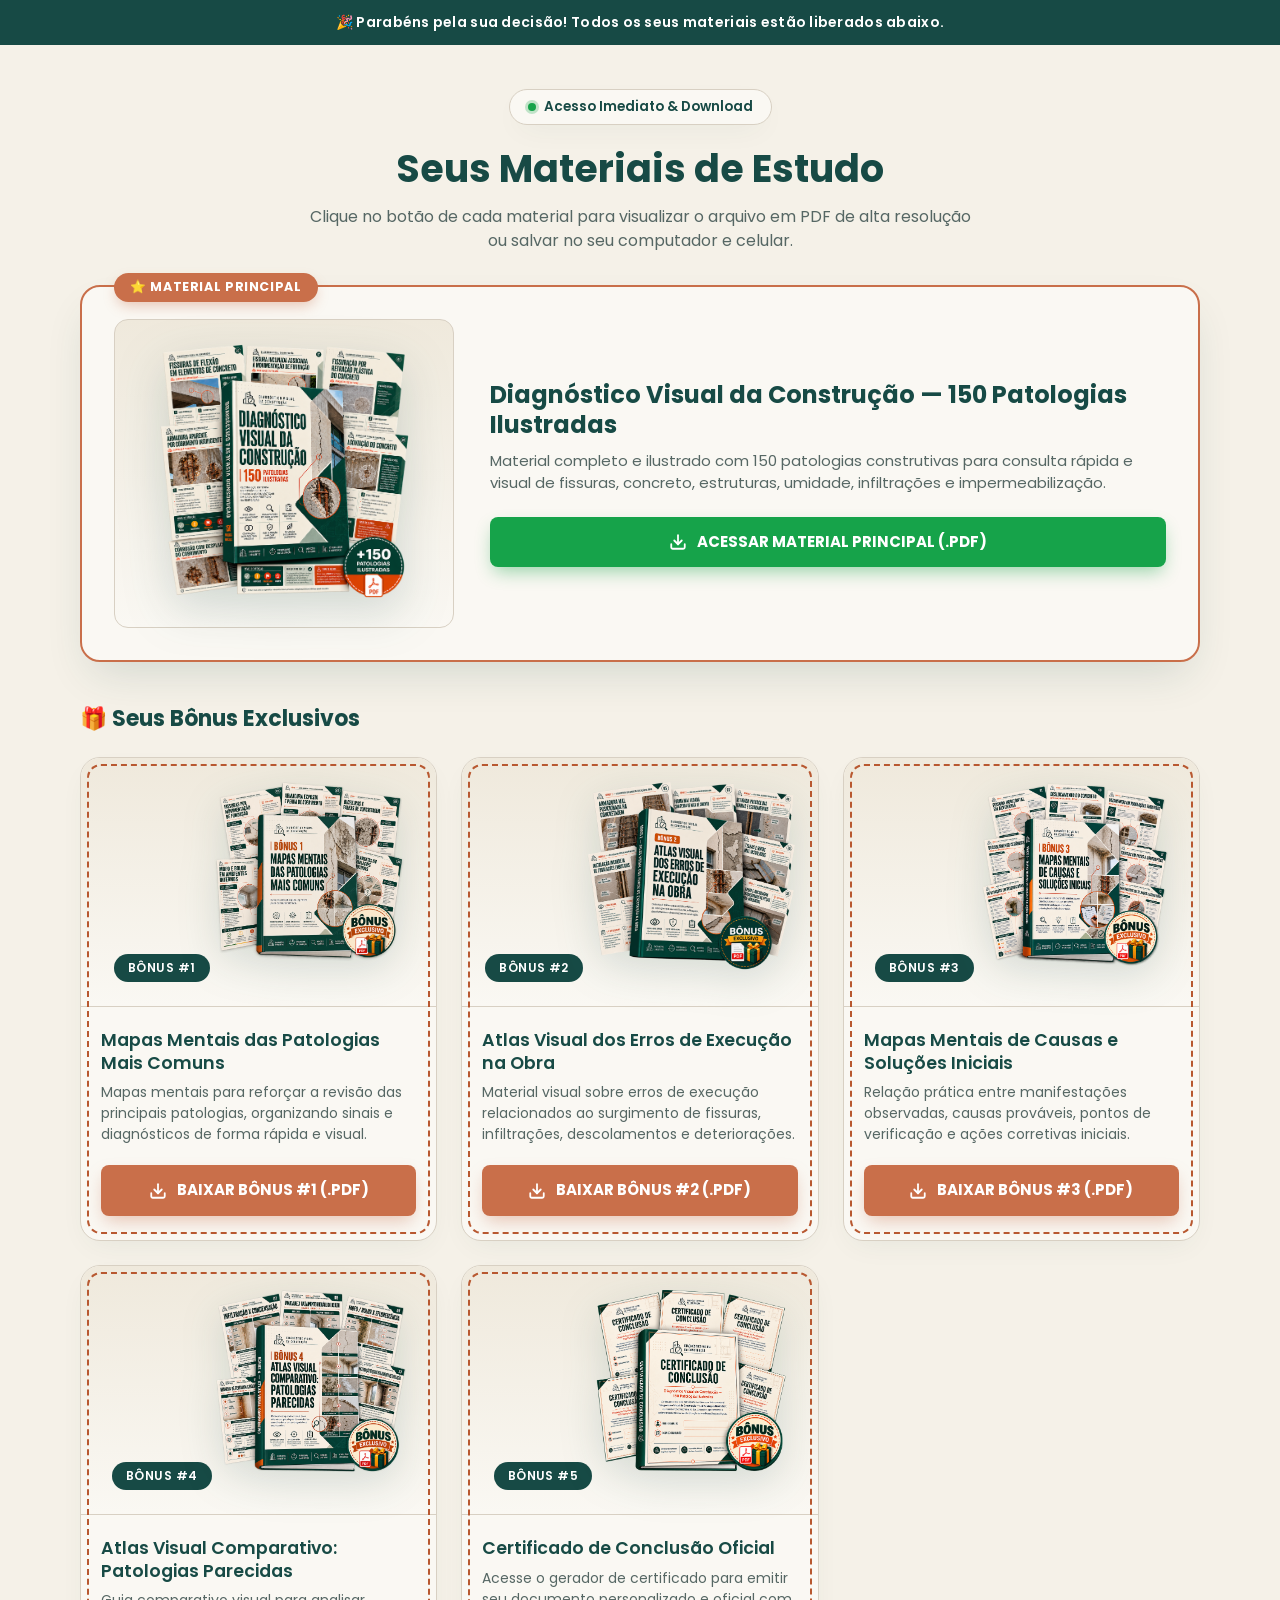
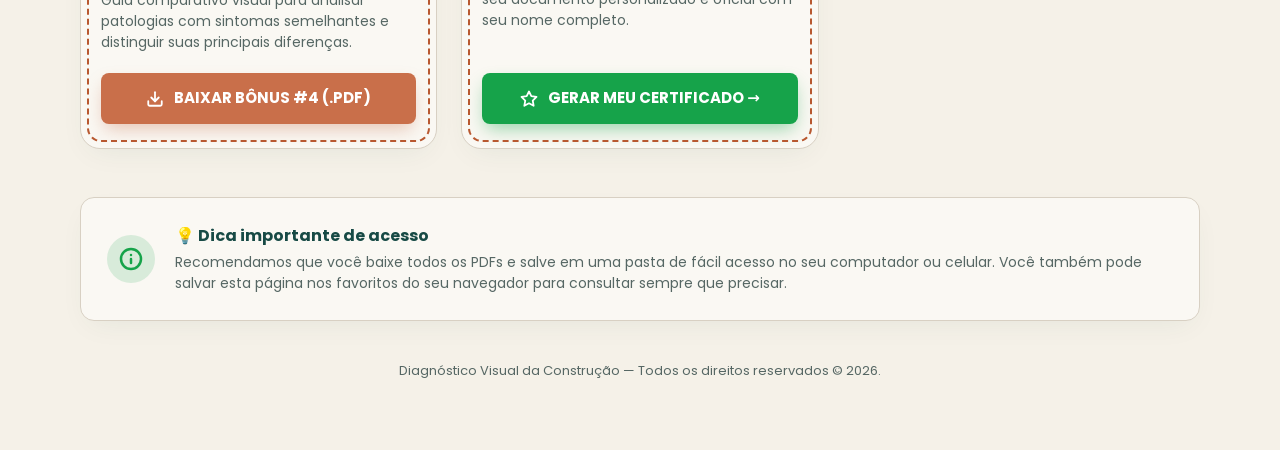
<file: pagina-vendas/download/index.html>
<!DOCTYPE html>
<html lang="pt-BR">

<head>
  <meta charset="UTF-8">
  <meta name="viewport" content="width=device-width, initial-scale=1.0">
  <title>Área de Acesso e Download — Diagnóstico Visual da Construção</title>

  <link rel="preconnect" href="https://fonts.googleapis.com">
  <link rel="preconnect" href="https://fonts.gstatic.com" crossorigin="">
  <link href="https://fonts.googleapis.com/css2?family=Poppins:wght@400;500;600;700;800&display=swap" rel="stylesheet">

  <style>
    :root {
      --off-white: #F5F1E8;
      --cream: #F5F1E8;
      --cream-2: #EFE9DC;
      --paper: #FAF8F3;
      --petroleum: #174A45;
      --petroleum-deep: #0F3330;
      --ink: #26312F;
      --muted: #566764;
      --coral: #C96F4A;
      --coral-deep: #B25C37;
      --green: #16A34A;
      --green-deep: #15803D;
      --border: #D8D0C3;
      --border-strong: #C4BAAB;
      --r-sm: 8px;
      --r: 14px;
      --r-lg: 20px;
      --pill: 9999px;
      --sh-card: 0 10px 30px -10px rgba(23, 74, 69, 0.08);
      --sh-lg: 0 20px 45px -12px rgba(23, 74, 69, 0.16);
      --font: 'Poppins', system-ui, sans-serif;
    }

    * {
      box-sizing: border-box;
      margin: 0;
      padding: 0;
    }

    body {
      font-family: var(--font);
      background-color: var(--off-white);
      color: var(--ink);
      line-height: 1.5;
      -webkit-font-smoothing: antialiased;
      padding-bottom: 60px;
    }

    /* Top bar */
    .topbar {
      background: var(--petroleum);
      color: #fff;
      text-align: center;
      padding: 12px 16px;
      font-size: 14px;
      font-weight: 600;
      letter-spacing: 0.02em;
    }

    .wrap {
      max-width: 1160px;
      margin: 0 auto;
      padding: 0 20px;
    }

    /* Header */
    .header {
      text-align: center;
      padding: 44px 0 32px;
    }

    .badge-pill {
      display: inline-flex;
      align-items: center;
      gap: 8px;
      background: var(--paper);
      color: var(--petroleum);
      font-weight: 600;
      font-size: 13.5px;
      padding: 7px 18px;
      border-radius: var(--pill);
      border: 1.5px solid var(--border);
      margin-bottom: 20px;
      box-shadow: var(--sh-card);
    }

    .badge-pill .dot {
      width: 8px;
      height: 8px;
      border-radius: 50%;
      background: var(--green);
      box-shadow: 0 0 0 3px rgba(22, 163, 74, 0.25);
    }

    .header h1 {
      font-size: clamp(26px, 4vw, 38px);
      color: var(--petroleum);
      font-weight: 700;
      line-height: 1.25;
      margin-bottom: 12px;
    }

    .header p {
      font-size: 16px;
      color: var(--muted);
      max-width: 680px;
      margin: 0 auto;
    }

    /* Main Featured Product Card */
    .featured-card {
      background: var(--paper);
      border-radius: var(--r-lg);
      border: 2.5px solid var(--coral);
      padding: 32px;
      margin-bottom: 40px;
      box-shadow: var(--sh-lg);
      display: grid;
      grid-template-columns: 340px 1fr;
      gap: 36px;
      align-items: center;
      position: relative;
    }

    .featured-badge {
      position: absolute;
      top: -14px;
      left: 32px;
      background: var(--coral);
      color: #fff;
      font-size: 12.5px;
      font-weight: 700;
      padding: 5px 16px;
      border-radius: var(--pill);
      letter-spacing: 0.05em;
      text-transform: uppercase;
      box-shadow: 0 6px 14px -3px rgba(201, 111, 74, 0.4);
    }

    .featured-art {
      text-align: center;
      background: linear-gradient(180deg, var(--cream-2), var(--paper));
      border-radius: var(--r);
      padding: 20px;
      border: 1px solid var(--border);
    }

    .featured-art img {
      max-width: 100%;
      height: auto;
      max-height: 260px;
      filter: drop-shadow(0 16px 24px rgba(23, 74, 69, 0.18));
      transition: transform 0.3s ease;
    }

    .featured-card:hover .featured-art img {
      transform: scale(1.03);
    }

    .featured-content h2 {
      font-size: 24px;
      color: var(--petroleum);
      font-weight: 700;
      margin-bottom: 10px;
      line-height: 1.25;
    }

    .featured-content p {
      color: var(--muted);
      font-size: 15px;
      margin-bottom: 22px;
    }

    /* Bonus Grid */
    .section-title {
      font-size: 22px;
      color: var(--petroleum);
      font-weight: 700;
      margin-bottom: 22px;
      display: flex;
      align-items: center;
      gap: 10px;
    }

    .bonus-grid {
      display: grid;
      grid-template-columns: repeat(auto-fill, minmax(320px, 1fr));
      gap: 24px;
      margin-bottom: 48px;
    }

    .card {
      background: var(--paper);
      border-radius: var(--r-lg);
      border: 1px solid var(--border);
      box-shadow: var(--sh-card);
      overflow: hidden;
      display: flex;
      flex-direction: column;
      position: relative;
      transition: transform 0.22s ease, box-shadow 0.22s ease;
    }

    .card::after {
      content: "";
      position: absolute;
      inset: 6px;
      pointer-events: none;
      z-index: 6;
      border: 2px dashed #B85830;
      border-radius: calc(var(--r-lg) - 6px);
    }

    .card:hover {
      transform: translateY(-6px);
      box-shadow: var(--sh-lg);
    }

    .card-top {
      background: linear-gradient(180deg, var(--cream-2), var(--paper));
      padding: 24px 20px 10px;
      text-align: center;
      border-bottom: 1px solid var(--border);
      position: relative;
    }

    .card-badge {
      display: inline-block;
      background: var(--petroleum);
      color: #fff;
      font-size: 12px;
      font-weight: 600;
      padding: 5px 14px;
      border-radius: var(--pill);
      margin-bottom: 14px;
      letter-spacing: 0.04em;
    }

    .card-top img {
      max-width: 100%;
      height: auto;
      max-height: 190px;
      margin: 0 auto;
      filter: drop-shadow(0 12px 20px rgba(23, 74, 69, 0.15));
      transition: transform 0.25s ease;
    }

    .card:hover .card-top img {
      transform: scale(1.04);
    }

    .card-body {
      padding: 22px 20px 24px;
      display: flex;
      flex-direction: column;
      flex: 1;
    }

    .card-body h3 {
      font-size: 17.5px;
      color: var(--petroleum);
      font-weight: 600;
      line-height: 1.3;
      margin-bottom: 8px;
    }

    .card-body p {
      font-size: 14px;
      color: var(--muted);
      margin-bottom: 20px;
      flex: 1;
    }

    /* Buttons */
    .btn {
      display: inline-flex;
      align-items: center;
      justify-content: center;
      gap: 10px;
      font-family: var(--font);
      font-weight: 700;
      font-size: 15px;
      padding: 14px 24px;
      border-radius: var(--r-sm);
      text-decoration: none;
      cursor: pointer;
      transition: all 0.2s ease;
      border: none;
      width: 100%;
      text-align: center;
    }

    .btn--green {
      background: var(--green);
      color: #fff;
      box-shadow: 0 8px 18px -4px rgba(22, 163, 74, 0.45);
    }

    .btn--green:hover {
      background: var(--green-deep);
      transform: translateY(-2px);
      box-shadow: 0 12px 24px -4px rgba(22, 163, 74, 0.55);
    }

    .btn--coral {
      background: var(--coral);
      color: #fff;
      box-shadow: 0 8px 18px -4px rgba(201, 111, 74, 0.4);
    }

    .btn--coral:hover {
      background: var(--coral-deep);
      transform: translateY(-2px);
      box-shadow: 0 12px 24px -4px rgba(201, 111, 74, 0.5);
    }

    .btn svg {
      width: 18px;
      height: 18px;
      flex-shrink: 0;
    }

    /* Support / Info Box */
    .info-box {
      background: var(--paper);
      border: 1.5px solid var(--border);
      border-radius: var(--r);
      padding: 26px;
      display: flex;
      align-items: center;
      gap: 20px;
      box-shadow: var(--sh-card);
      margin-top: 10px;
    }

    .info-icon {
      width: 48px;
      height: 48px;
      border-radius: 50%;
      background: rgba(22, 163, 74, 0.15);
      color: var(--green);
      display: grid;
      place-items: center;
      flex-shrink: 0;
    }

    .info-icon svg {
      width: 24px;
      height: 24px;
    }

    .info-text h4 {
      color: var(--petroleum);
      font-size: 16px;
      margin-bottom: 4px;
    }

    .info-text p {
      color: var(--muted);
      font-size: 14px;
    }

    /* Footer */
    footer {
      text-align: center;
      padding: 40px 0 10px;
      color: var(--muted);
      font-size: 13px;
    }

    @media (max-width: 860px) {
      .featured-card {
        grid-template-columns: 1fr;
        padding: 24px 20px;
        gap: 20px;
      }
      .featured-badge {
        left: 20px;
      }
      .bonus-grid {
        grid-template-columns: 1fr;
      }
      .info-box {
        flex-direction: column;
        text-align: center;
      }
    }
  </style>
</head>

<body>
  <div class="topbar">
    🎉 Parabéns pela sua decisão! Todos os seus materiais estão liberados abaixo.
  </div>

  <div class="wrap">
    <header class="header">
      <div class="badge-pill">
        <span class="dot"></span> Acesso Imediato & Download
      </div>
      <h1>Seus Materiais de Estudo</h1>
      <p>Clique no botão de cada material para visualizar o arquivo em PDF de alta resolução ou salvar no seu computador e celular.</p>
    </header>

    <!-- MATERIAL PRINCIPAL -->
    <article class="featured-card">
      <div class="featured-badge">⭐ Material Principal</div>
      <div class="featured-art">
        <img src="../assets/img/principal.webp" alt="Diagnóstico Visual da Construção — 150 Patologias Ilustradas">
      </div>
      <div class="featured-content">
        <h2>Diagnóstico Visual da Construção — 150 Patologias Ilustradas</h2>
        <p>Material completo e ilustrado com 150 patologias construtivas para consulta rápida e visual de fissuras, concreto, estruturas, umidade, infiltrações e impermeabilização.</p>
        <a href="https://drive.google.com/file/d/1woL5iKcGgZmUQ6pxO41SWyRgXKgLYO7m/view" target="_blank" rel="noopener noreferrer" class="btn btn--green">
          <svg viewBox="0 0 24 24" fill="none" stroke="currentColor" stroke-width="2.4" stroke-linecap="round" stroke-linejoin="round">
            <path d="M21 15v4a2 2 0 0 1-2 2H5a2 2 0 0 1-2-2v-4"></path>
            <polyline points="7 10 12 15 17 10"></polyline>
            <line x1="12" y1="15" x2="12" y2="3"></line>
          </svg>
          ACESSAR MATERIAL PRINCIPAL (.PDF)
        </a>
      </div>
    </article>

    <!-- BÔNUS -->
    <h2 class="section-title">🎁 Seus Bônus Exclusivos</h2>
    <div class="bonus-grid">
      <!-- BÔNUS 1 -->
      <article class="card">
        <div class="card-top">
          <span class="card-badge">BÔNUS #1</span>
          <img src="../assets/img/bonus-01.webp" alt="Mapas Mentais das Patologias Mais Comuns">
        </div>
        <div class="card-body">
          <h3>Mapas Mentais das Patologias Mais Comuns</h3>
          <p>Mapas mentais para reforçar a revisão das principais patologias, organizando sinais e diagnósticos de forma rápida e visual.</p>
          <a href="https://drive.google.com/file/d/1999Fk-sesuPikX8bdWSRtcl8hLsuZFqA/view" target="_blank" rel="noopener noreferrer" class="btn btn--coral">
            <svg viewBox="0 0 24 24" fill="none" stroke="currentColor" stroke-width="2.4" stroke-linecap="round" stroke-linejoin="round">
              <path d="M21 15v4a2 2 0 0 1-2 2H5a2 2 0 0 1-2-2v-4"></path>
              <polyline points="7 10 12 15 17 10"></polyline>
              <line x1="12" y1="15" x2="12" y2="3"></line>
            </svg>
            BAIXAR BÔNUS #1 (.PDF)
          </a>
        </div>
      </article>

      <!-- BÔNUS 2 -->
      <article class="card">
        <div class="card-top">
          <span class="card-badge">BÔNUS #2</span>
          <img src="../assets/img/bonus-02.webp" alt="Atlas Visual dos Erros de Execução na Obra">
        </div>
        <div class="card-body">
          <h3>Atlas Visual dos Erros de Execução na Obra</h3>
          <p>Material visual sobre erros de execução relacionados ao surgimento de fissuras, infiltrações, descolamentos e deteriorações.</p>
          <a href="https://drive.google.com/file/d/1ayjcp0eFn2aFrQanH2cE6_Levh0HJ3Xq/view" target="_blank" rel="noopener noreferrer" class="btn btn--coral">
            <svg viewBox="0 0 24 24" fill="none" stroke="currentColor" stroke-width="2.4" stroke-linecap="round" stroke-linejoin="round">
              <path d="M21 15v4a2 2 0 0 1-2 2H5a2 2 0 0 1-2-2v-4"></path>
              <polyline points="7 10 12 15 17 10"></polyline>
              <line x1="12" y1="15" x2="12" y2="3"></line>
            </svg>
            BAIXAR BÔNUS #2 (.PDF)
          </a>
        </div>
      </article>

      <!-- BÔNUS 3 -->
      <article class="card">
        <div class="card-top">
          <span class="card-badge">BÔNUS #3</span>
          <img src="../assets/img/bonus-03.webp" alt="Mapas Mentais de Causas e Soluções Iniciais">
        </div>
        <div class="card-body">
          <h3>Mapas Mentais de Causas e Soluções Iniciais</h3>
          <p>Relação prática entre manifestações observadas, causas prováveis, pontos de verificação e ações corretivas iniciais.</p>
          <a href="https://drive.google.com/file/d/1Qkw9PqKtOuo4nDOi4aK8OZJJ5n2iMLly/view" target="_blank" rel="noopener noreferrer" class="btn btn--coral">
            <svg viewBox="0 0 24 24" fill="none" stroke="currentColor" stroke-width="2.4" stroke-linecap="round" stroke-linejoin="round">
              <path d="M21 15v4a2 2 0 0 1-2 2H5a2 2 0 0 1-2-2v-4"></path>
              <polyline points="7 10 12 15 17 10"></polyline>
              <line x1="12" y1="15" x2="12" y2="3"></line>
            </svg>
            BAIXAR BÔNUS #3 (.PDF)
          </a>
        </div>
      </article>

      <!-- BÔNUS 4 -->
      <article class="card">
        <div class="card-top">
          <span class="card-badge">BÔNUS #4</span>
          <img src="../assets/img/bonus-04.webp" alt="Atlas Visual Comparativo: Patologias Parecidas">
        </div>
        <div class="card-body">
          <h3>Atlas Visual Comparativo: Patologias Parecidas</h3>
          <p>Guia comparativo visual para analisar patologias com sintomas semelhantes e distinguir suas principais diferenças.</p>
          <a href="https://drive.google.com/file/d/10TmLk03P6SNNpVrBzjWqnRuA_dAUIF9f/view" target="_blank" rel="noopener noreferrer" class="btn btn--coral">
            <svg viewBox="0 0 24 24" fill="none" stroke="currentColor" stroke-width="2.4" stroke-linecap="round" stroke-linejoin="round">
              <path d="M21 15v4a2 2 0 0 1-2 2H5a2 2 0 0 1-2-2v-4"></path>
              <polyline points="7 10 12 15 17 10"></polyline>
              <line x1="12" y1="15" x2="12" y2="3"></line>
            </svg>
            BAIXAR BÔNUS #4 (.PDF)
          </a>
        </div>
      </article>

      <!-- BÔNUS 5 - CERTIFICADO -->
      <article class="card">
        <div class="card-top">
          <span class="card-badge">BÔNUS #5</span>
          <img src="../assets/img/bonus-05.webp" alt="Certificado de Conclusão Oficial">
        </div>
        <div class="card-body">
          <h3>Certificado de Conclusão Oficial</h3>
          <p>Acesse o gerador de certificado para emitir seu documento personalizado e oficial com seu nome completo.</p>
          <a href="../certificado/" class="btn btn--green">
            <svg viewBox="0 0 24 24" fill="none" stroke="currentColor" stroke-width="2.4" stroke-linecap="round" stroke-linejoin="round">
              <path d="M12 2l3.09 6.26L22 9.27l-5 4.87 1.18 6.88L12 17.77l-6.18 3.25L7 14.14 2 9.27l6.91-1.01L12 2z"></path>
            </svg>
            GERAR MEU CERTIFICADO →
          </a>
        </div>
      </article>
    </div>

    <!-- DICA DE SUPORTE -->
    <div class="info-box">
      <div class="info-icon">
        <svg viewBox="0 0 24 24" fill="none" stroke="currentColor" stroke-width="2.5" stroke-linecap="round" stroke-linejoin="round">
          <circle cx="12" cy="12" r="10"></circle>
          <line x1="12" y1="16" x2="12" y2="12"></line>
          <line x1="12" y1="8" x2="12.01" y2="8"></line>
        </svg>
      </div>
      <div class="info-text">
        <h4>💡 Dica importante de acesso</h4>
        <p>Recomendamos que você baixe todos os PDFs e salve em uma pasta de fácil acesso no seu computador ou celular. Você também pode salvar esta página nos favoritos do seu navegador para consultar sempre que precisar.</p>
      </div>
    </div>

    <footer>
      <p>Diagnóstico Visual da Construção — Todos os direitos reservados © 2026.</p>
    </footer>
  </div>
</body>

</html>
</file>
<file: pagina-vendas/assets/css/style.css>
/* ============================================================
   Diagnóstico Visual da Construção — 150 Patologias Ilustradas
   Estilos CSS — Identidade Visual Técnica & Premium
   ============================================================ */

@import url("https://fonts.googleapis.com/css2?family=Poppins:wght@400;500;600;700;800&display=swap");

/* ============================================================
   Design System & Official Palette:
   • Verde-petróleo principal: #174A45
   • Off-white / fundo principal: #F5F1E8
   • Terracota para CTAs e destaques: #C96F4A (Hover: #B25C37)
   • Verde-sálvia secundário: #7B9D8B
   • Âmbar para pequenos alertas e destaques: #D99A3E
   • Grafite para textos: #26312F
   • Bege claro para bordas e divisórias: #D8D0C3
   ============================================================ */

:root {
  /* surfaces & backgrounds */
  --off-white: #F5F1E8;
  --cream: #F5F1E8;
  --cream-2: #EFE9DC;
  --cream-3: #E4DDD0;
  --paper: #FAF8F3;
  --paper-soft: #F5F1E8;

  /* ink & typography */
  --petroleum: #174A45;
  --petroleum-deep: #0F3330;
  --navy: #174A45;
  --navy-deep: #0F3330;
  --ink: #26312F;
  --muted: #566764;

  /* accents & technical colors */
  --teal: #174A45;
  --teal-deep: #0F3330;
  --sage: #7B9D8B;
  --sage-deep: #5E806E;
  --coral: #C96F4A;
  --coral-deep: #B25C37;
  --amber: #D99A3E;
  --amber-deep: #B87D28;
  --gold: #D99A3E;
  --gold-deep: #B87D28;

  /* cta + states */
  --cta: #C96F4A;
  --cta-hover: #B25C37;
  --cta-glow: rgba(201, 111, 74, .38);
  --green: #174A45;
  --green-deep: #0F3330;
  --green-glow: rgba(23, 74, 69, .28);
  --red: #C96F4A;
  --red-deep: #B25C37;

  /* borders & lines */
  --border: #D8D0C3;
  --border-subtle: rgba(216, 208, 195, .75);
  --border-strong: #C4BAAB;

  /* type */
  --font-display: 'Poppins', system-ui, sans-serif;
  --font-body: 'Poppins', system-ui, sans-serif;

  /* shape */
  --r-sm: 14px;
  --r: 20px;
  --r-lg: 30px;
  --pill: 999px;

  /* shadow */
  --sh-sm: 0 2px 8px rgba(23, 74, 69, .06);
  --sh: 0 10px 30px -12px rgba(23, 74, 69, .15);
  --sh-lg: 0 28px 60px -22px rgba(23, 74, 69, .24);
  --sh-card: 0 12px 32px -16px rgba(23, 74, 69, .14);

  --maxw: 1160px;
}

* {
  box-sizing: border-box;
}

html {
  scroll-behavior: smooth;
  -webkit-text-size-adjust: 100%;
}

body {
  margin: 0;
  font-family: var(--font-body);
  color: var(--ink);
  background: var(--off-white);
  font-size: 18px;
  line-height: 1.6;
  -webkit-font-smoothing: antialiased;
  overflow-x: hidden;
}

img {
  max-width: 100%;
  height: auto;
  display: block;
}

h1,
h2,
h3,
h4 {
  font-family: var(--font-display);
  color: var(--petroleum);
  line-height: 1.08;
  margin: 0;
  letter-spacing: -.01em;
}

p {
  margin: 0;
  text-wrap: pretty;
}

a {
  color: inherit;
  text-decoration: none;
}

.wrap {
  max-width: var(--maxw);
  margin: 0 auto;
  padding: 0 22px;
}

section {
  position: relative;
}

.eyebrow {
  font-family: var(--font-display);
  font-weight: 600;
  text-transform: uppercase;
  letter-spacing: .14em;
  font-size: 14px;
  color: var(--petroleum);
}

/* ---------- decorative dotted divider ---------- */
.dots {
  display: flex;
  gap: 8px;
  justify-content: center;
  padding: 4px 0;
}

.dots i {
  width: 7px;
  height: 7px;
  border-radius: 50%;
  background: var(--sage);
  opacity: .65;
}

/* ============================================================
   BUTTONS & CTAs
   ============================================================ */
.btn {
  display: inline-flex;
  align-items: center;
  justify-content: center;
  gap: 12px;
  font-family: var(--font-display);
  font-weight: 600;
  font-size: clamp(17px, 2.2vw, 22px);
  line-height: 1.15;
  text-align: center;
  padding: 20px 38px;
  border: none;
  border-radius: var(--pill);
  cursor: pointer;
  background: var(--cta);
  color: #fff;
  box-shadow: 0 12px 26px -10px var(--cta-glow), inset 0 -3px 0 rgba(0, 0, 0, .15);
  transition: transform .18s cubic-bezier(.3, 1.4, .5, 1), box-shadow .18s, background .18s;
  position: relative;
  text-wrap: balance;
}

.btn:hover {
  background: var(--cta-hover);
  transform: translateY(-3px) scale(1.015);
  box-shadow: 0 20px 38px -12px var(--cta-glow), inset 0 -3px 0 rgba(0, 0, 0, .15);
}

.btn:active {
  transform: translateY(0) scale(.99);
}

.btn .arr {
  font-size: 1.1em;
  transform: translateX(0);
  transition: transform .2s;
}

.btn:hover .arr {
  transform: translateX(4px);
}

.btn--lg {
  padding: 24px 46px;
}

.btn--block {
  display: flex;
  width: 100%;
}

.btn--ghost {
  background: var(--paper);
  color: var(--petroleum);
  box-shadow: inset 0 0 0 2.5px var(--petroleum);
  border: none;
}

.btn--ghost:hover {
  background: var(--petroleum);
  color: #fff;
  box-shadow: 0 14px 28px -10px var(--green-glow);
}

.btn--coral {
  background: var(--cta);
  box-shadow: 0 12px 26px -10px var(--cta-glow), inset 0 -3px 0 rgba(0, 0, 0, .15);
}

.btn--coral:hover {
  background: var(--cta-hover);
}

.btn-pulse {
  animation: pulse 2.6s ease-in-out infinite;
}

@keyframes pulse {

  0%,
  100% {
    box-shadow: 0 12px 26px -10px var(--cta-glow), inset 0 -3px 0 rgba(0, 0, 0, .15), 0 0 0 0 var(--cta-glow);
  }

  50% {
    box-shadow: 0 12px 26px -10px var(--cta-glow), inset 0 -3px 0 rgba(0, 0, 0, .15), 0 0 0 14px rgba(201, 111, 74, 0);
  }
}

/* ============================================================
   1 · TOP OFFER BAR
   ============================================================ */
.offerbar {
  background: var(--petroleum);
  color: var(--off-white);
  text-align: center;
  font-family: var(--font-display);
  font-weight: 500;
  letter-spacing: .04em;
  font-size: 15px;
  padding: 11px 16px;
  position: relative;
  z-index: 60;
  border-bottom: 1px solid rgba(216, 208, 195, 0.25);
}

.offerbar b {
  color: var(--amber);
  font-weight: 700;
}

/* ============================================================
   2 · HERO
   ============================================================ */
.hero {
  background: linear-gradient(180deg, #FAF8F3 0%, var(--off-white) 100%);
  padding: 50px 0 60px;
  overflow: hidden;
}

.hero-grid {
  display: flex;
  flex-direction: column;
  align-items: center;
  text-align: center;
  max-width: 880px;
  margin: 0 auto;
}

.badge-pill {
  display: inline-flex;
  align-items: center;
  gap: 7px;
  background: var(--paper);
  color: var(--petroleum);
  font-family: var(--font-display);
  font-weight: 600;
  font-size: 13.5px;
  padding: 6px 15px;
  border-radius: var(--pill);
  box-shadow: var(--sh-sm);
  border: 1.5px solid var(--border);
}

.badge-pill .dot {
  width: 7px;
  height: 7px;
  flex-shrink: 0;
  border-radius: 50%;
  background: var(--cta);
  box-shadow: 0 0 0 3px var(--cta-glow);
}

.hero h1 {
  font-size: clamp(28px, 3.8vw, 44px);
  font-weight: 700;
  line-height: 1.28;
  letter-spacing: -0.02em;
  margin: 20px auto 26px;
  max-width: 24ch;
  color: var(--petroleum);
  text-wrap: balance;
}

.hero h1 .hl {
  color: var(--cta);
}

.hero .lead {
  font-size: clamp(17px, 1.6vw, 20px);
  color: var(--ink);
  max-width: 56ch;
  margin: 0 auto 26px;
}

.hero-art {
  position: relative;
  width: 100%;
  max-width: 560px;
  margin: 0 auto 32px;
}

.hero-art img {
  width: 100%;
  height: auto;
  margin: 0 auto;
  filter: drop-shadow(0 36px 50px rgba(23, 74, 69, .24));
  animation: floaty 6s ease-in-out infinite;
}

@keyframes floaty {

  0%,
  100% {
    transform: translateY(0);
  }

  50% {
    transform: translateY(-14px);
  }
}

.hero-copy {
  width: 100%;
  max-width: 760px;
  margin: 0 auto;
}

.bullets {
  list-style: none;
  padding: 0;
  margin: 0 auto 30px;
  display: grid;
  width: fit-content;
  max-width: 100%;
  gap: 13px;
  text-align: left;
}

.bullets li {
  display: flex;
  align-items: flex-start;
  gap: 13px;
  font-weight: 600;
  color: var(--petroleum);
  font-size: 17px;
}

.hero-copy>.btn {
  display: flex;
  width: fit-content;
  max-width: 100%;
  margin: 0 auto;
}

.check {
  flex: 0 0 auto;
  width: 26px;
  height: 26px;
  border-radius: 50%;
  background: #16A34A;
  display: grid;
  place-items: center;
  margin-top: 1px;
  opacity: 1;
  box-shadow: 0 4px 12px rgba(22, 163, 74, 0.45);
}

.check svg {
  width: 14px;
  height: 14px;
  stroke: #ffffff;
  stroke-width: 3.5;
}

.delivery {
  display: flex;
  align-items: center;
  justify-content: center;
  gap: 12px;
  margin-top: 22px;
  color: var(--muted);
  font-size: 15px;
  font-weight: 600;
  text-align: left;
}

.delivery .ico {
  display: inline-flex;
  gap: 6px;
}

.delivery .ico span {
  width: 30px;
  height: 30px;
  border-radius: 9px;
  display: grid;
  place-items: center;
  background: var(--paper);
  box-shadow: var(--sh-sm);
  border: 1px solid var(--border);
}

.delivery .ico svg {
  width: 17px;
  height: 17px;
  stroke: var(--petroleum);
}

/* ============================================================
   SECTION SCAFFOLD
   ============================================================ */
.sec {
  padding: 78px 0;
  background: var(--off-white);
}

.sec--cream2 {
  background: var(--cream-2);
}

.sec--plans-cream {
  background: var(--off-white);
}

.sec-head {
  text-align: center;
  max-width: 760px;
  margin: 0 auto 46px;
}

.sec-head h2 {
  font-size: clamp(27px, 3.4vw, 42px);
  font-weight: 600;
  color: var(--petroleum);
  text-wrap: balance;
}

.sec-head p {
  color: var(--muted);
  margin-top: 14px;
  font-size: 18px;
}

/* ============================================================
   3 · ACTIVITY GALLERY (auto-scroll marquee)
   ============================================================ */
.marquee {
  position: relative;
  overflow: hidden;
  -webkit-mask-image: linear-gradient(90deg, transparent, #000 6%, #000 94%, transparent);
  mask-image: linear-gradient(90deg, transparent, #000 6%, #000 94%, transparent);
}

.marquee--mt {
  margin-top: 24px;
}

.marquee-track {
  display: flex;
  gap: 30px;
  width: max-content;
  animation: marquee-right 34s linear infinite;
}

.marquee-track.is-reverse {
  animation-direction: reverse;
}

.marquee-track.is-fast {
  animation-duration: 14s !important;
}

.marquee:hover .marquee-track {
  animation-play-state: paused;
}

@keyframes marquee-right {
  from {
    transform: translateX(-50%);
  }

  to {
    transform: translateX(0);
  }
}

.gal-card {
  flex: 0 0 auto;
  width: clamp(280px, 28vw, 380px);
  background: var(--paper);
  border-radius: var(--r);
  box-shadow: var(--sh-card);
  overflow: hidden;
  border: 1.5px solid var(--border);
  transition: transform .25s, box-shadow .25s, border-color .25s;
}

.gal-card:hover {
  transform: translateY(-6px) scale(1.02);
  box-shadow: var(--sh-lg);
  border-color: var(--sage);
}

.gal-card .ph {
  aspect-ratio: 1000/1413;
  overflow: hidden;
  background: var(--cream-2);
}

.gal-card .ph img {
  width: 100%;
  height: 100%;
  object-fit: cover;
  display: block;
}

/* photos marquee */
.photo-marquee .marquee-track {
  animation-duration: 38s;
}

.photo-card {
  flex: 0 0 auto;
  width: clamp(280px, 28vw, 380px);
  border-radius: var(--r);
  overflow: hidden;
  box-shadow: var(--sh-card);
  border: 3px solid #FAF8F3;
  outline: 1px solid var(--border);
  background: var(--cream-2);
  transition: transform .25s, box-shadow .25s;
}

.photo-card:hover {
  transform: translateY(-6px) scale(1.02);
  box-shadow: var(--sh-lg);
}

.photo-card .ph {
  aspect-ratio: 1122/1402;
  overflow: hidden;
}

.photo-card .ph img {
  width: 100%;
  height: 100%;
  object-fit: cover;
  display: block;
}

.navbtn {
  width: 50px;
  height: 50px;
  border-radius: 50%;
  border: 1.5px solid var(--border);
  cursor: pointer;
  background: var(--paper);
  color: var(--petroleum);
  box-shadow: var(--sh-sm);
  display: grid;
  place-items: center;
  transition: transform .15s, background .15s, color .15s, border-color .15s;
}

.navbtn:hover {
  background: var(--petroleum);
  color: #fff;
  border-color: var(--petroleum);
  transform: scale(1.06);
}

.navbtn svg {
  width: 20px;
  height: 20px;
}

.marquee-ctrl {
  display: flex;
  justify-content: center;
  gap: 14px;
  margin-top: 22px;
}

.marquee-ctrl .navbtn {
  width: 46px;
  height: 46px;
}

/* ============================================================
   4 · FEATURE CARDS (icon grid)
   ============================================================ */
.feat-grid {
  display: grid;
  grid-template-columns: repeat(4, 1fr);
  gap: 22px;
}

.feat-card {
  background: var(--paper);
  border-radius: var(--r);
  padding: 30px 26px;
  box-shadow: var(--sh-card);
  text-align: center;
  border: 1.5px solid var(--border);
  transition: transform .2s, border-color .2s, box-shadow .2s;
}

.feat-card:hover {
  transform: translateY(-6px);
  border-color: var(--sage);
  box-shadow: var(--sh-lg);
}

.feat-ico {
  width: 64px;
  height: 64px;
  border-radius: 18px;
  margin: 0 auto 18px;
  display: grid;
  place-items: center;
  background: rgba(23, 74, 69, .08);
  border: 1px solid rgba(23, 74, 69, .14);
  transition: background .2s, border-color .2s;
}

.feat-ico svg {
  width: 32px;
  height: 32px;
  stroke: var(--petroleum);
}

.feat-card:hover .feat-ico {
  background: rgba(201, 111, 74, .12);
  border-color: rgba(201, 111, 74, .25);
}

.feat-card:hover .feat-ico svg {
  stroke: var(--cta);
}

.feat-card h3 {
  font-size: 20px;
  font-weight: 600;
  margin-bottom: 9px;
  color: var(--petroleum);
}

.feat-card p {
  color: var(--muted);
  font-size: 15.5px;
}

.feat-close {
  text-align: center;
  margin-top: 40px;
}

.feat-close .big {
  font-family: var(--font-display);
  font-weight: 600;
  color: var(--petroleum);
  font-size: clamp(22px, 3vw, 30px);
  margin-bottom: 26px;
}

/* ============================================================
   5 · BENEFITS BLOCK
   ============================================================ */
.benefit-block {
  background: linear-gradient(155deg, #174A45 0%, #0F3330 100%);
  border-radius: var(--r-lg);
  padding: clamp(36px, 5vw, 68px);
  color: #fff;
  box-shadow: var(--sh-lg);
  position: relative;
  overflow: hidden;
  text-align: center;
  border: 1px solid rgba(123, 157, 139, 0.28);
}

.benefit-block::before {
  content: "";
  position: absolute;
  width: 360px;
  height: 360px;
  border-radius: 50%;
  background: radial-gradient(circle, rgba(217, 154, 62, .18), transparent 70%);
  top: -120px;
  right: -90px;
}

.benefit-block::after {
  content: "";
  position: absolute;
  width: 300px;
  height: 300px;
  border-radius: 50%;
  background: radial-gradient(circle, rgba(201, 111, 74, .16), transparent 70%);
  bottom: -130px;
  left: -80px;
}

.benefit-block h2 {
  color: #fff;
  font-size: clamp(24px, 3.2vw, 38px);
  font-weight: 600;
  max-width: 24ch;
  margin: 0 auto;
  position: relative;
}

.benefit-block .blist {
  list-style: none;
  padding: 0;
  margin: 34px auto 40px;
  display: grid;
  grid-template-columns: 1fr 1fr;
  gap: 16px 38px;
  max-width: 880px;
  position: relative;
  text-align: left;
}

.benefit-block .blist li {
  display: flex;
  gap: 14px;
  align-items: flex-start;
  font-size: 17.5px;
  font-weight: 600;
  background: rgba(255, 255, 255, .08);
  border: 1px solid rgba(255, 255, 255, .09);
  padding: 16px 20px;
  border-radius: var(--r-sm);
  color: #fff;
}

.benefit-block .blist li:last-child:nth-child(odd) {
  grid-column: 1 / -1;
  max-width: 56%;
  margin: 0 auto;
}

.benefit-block .check {
  background: #16A34A;
  opacity: 1;
  box-shadow: 0 4px 12px rgba(22, 163, 74, .45);
}

.benefit-block .check svg {
  stroke: #fff;
  stroke-width: 3.5;
}

/* ============================================================
   7 · URGENCY BANNER
   ============================================================ */
.urgency {
  background: linear-gradient(120deg, #174A45 0%, #0F3330 100%);
  color: #fff;
  text-align: center;
  padding: 60px 0;
  box-shadow: var(--sh);
  position: relative;
  overflow: hidden;
  border-top: 1px solid rgba(201, 111, 74, 0.35);
  border-bottom: 1px solid rgba(201, 111, 74, 0.35);
}

.urgency::after {
  content: "";
  position: absolute;
  inset: 0;
  background: repeating-linear-gradient(45deg, rgba(255, 255, 255, .03) 0 22px, transparent 22px 44px);
  pointer-events: none;
}

.urgency .wrap {
  position: relative;
  z-index: 1;
}

.urgency h2 {
  color: #fff;
  font-size: clamp(24px, 3.6vw, 40px);
  font-weight: 600;
  max-width: 20ch;
  margin: 0 auto 14px;
  position: relative;
}

.urgency p {
  font-size: 18px;
  opacity: .95;
  margin-bottom: 30px;
  position: relative;
  color: var(--off-white);
}

.urgency .btn {
  background: var(--cta);
  color: #fff;
  position: relative;
  box-shadow: 0 12px 26px -10px var(--cta-glow);
}

.urgency .btn:hover {
  background: var(--cta-hover);
  color: #fff;
}

/* ============================================================
   8 · FOR WHOM (6 check cards)
   ============================================================ */
.whom-grid {
  display: grid;
  grid-template-columns: repeat(3, 1fr);
  gap: 22px;
}

.whom-card {
  background: var(--paper);
  border-radius: var(--r);
  padding: 28px 26px;
  box-shadow: var(--sh-card);
  border: 1.5px solid var(--border);
  transition: transform .2s, box-shadow .2s, border-color .2s;
  position: relative;
}

.whom-card:hover {
  transform: translateY(-6px);
  box-shadow: var(--sh-lg);
  border-color: var(--sage);
}

.whom-card .check {
  width: 38px;
  height: 38px;
  margin-bottom: 16px;
  background: #16A34A;
  opacity: 1;
  box-shadow: 0 6px 16px rgba(22, 163, 74, 0.45);
}

.whom-card .check svg {
  width: 20px;
  height: 20px;
  stroke: #ffffff;
  stroke-width: 3.5;
}

.whom-card h3 {
  font-size: 18.5px;
  font-weight: 600;
  color: var(--petroleum);
  margin-bottom: 9px;
  line-height: 1.25;
}

.whom-card p {
  color: var(--muted);
  font-size: 15.5px;
}

/* ============================================================
   9 · EVERYTHING YOU RECEIVE
   ============================================================ */
.receive-card {
  background: var(--paper);
  border-radius: var(--r-lg);
  padding: clamp(30px, 4vw, 56px);
  box-shadow: var(--sh-lg);
  display: flex;
  flex-direction: column;
  align-items: center;
  text-align: center;
  border: 1.5px solid var(--border);
  position: relative;
  overflow: hidden;
  max-width: 860px;
  margin: 0 auto;
}

.receive-card .art {
  position: relative;
  width: 100%;
  max-width: 480px;
  margin-bottom: 8px;
}

.receive-card .art img {
  margin: 0 auto;
  filter: drop-shadow(0 24px 40px rgba(23, 74, 69, .22));
}

.flash-badge {
  display: inline-flex;
  align-items: center;
  gap: 7px;
  background: var(--petroleum);
  color: #fff;
  font-family: var(--font-display);
  font-weight: 600;
  font-size: 14px;
  padding: 8px 16px;
  border-radius: var(--pill);
  box-shadow: 0 10px 22px -10px var(--green-glow);
  text-transform: uppercase;
  letter-spacing: .03em;
  margin-bottom: 22px;
}

.receive-card .sub {
  color: var(--petroleum);
  font-family: var(--font-display);
  font-weight: 600;
  margin: 4px 0 6px;
  font-size: clamp(19px, 2.4vw, 24px);
}

.receive-card .txt {
  color: var(--muted);
  margin-bottom: 30px;
}

.recv-list {
  list-style: none;
  padding: 0;
  margin: 0 auto;
  display: grid;
  grid-template-columns: 1fr 1fr;
  gap: 12px 30px;
  text-align: left;
  max-width: 720px;
}

.recv-list li {
  display: flex;
  gap: 12px;
  align-items: flex-start;
  font-weight: 600;
  color: var(--petroleum);
  font-size: 16px;
}

.recv-list li:last-child:nth-child(odd) {
  grid-column: 1 / -1;
}

.recv-list .check {
  width: 24px;
  height: 24px;
  background: #16A34A;
  opacity: 1;
  box-shadow: 0 4px 12px rgba(22, 163, 74, .4);
}

.recv-list .check svg {
  width: 13px;
  height: 13px;
  stroke: #ffffff;
  stroke-width: 3.5;
}

/* ============================================================
   10 · BONUS
   ============================================================ */
.bonus-tease {
  text-align: center;
  margin-bottom: 14px;
}

.bonus-tease .t1 {
  font-family: var(--font-display);
  font-weight: 600;
  color: var(--cta);
  letter-spacing: .12em;
  font-size: 16px;
}

.bonus-tease .t2 {
  font-family: var(--font-display);
  font-weight: 700;
  color: var(--petroleum);
  font-size: clamp(30px, 4.5vw, 52px);
  line-height: 1;
  margin: 4px 0 10px;
}

.bonus-tease .t3 {
  color: var(--muted);
  font-size: 18px;
}

.bonus-flag {
  display: inline-flex;
  align-items: center;
  gap: 8px;
  margin: 18px auto 44px;
  background: linear-gradient(120deg, #174A45 0%, #0F3330 100%);
  color: #fff;
  font-family: var(--font-display);
  font-weight: 600;
  font-size: 17px;
  padding: 12px 26px;
  border-radius: var(--pill);
  box-shadow: var(--sh);
  border: 1px solid rgba(217, 154, 62, 0.4);
}

.bonus-grid {
  display: grid;
  grid-template-columns: repeat(3, 1fr);
  gap: 26px;
}

.bonus-card {
  background: var(--paper);
  border-radius: var(--r-lg);
  overflow: hidden;
  box-shadow: var(--sh-card);
  border: 1px solid var(--border);
  position: relative;
  display: flex;
  flex-direction: column;
  transition: transform .22s, box-shadow .22s, border-color .22s;
}

.bonus-card::after {
  content: "";
  position: absolute;
  inset: 6px;
  pointer-events: none;
  z-index: 6;
  border: 2.5px dashed #B85830;
  border-radius: calc(var(--r-lg) - 6px);
}

.bonus-card:hover {
  transform: translateY(-8px);
  box-shadow: var(--sh-lg);
  border-color: var(--sage);
}

.bonus-card .top {
  background: linear-gradient(180deg, var(--cream-2), var(--paper));
  padding: 24px 22px 6px;
  text-align: center;
  position: relative;
  display: flex;
  flex-direction: column;
  align-items: center;
  border-bottom: 1px solid var(--border);
}

.bonus-num {
  background: var(--petroleum);
  color: #fff;
  font-family: var(--font-display);
  font-weight: 600;
  font-size: 13px;
  padding: 7px 18px;
  border-radius: var(--pill);
  letter-spacing: .05em;
  margin-bottom: 16px;
  box-shadow: 0 8px 16px -6px var(--green-glow);
  position: relative;
  z-index: 2;
}

.bonus-card .top img {
  margin: 0 auto;
  filter: drop-shadow(0 16px 26px rgba(23, 74, 69, .2));
  max-height: 230px;
  width: auto;
}

.bonus-card .body {
  padding: 24px 24px 26px;
  display: flex;
  flex-direction: column;
  flex: 1;
}

.bonus-card h3 {
  font-size: 20px;
  font-weight: 600;
  color: var(--petroleum);
  margin-bottom: 10px;
  line-height: 1.2;
}

.bonus-card .desc {
  color: var(--muted);
  font-size: 15px;
  margin-bottom: 16px;
}

.bonus-card ul {
  list-style: none;
  padding: 0;
  margin: 0 0 20px;
  display: grid;
  gap: 9px;
}

.bonus-card ul li {
  display: flex;
  gap: 10px;
  align-items: flex-start;
  font-size: 15px;
  font-weight: 600;
  color: var(--petroleum);
}

.bonus-card ul .check {
  width: 22px;
  height: 22px;
  background: #16A34A;
  opacity: 1;
  box-shadow: 0 4px 10px rgba(22, 163, 74, .4);
}

.bonus-card ul .check svg {
  width: 12px;
  height: 12px;
  stroke: #ffffff;
  stroke-width: 3.5;
}

.value-tag {
  margin-top: auto;
  display: flex;
  align-items: center;
  justify-content: center;
  gap: 10px;
  background: rgba(201, 111, 74, 0.09);
  border: 2px dashed #B85830;
  border-radius: var(--r-sm);
  padding: 12px;
  font-family: var(--font-display);
  font-weight: 600;
}

.value-tag .strike {
  color: var(--muted);
  text-decoration: line-through;
  font-size: 16px;
}

.value-tag .free {
  color: #15803D;
  font-size: 19px;
  font-weight: 700;
}

/* ============================================================
   11 · PLANS / PRICING
   ============================================================ */
.urg-badge {
  display: inline-flex;
  align-items: center;
  gap: 8px;
  background: var(--petroleum);
  color: #fff;
  font-family: var(--font-display);
  font-weight: 600;
  font-size: 15px;
  padding: 10px 22px;
  border-radius: var(--pill);
  box-shadow: 0 10px 22px -10px var(--green-glow);
  border: 1px solid rgba(217, 154, 62, 0.4);
  letter-spacing: .03em;
  animation: blink 2s ease-in-out infinite;
}

@keyframes blink {

  0%,
  100% {
    opacity: 1;
  }

  50% {
    opacity: .75;
  }
}

.plans-grid {
  display: grid;
  grid-template-columns: 1fr 1.18fr;
  gap: 30px;
  align-items: start;
  max-width: 980px;
  margin: 0 auto;
}

.plan {
  background: var(--paper);
  border-radius: var(--r-lg);
  padding: 38px 34px;
  box-shadow: var(--sh-card);
  border: 1.5px solid var(--border);
  display: flex;
  flex-direction: column;
  position: relative;
  text-align: center;
}

.plan h3 {
  font-family: var(--font-display);
  font-weight: 600;
  font-size: 22px;
  color: var(--petroleum);
  text-transform: uppercase;
  letter-spacing: .03em;
  text-align: center;
}

.plan .plan-sub {
  color: var(--muted);
  font-weight: 600;
  font-size: 14px;
  margin: 4px 0 16px;
  text-transform: uppercase;
  letter-spacing: .08em;
}

.plan .art {
  text-align: center;
  margin: 8px 0 16px;
}

.plan .art img {
  max-height: 225px;
  width: auto;
  margin: 0 auto;
  filter: drop-shadow(0 16px 26px rgba(23, 74, 69, .18));
}

.plan ul {
  list-style: none;
  padding: 0;
  margin: 0 0 22px;
  display: grid;
  gap: 10px;
  align-content: start;
  text-align: left;
}

.plan ul li {
  display: flex;
  gap: 12px;
  align-items: flex-start;
  font-size: 15px;
  font-weight: 500;
  color: var(--petroleum);
  text-align: left;
  line-height: 1.42;
}

.plan ul li .li-txt {
  flex: 1 1 auto;
  min-width: 0;
}

.plan ul .check {
  flex: 0 0 22px;
  width: 22px;
  height: 22px;
  margin-top: 1px;
  background: #16A34A;
  opacity: 1;
  box-shadow: 0 4px 10px rgba(22, 163, 74, .4);
}

.plan ul .check svg {
  width: 12px;
  height: 12px;
  stroke: #ffffff;
  stroke-width: 3.5;
}

.price-old {
  color: var(--muted);
  font-size: 15px;
  text-align: center;
}

.price-old s {
  color: var(--cta);
}

.price-now {
  font-family: var(--font-display);
  font-weight: 700;
  color: #15803D;
  font-size: clamp(42px, 6vw, 60px);
  line-height: 1;
  margin: 4px 0;
  text-align: center;
}

.price-inst {
  color: var(--muted);
  font-size: 15px;
  margin-bottom: 8px;
  text-align: center;
}

.save-chip {
  display: inline-flex;
  align-self: center;
  background: rgba(201, 111, 74, .12);
  color: var(--cta-hover);
  border: 1px solid rgba(201, 111, 74, .24);
  font-family: var(--font-display);
  font-weight: 600;
  padding: 7px 16px;
  border-radius: var(--pill);
  font-size: 14px;
  margin-bottom: 22px;
}

.plan--feature {
  border: 2.5px solid var(--cta);
  background: linear-gradient(180deg, #FAF8F3 0%, var(--off-white) 100%);
  box-shadow: 0 32px 64px -20px var(--cta-glow), 0 12px 28px -10px rgba(23, 74, 69, .15);
  transform: scale(1.04);
  z-index: 3;
  padding-top: 46px;
}

.plan--feature::before {
  content: "⚡ MAIS VENDIDO";
  position: absolute;
  top: -18px;
  left: 50%;
  transform: translateX(-50%);
  background: var(--cta);
  color: #fff;
  font-family: var(--font-display);
  font-weight: 700;
  font-size: 15px;
  padding: 11px 30px;
  border-radius: var(--pill);
  white-space: nowrap;
  box-shadow: 0 12px 24px -8px var(--cta-glow);
  letter-spacing: .04em;
}

.plan--feature .mini-urg {
  display: inline-flex;
  align-self: center;
  background: rgba(23, 74, 69, .08);
  color: var(--petroleum);
  border: 1px solid rgba(23, 74, 69, .15);
  font-family: var(--font-display);
  font-weight: 600;
  font-size: 12.5px;
  padding: 6px 14px;
  border-radius: var(--pill);
  margin-bottom: 14px;
}

.plan-flag3x {
  display: flex;
  align-items: center;
  justify-content: center;
  gap: 8px;
  background: var(--petroleum);
  color: #fff;
  font-family: var(--font-display);
  font-weight: 700;
  font-size: 17px;
  padding: 11px 18px;
  border-radius: var(--pill);
  margin: 10px 0 20px;
  box-shadow: 0 10px 22px -10px var(--green-glow);
  letter-spacing: .02em;
}

.plan--feature .art {
  text-align: center;
  margin: 6px 0 18px;
}

.plan--feature .art img {
  max-height: 200px;
  width: auto;
  margin: 0 auto;
  filter: drop-shadow(0 18px 30px rgba(23, 74, 69, .2));
}

.gift {
  color: var(--cta);
}

.bonus-line {
  background: rgba(23, 74, 69, 0.05);
  border-radius: 10px;
  padding: 7px 10px;
  border: 1px solid rgba(23, 74, 69, 0.12);
}

.bonus-line strong {
  font-weight: 800;
  color: var(--petroleum);
}

.bonus-icon {
  flex: 0 0 24px;
  width: 24px;
  height: 24px;
  border-radius: 50%;
  display: grid;
  place-items: center;
  background: rgba(23, 74, 69, 0.12);
  color: var(--petroleum);
  margin-top: 1px;
}

.bonus-icon svg {
  width: 14px;
  height: 14px;
  stroke: currentColor;
}

.social-arrow {
  text-align: center;
  margin: 30px auto 4px;
  max-width: 600px;
}

.social-arrow .pill {
  display: inline-flex;
  align-items: center;
  gap: 10px;
  background: var(--petroleum);
  color: #fff;
  font-family: var(--font-display);
  font-weight: 500;
  font-size: 16px;
  padding: 12px 26px;
  border-radius: var(--pill);
  box-shadow: var(--sh);
}

.social-arrow .pill b {
  color: var(--amber);
  flex: 0 0 auto;
  white-space: nowrap;
}

.social-arrow .pill .copy {
  min-width: 0;
  text-align: left;
  line-height: 1.2;
}

.social-arrow .down {
  display: block;
  margin: 10px auto 0;
  width: 30px;
  height: 30px;
  color: var(--cta);
  animation: bob 1.6s ease-in-out infinite;
}

.plan>.social-arrow {
  margin: 18px 0 0;
  max-width: none;
  display: flex;
  align-items: center;
  justify-content: center;
  gap: 12px;
}

.plan>.social-arrow .pill {
  flex: 1 1 auto;
  display: inline-flex;
  align-items: center;
  gap: 10px;
  justify-content: center;
  padding: 10px 18px;
  font-size: 14px;
  border-radius: var(--pill);
  background: var(--petroleum);
  color: #fff;
  box-shadow: var(--sh);
}

.plan>.social-arrow .pill b {
  color: var(--amber);
  font-size: 17px;
  font-weight: 700;
}

.plan>.social-arrow .down {
  flex: 0 0 auto;
  width: 28px;
  height: 28px;
  margin: 0;
  color: var(--cta);
}

@keyframes bob {

  0%,
  100% {
    transform: translateY(0);
  }

  50% {
    transform: translateY(7px);
  }
}

.pay-seals {
  display: flex;
  gap: 10px;
  align-items: center;
  justify-content: center;
  flex-wrap: wrap;
  margin-top: 18px;
}

.pay-seals span {
  font-family: var(--font-display);
  font-weight: 600;
  font-size: 12px;
  color: var(--muted);
  background: var(--cream-2);
  border: 1px solid var(--border);
  padding: 7px 13px;
  border-radius: 9px;
  letter-spacing: .02em;
}

.pay-seals img {
  display: block;
  width: min(100%, 480px);
  height: auto;
  margin: 0 auto;
}

.plans-close {
  text-align: center;
  max-width: 620px;
  margin: 46px auto 0;
}

.plans-close p {
  font-family: var(--font-display);
  font-weight: 500;
  color: var(--petroleum);
  font-size: clamp(19px, 2.4vw, 24px);
  line-height: 1.35;
}

.plans-close p+p {
  color: var(--muted);
  font-weight: 400;
  font-size: 18px;
  margin-top: 8px;
}

/* ============================================================
   12 · TESTIMONIALS
   ============================================================ */
.testi-shell {
  max-width: 760px;
  margin: 0 auto;
}

.testi-viewport {
  overflow: hidden;
  border-radius: var(--r-lg);
}

.testi-track {
  display: flex;
  transition: transform .5s cubic-bezier(.5, 0, .2, 1);
}

.testi-card {
  flex: 0 0 100%;
  padding: 6px;
}

.testi-inner {
  background: var(--paper);
  border-radius: var(--r-lg);
  padding: clamp(28px, 4vw, 46px);
  box-shadow: var(--sh-card);
  text-align: center;
  border: 1.5px solid var(--border);
}

.stars {
  display: flex;
  gap: 5px;
  justify-content: center;
  margin-bottom: 20px;
  color: var(--amber);
}

.stars svg {
  width: 24px;
  height: 24px;
}

.testi-quote {
  font-size: clamp(18px, 2.4vw, 23px);
  color: var(--petroleum);
  font-weight: 600;
  line-height: 1.5;
  margin-bottom: 22px;
}

.testi-author {
  font-family: var(--font-display);
  font-weight: 600;
  color: var(--petroleum);
  font-size: 18px;
}

.testi-role {
  color: var(--muted);
  font-size: 15px;
}

.testi-ctrl {
  display: flex;
  align-items: center;
  justify-content: center;
  gap: 20px;
  margin-top: 26px;
}

.dots-nav {
  display: flex;
  gap: 9px;
}

.dots-nav button {
  width: 11px;
  height: 11px;
  border-radius: 50%;
  border: none;
  background: rgba(23, 74, 69, .2);
  cursor: pointer;
  padding: 0;
  transition: all .2s;
}

.dots-nav button.on {
  background: var(--petroleum);
  width: 30px;
  border-radius: 6px;
}

/* ============================================================
   13 · GUARANTEE
   ============================================================ */
.guarantee {
  display: grid;
  grid-template-columns: .8fr 1.2fr;
  gap: 50px;
  align-items: center;
}

.seal {
  display: grid;
  place-items: center;
}

.seal-img {
  width: 100%;
  max-width: 290px;
  height: auto;
  display: block;
  filter: drop-shadow(0 18px 34px rgba(23, 74, 69, .18));
  transition: transform .3s ease;
}

.seal-img:hover {
  transform: scale(1.03) rotate(-2deg);
}

.guarantee h2 {
  font-size: clamp(24px, 3vw, 34px);
  font-weight: 600;
  color: var(--petroleum);
  margin-bottom: 18px;
}

.guarantee p {
  color: var(--ink);
  margin-bottom: 12px;
}

.guarantee .gl {
  list-style: none;
  padding: 0;
  margin: 8px 0 16px;
  display: grid;
  gap: 8px;
}

.guarantee .gl li {
  padding-left: 22px;
  position: relative;
  color: var(--ink);
}

.guarantee .gl li::before {
  content: "•";
  position: absolute;
  left: 4px;
  color: var(--cta);
  font-weight: 700;
}

.guarantee .emph {
  font-family: var(--font-display);
  font-weight: 600;
  color: var(--petroleum);
  font-size: 19px;
  margin: 4px 0;
}

.guarantee .stack {
  display: flex;
  gap: 10px;
  flex-wrap: wrap;
  margin: 14px 0;
}

.guarantee .stack span {
  background: var(--cream-2);
  color: var(--petroleum);
  border: 1px solid var(--border);
  font-family: var(--font-display);
  font-weight: 600;
  padding: 8px 18px;
  border-radius: var(--pill);
  font-size: 15px;
}

/* ============================================================
   14 · HOW ACCESS WORKS (steps)
   ============================================================ */
.steps-grid {
  display: grid;
  grid-template-columns: repeat(4, 1fr);
  gap: 22px;
  counter-reset: step;
}

.step-card {
  background: var(--paper);
  border-radius: var(--r);
  padding: 30px 26px;
  box-shadow: var(--sh-card);
  border: 1.5px solid var(--border);
  position: relative;
}

.step-num {
  width: 52px;
  height: 52px;
  border-radius: 16px;
  background: var(--petroleum);
  color: #fff;
  font-family: var(--font-display);
  font-weight: 700;
  font-size: 24px;
  display: grid;
  place-items: center;
  margin-bottom: 18px;
  box-shadow: 0 8px 18px -6px var(--green-glow);
}

.step-card h3 {
  font-size: 19px;
  font-weight: 600;
  color: var(--petroleum);
  margin-bottom: 10px;
}

.step-card p {
  color: var(--muted);
  font-size: 15px;
  margin-bottom: 8px;
}

.step-card ul {
  list-style: none;
  padding: 0;
  margin: 6px 0 0;
  display: grid;
  gap: 7px;
}

.step-card ul li {
  display: flex;
  gap: 9px;
  align-items: flex-start;
  font-size: 14.5px;
  font-weight: 600;
  color: var(--petroleum);
}

.step-card ul .check {
  width: 19px;
  height: 19px;
  background: #16A34A;
  opacity: 1;
  box-shadow: 0 4px 10px rgba(22, 163, 74, .4);
}

.step-card ul .check svg {
  width: 11px;
  height: 11px;
  stroke: #ffffff;
  stroke-width: 3.5;
}

.step-card ul li.note {
  font-weight: 400;
  color: var(--muted);
}

.step-card ul li.note .check {
  visibility: hidden;
}

/* ============================================================
   15 · FAQ ACCORDION
   ============================================================ */
.faq {
  max-width: 820px;
  margin: 0 auto;
  display: grid;
  gap: 14px;
}

.faq-item {
  background: var(--paper);
  border-radius: var(--r);
  box-shadow: var(--sh-sm);
  border: 1.5px solid var(--border);
  overflow: hidden;
}

.faq-q {
  width: 100%;
  text-align: left;
  background: none;
  border: none;
  cursor: pointer;
  padding: 22px 26px;
  display: flex;
  align-items: center;
  justify-content: space-between;
  gap: 18px;
  font-family: var(--font-display);
  font-weight: 600;
  color: var(--petroleum);
  font-size: 18px;
}

.faq-q .tog {
  flex: 0 0 auto;
  width: 30px;
  height: 30px;
  border-radius: 50%;
  background: var(--cream-2);
  border: 1px solid var(--border);
  display: grid;
  place-items: center;
  transition: transform .3s, background .25s, border-color .25s;
}

.faq-q .tog svg {
  width: 16px;
  height: 16px;
  stroke: var(--petroleum);
}

.faq-item.open .faq-q .tog {
  transform: rotate(45deg);
  background: var(--petroleum);
  border-color: var(--petroleum);
}

.faq-item.open .faq-q .tog svg {
  stroke: #fff;
}

.faq-a {
  max-height: 0;
  overflow: hidden;
  transition: max-height .35s ease;
}

.faq-a p {
  padding: 0 26px 24px;
  color: var(--ink);
  font-size: 16.5px;
}

/* ============================================================
   16 · FOOTER
   ============================================================ */
.footer {
  background: var(--petroleum-deep);
  color: rgba(245, 241, 232, .75);
  padding: 52px 0;
  text-align: center;
  font-size: 13.5px;
  line-height: 1.7;
  border-top: 1px solid rgba(123, 157, 139, 0.2);
}

.footer .wrap {
  max-width: 820px;
}

.footer p {
  margin-bottom: 14px;
}

.footer .cr {
  color: var(--off-white);
  font-family: var(--font-display);
  font-weight: 600;
  font-size: 16px;
}

/* ============================================================
   REVEAL ON SCROLL
   ============================================================ */
[data-reveal] {
  opacity: 0;
  transform: translateY(26px);
  transition: opacity .6s ease, transform .6s cubic-bezier(.2, .7, .3, 1);
}

[data-reveal].in {
  opacity: 1;
  transform: none;
}

@media (prefers-reduced-motion: reduce) {
  [data-reveal] {
    opacity: 1;
    transform: none;
    transition: none;
  }

  .hero-art img,
  .btn-pulse,
  .urg-badge,
  .social-arrow .down {
    animation: none !important;
  }
}

/* ============================================================
   RESPONSIVE
   ============================================================ */
@media (max-width: 980px) {
  .feat-grid {
    grid-template-columns: repeat(2, 1fr);
  }

  .whom-grid {
    grid-template-columns: repeat(2, 1fr);
  }

  .bonus-grid {
    grid-template-columns: 1fr;
    max-width: 460px;
    margin: 0 auto;
  }

  .recv-list {
    grid-template-columns: 1fr;
  }

  .benefit-block .blist {
    grid-template-columns: 1fr;
  }

  .benefit-block .blist li:last-child:nth-child(odd) {
    max-width: none;
  }

  .plans-grid {
    grid-template-columns: 1fr;
    max-width: 480px;
  }

  .plan--feature {
    transform: none;
  }

  .plan>.social-arrow {
    flex-direction: column;
  }

  .plan>.social-arrow .pill {
    width: 100%;
  }

  .plan>.social-arrow .down {
    rotate: 90deg;
  }

  .steps-grid {
    grid-template-columns: repeat(2, 1fr);
  }

  .guarantee {
    grid-template-columns: 1fr;
    gap: 30px;
    text-align: center;
  }

  .seal {
    margin: 0 auto;
  }

  .guarantee .gl li {
    text-align: left;
  }

  .guarantee .stack {
    justify-content: center;
  }

  .gal-card,
  .photo-card {
    width: clamp(240px, 35vw, 320px);
    min-width: 220px;
  }
}

@media (max-width: 620px) {
  body {
    font-size: 17px;
  }

  .sec {
    padding: 56px 0;
  }

  .feat-grid,
  .whom-grid,
  .steps-grid {
    grid-template-columns: 1fr;
  }

  .btn {
    width: 100%;
  }

  .marquee {
    margin-left: -18px;
    margin-right: -18px;
    width: calc(100% + 36px);
    -webkit-mask-image: linear-gradient(90deg, transparent, #000 2%, #000 98%, transparent);
    mask-image: linear-gradient(90deg, transparent, #000 2%, #000 98%, transparent);
  }

  .gal-card,
  .photo-card {
    width: clamp(210px, 66vw, 290px) !important;
    min-width: 200px !important;
    border-radius: 16px;
  }

  .photo-card {
    border-width: 3px;
  }

  .marquee-track {
    gap: 22px;
  }

  .offerbar {
    font-size: clamp(14.5px, 4.2vw, 16.5px);
    font-weight: 600;
    line-height: 1.4;
    padding: 16px 18px;
    letter-spacing: .02em;
  }

  .offerbar b {
    font-weight: 800;
  }

  .wrap {
    padding: 0 18px;
  }

  .hero {
    padding: 40px 0 48px;
  }

  .hero-grid,
  .hero-copy,
  .hero-art,
  .hero h1,
  .badge-pill,
  .delivery {
    min-width: 0;
    max-width: 100%;
  }

  .badge-pill {
    font-size: clamp(11.5px, 3.1vw, 12.5px);
    padding: 5px 12px;
    gap: 6px;
    justify-content: center;
    text-align: center;
    max-width: 95%;
    line-height: 1.3;
  }

  .hero h1 {
    font-size: clamp(21px, 5.8vw, 25px);
    font-weight: 700;
    line-height: 1.34;
    letter-spacing: -0.015em;
    max-width: 100%;
    margin: 16px auto 20px;
    overflow-wrap: normal;
    text-wrap: balance;
  }

  .hero .lead {
    font-size: 17px;
    max-width: 100%;
  }

  .marquee--mt {
    margin-top: 14px;
  }

  .hero-art {
    max-width: min(480px, 96vw);
    margin: 0 auto 28px;
  }

  .hero-art img {
    width: 100%;
    max-width: 100%;
  }
}

@media (max-width: 380px) {
  .gal-card,
  .photo-card {
    width: clamp(190px, 70vw, 240px) !important;
    min-width: 180px !important;
    border-radius: 14px;
  }
  .offerbar {
    font-size: 14px;
    padding: 14px 12px;
    line-height: 1.35;
  }
  .hero h1 {
    font-size: 20px;
    line-height: 1.32;
  }
  .hero-art {
    max-width: 100%;
  }
  .badge-pill {
    font-size: 11px;
    padding: 4px 10px;
    gap: 5px;
  }
}
</file>
